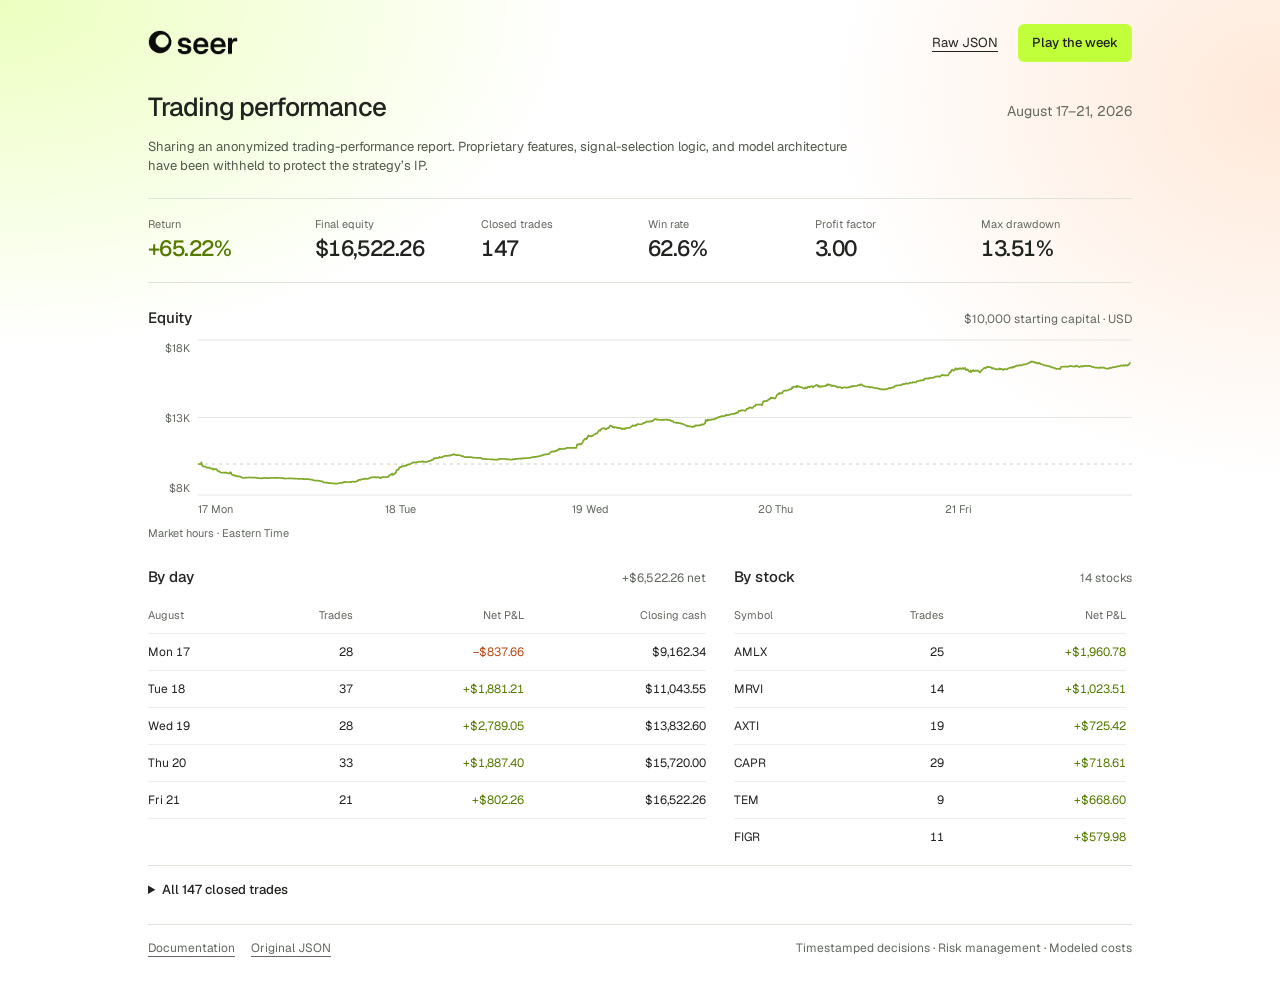
<file: index.html>
<!doctype html>
<html lang="en"><head><meta charset="utf-8"><meta name="viewport" content="width=device-width,initial-scale=1"><title>Seer — Trading performance · August 17–21, 2026</title><link rel="stylesheet" href="assets/report.css"></head>
<body><main>
<header><img src="assets/seer.png" alt="Seer"><nav aria-label="Report navigation"><a href="data/seer-anonymized.json" download>Raw JSON</a><a class="play" href="replay.html">Play the week</a></nav></header>
<div class="heading"><h1>Trading performance</h1><span class="date">August 17–21, 2026</span></div>
<p class="intro">Sharing an anonymized trading-performance report. Proprietary features, signal-selection logic, and model architecture have been withheld to protect the strategy’s IP.</p>
<div class="metrics"><div class="metric"><span>Return</span><strong>+65.22%</strong></div><div class="metric"><span>Final equity</span><strong>$16,522.26</strong></div><div class="metric"><span>Closed trades</span><strong>147</strong></div><div class="metric"><span>Win rate</span><strong>62.6%</strong></div><div class="metric"><span>Profit factor</span><strong>3.00</strong></div><div class="metric"><span>Max drawdown</span><strong>13.51%</strong></div></div>
<section class="section" aria-labelledby="equity-title"><div class="section-head"><h2 id="equity-title">Equity</h2><span>$10,000 starting capital · USD</span></div>
<div class="equity"><div class="axis" aria-hidden="true"><span>$18K</span><span>$13K</span><span>$8K</span></div><div class="plot"><svg viewBox="0 0 1000 150" preserveAspectRatio="none" role="img" aria-label="Equity during market hours, August 17–21. Starts at 10,000 dollars and ends at 16,522 dollars and 26 cents. Maximum observed drawdown 13.51 percent."><path d="M0 0H1000 M0 75H1000 M0 150H1000" stroke="#e4e7e0" stroke-width="1" fill="none" vector-effect="non-scaling-stroke"/><path d="M0 120H1000" stroke="#c7cec0" stroke-width="1" stroke-dasharray="3 4" fill="none" vector-effect="non-scaling-stroke"/><polyline points="0.00,120.00 3.08,120.07 3.59,118.49 4.10,120.07 4.62,121.65 5.13,121.52 5.64,122.43 8.21,122.48 8.72,122.99 9.23,123.45 11.79,123.51 12.31,123.40 12.82,124.11 13.33,124.09 13.85,124.55 14.36,124.46 14.87,124.32 14.87,124.38 15.90,124.47 16.41,125.41 16.92,124.66 17.44,124.98 17.95,125.31 18.46,124.96 18.97,125.09 19.49,124.92 20.00,125.09 20.51,126.06 21.03,126.79 22.05,126.84 22.56,127.36 23.08,127.23 23.59,127.60 24.10,128.07 24.62,128.40 25.64,128.46 26.15,128.41 26.67,128.41 27.18,128.41 27.69,128.39 28.21,128.52 28.72,128.41 29.23,128.33 29.74,128.41 30.26,128.52 30.77,128.41 31.28,128.62 31.28,128.69 31.79,128.74 32.31,128.99 33.85,129.12 34.36,128.08 34.87,128.08 35.38,128.23 35.90,129.86 36.41,130.44 37.95,130.53 38.46,130.84 38.97,131.26 39.49,131.46 40.00,131.26 40.51,131.57 41.03,131.57 41.03,131.66 42.05,131.71 42.56,132.06 43.08,132.05 43.59,131.98 44.10,131.90 44.62,132.05 45.13,132.22 45.13,132.31 45.64,132.39 46.15,132.45 46.67,132.71 47.18,133.47 49.23,133.53 49.74,133.34 50.26,133.39 50.77,133.19 51.28,133.18 51.79,133.18 52.31,133.06 52.82,133.13 53.33,133.07 53.85,133.04 54.36,133.10 54.87,132.97 55.38,133.03 55.90,133.02 56.41,133.14 56.92,133.12 57.44,133.14 57.95,133.13 58.46,133.10 58.97,133.18 59.49,133.19 60.00,133.13 60.51,133.03 61.03,133.19 61.54,133.21 62.05,133.26 62.56,133.43 63.08,133.45 63.59,133.60 64.10,133.61 64.62,133.70 65.13,133.70 65.64,133.78 66.15,133.74 66.67,133.81 67.18,133.80 67.69,133.86 68.21,133.89 68.72,133.71 69.23,133.70 69.74,133.78 70.26,133.73 70.77,133.48 71.28,133.49 71.79,133.50 72.31,133.50 72.82,133.63 73.33,133.70 73.85,133.67 74.36,133.71 75.38,133.69 75.90,133.57 76.41,133.49 76.92,133.49 77.44,133.55 77.95,133.48 80.51,133.54 81.03,133.43 81.54,133.48 82.05,133.43 82.56,133.34 83.08,133.40 83.59,133.35 84.10,133.40 84.62,133.34 85.13,133.34 85.64,133.44 86.15,133.42 86.67,133.42 87.18,133.54 87.69,133.55 88.72,133.60 89.23,133.61 89.74,133.64 90.26,133.71 90.77,133.73 91.28,133.74 91.79,133.91 92.31,133.97 92.82,133.98 93.33,134.11 93.85,134.11 94.36,134.03 94.87,134.04 95.38,134.05 95.90,134.05 96.41,133.95 96.92,133.89 97.44,133.89 97.95,133.91 98.46,134.00 98.97,134.00 99.49,134.01 100.00,133.96 100.51,134.01 101.03,133.96 101.54,133.94 102.56,134.07 103.08,134.23 104.10,134.17 104.62,134.11 105.13,134.14 106.15,134.29 107.18,134.35 107.69,134.40 108.21,134.39 108.72,134.37 109.23,134.35 109.74,134.29 110.26,134.29 110.77,134.33 111.28,134.27 111.79,134.31 112.31,134.44 112.82,134.58 112.82,134.64 116.41,134.69 116.92,134.60 117.44,134.70 117.95,134.68 118.46,134.80 118.97,134.69 119.49,134.89 119.49,134.95 120.00,135.00 120.51,134.98 121.03,135.18 121.54,135.13 122.05,135.04 122.56,135.22 123.08,135.69 123.08,135.78 123.59,135.83 124.10,135.83 124.62,135.91 125.13,135.96 125.64,136.07 126.15,136.07 126.67,135.97 126.67,136.03 128.21,136.13 128.72,136.13 129.23,136.25 129.74,136.38 130.26,136.38 130.77,136.44 131.28,136.50 131.28,136.66 132.82,136.74 133.33,136.93 133.85,137.36 134.36,137.85 136.41,137.94 136.92,138.03 137.44,138.15 137.95,137.89 138.46,138.08 138.97,138.38 139.49,138.32 139.49,138.43 142.56,138.51 143.08,138.69 144.62,138.79 145.13,138.79 145.64,138.85 146.15,138.91 146.67,138.85 147.18,138.91 147.69,138.85 147.69,138.88 149.23,138.97 149.74,138.89 150.26,138.70 150.77,138.61 151.28,138.56 151.79,138.42 152.31,138.18 152.82,138.13 153.33,138.28 153.85,138.39 154.36,138.23 154.87,137.75 154.87,137.75 155.90,137.83 156.41,137.40 156.92,137.30 157.44,137.30 157.95,137.58 158.46,137.30 158.97,137.39 158.97,137.42 163.08,137.47 163.59,137.37 164.10,137.34 164.62,137.23 165.13,137.14 165.64,137.11 166.15,137.12 166.15,137.15 168.21,137.23 168.72,137.07 169.23,136.89 169.74,136.64 170.26,136.65 170.77,136.36 171.28,136.26 171.79,135.24 172.31,135.29 172.31,135.28 173.85,135.36 174.36,135.13 174.87,134.93 175.38,134.74 175.90,134.74 176.41,134.69 176.92,134.74 177.44,134.45 177.95,134.40 178.46,134.35 178.97,134.11 179.49,134.34 180.00,134.21 180.51,134.45 181.03,134.54 181.54,134.45 182.05,134.21 182.56,134.21 183.08,133.77 183.59,133.72 184.10,133.48 184.62,133.29 184.62,133.38 185.13,133.43 185.64,132.90 186.15,133.01 186.67,132.84 187.18,132.86 187.69,132.82 188.21,132.81 188.21,132.88 188.72,132.96 189.23,132.57 189.74,132.67 190.26,133.06 190.77,132.91 191.28,132.91 191.79,132.77 192.31,132.79 192.82,133.06 193.33,132.86 193.85,132.96 194.36,133.15 194.87,133.68 195.38,133.11 195.90,133.54 196.41,133.39 196.92,132.96 197.44,132.43 197.95,132.48 197.95,132.56 203.08,132.62 203.59,132.54 204.10,132.00 204.62,131.18 205.13,130.99 205.64,130.65 206.15,130.27 206.15,130.35 207.18,130.40 207.69,129.30 208.21,129.86 208.72,130.61 209.23,130.29 209.74,129.74 210.26,129.74 210.77,128.97 211.28,128.56 211.79,128.71 212.31,127.04 212.82,125.89 212.82,125.88 213.33,125.93 213.85,125.35 214.36,125.53 214.87,125.19 215.38,123.64 215.90,123.07 216.41,123.47 216.92,123.24 217.44,122.80 217.95,122.62 218.46,122.06 218.97,122.29 218.97,122.33 220.51,122.38 221.03,121.48 221.54,121.90 222.05,121.65 222.56,121.68 223.08,121.53 223.59,120.61 223.59,120.77 224.62,120.82 225.13,120.45 225.64,120.33 226.15,120.28 226.67,120.42 227.18,120.20 227.69,119.76 228.21,119.44 228.72,119.20 229.23,118.98 229.74,118.70 230.26,118.54 230.26,118.56 230.77,118.61 231.28,118.41 231.79,118.30 232.31,118.51 232.82,118.56 233.33,118.40 233.85,118.60 234.36,118.47 234.87,118.12 235.38,118.05 235.90,117.95 236.41,117.75 236.41,117.75 237.44,117.81 237.95,117.86 238.46,117.97 238.97,117.97 239.49,117.52 240.00,117.43 240.51,117.50 240.51,117.42 241.03,117.48 241.54,118.01 243.08,118.06 243.59,118.04 244.10,117.81 244.62,118.08 245.13,117.96 245.64,117.86 246.15,117.47 246.67,117.12 247.18,117.22 247.69,117.18 248.21,116.90 248.72,116.68 248.72,116.71 249.23,116.79 249.74,116.57 250.26,116.10 250.77,116.14 251.28,116.03 251.79,115.70 252.31,114.76 252.82,114.47 253.33,114.80 253.85,114.38 254.36,114.45 254.87,114.40 255.38,113.99 255.90,114.33 256.41,114.29 256.92,114.18 257.44,114.08 257.95,113.86 258.46,113.08 258.97,113.52 258.97,113.61 261.03,113.67 261.54,113.39 262.05,112.96 262.56,112.78 263.08,112.75 263.59,112.36 264.10,112.21 264.10,112.17 266.67,112.23 267.18,112.08 267.69,111.92 268.21,111.95 268.72,112.04 269.23,112.11 269.74,111.52 269.74,111.69 270.77,111.74 271.28,111.29 271.79,110.99 272.31,111.08 272.82,111.11 273.33,111.05 273.85,110.38 273.85,110.44 274.36,110.50 274.87,110.91 275.38,111.22 275.90,111.19 276.41,111.36 279.49,111.46 280.00,111.52 280.51,111.52 281.03,111.82 281.54,111.76 282.05,112.35 283.08,112.41 283.59,112.51 284.10,112.61 284.62,112.96 285.13,113.20 285.64,113.38 292.82,113.43 293.33,113.48 293.85,113.87 294.36,113.87 294.87,113.85 295.38,113.89 295.90,113.94 296.41,113.92 296.92,113.85 297.44,113.76 297.95,114.19 298.46,114.01 298.46,114.07 302.56,114.12 303.08,114.09 303.59,114.41 304.10,115.00 306.15,115.06 306.67,115.08 307.18,115.10 307.69,115.09 308.21,115.34 308.72,115.27 309.23,115.30 309.23,115.35 312.82,115.41 313.33,115.48 313.85,115.77 314.36,115.40 314.87,115.60 315.38,115.48 315.90,115.61 315.90,115.73 318.97,115.83 319.49,115.83 320.00,115.71 320.51,115.60 321.03,115.71 321.54,115.54 322.05,115.19 322.05,115.30 322.56,115.35 323.08,115.03 323.59,115.07 324.10,114.93 324.62,114.95 325.13,114.92 325.64,115.03 325.64,115.11 327.18,115.17 327.69,115.13 328.21,115.05 328.72,115.10 329.23,115.13 329.74,115.34 330.26,115.52 330.26,115.49 332.31,115.55 332.82,115.53 333.33,115.61 333.85,115.66 334.36,115.65 334.87,115.78 335.38,115.81 335.38,115.83 335.90,115.89 336.41,115.79 336.92,115.37 337.44,115.43 337.95,115.48 338.46,115.34 338.97,115.33 338.97,115.43 339.49,115.49 340.00,115.00 340.51,115.05 341.03,115.07 341.54,115.07 342.05,115.07 342.56,115.00 343.08,114.86 343.59,114.68 344.10,114.84 344.62,114.82 345.13,114.82 345.13,114.88 345.64,114.99 346.15,114.99 346.67,114.41 347.18,114.48 347.69,114.48 348.21,114.56 348.72,114.39 348.72,114.46 349.23,114.51 349.74,114.33 350.26,114.42 350.77,114.42 351.28,114.27 351.79,114.28 352.31,114.35 352.82,114.17 353.33,114.19 353.85,114.17 354.36,114.16 354.87,113.90 354.87,114.01 355.38,114.06 355.90,114.10 356.41,113.88 356.92,113.56 357.44,113.49 357.95,113.39 358.46,113.55 358.46,113.52 358.97,113.62 359.49,113.26 360.00,113.08 360.51,113.14 361.03,113.02 361.54,113.26 362.05,112.90 362.05,112.95 362.56,113.00 363.08,112.93 363.59,112.86 364.10,112.79 364.62,112.65 365.13,112.53 365.64,112.37 365.64,112.29 366.15,112.39 366.67,112.27 367.18,112.03 367.69,112.03 368.21,111.55 368.72,111.26 369.23,111.32 369.23,111.36 369.74,111.42 370.26,111.13 370.77,110.91 371.28,110.91 371.79,110.77 372.31,110.53 372.82,110.63 372.82,110.63 373.85,110.69 374.36,110.44 374.87,110.41 375.38,110.46 375.90,110.47 376.41,109.53 376.92,109.19 377.44,108.52 377.95,108.52 378.46,108.15 378.97,107.85 379.49,107.92 379.49,107.96 380.00,108.02 380.51,108.02 381.03,108.02 381.54,107.92 382.05,107.51 382.56,107.24 383.08,107.57 383.59,107.28 384.10,106.84 384.62,106.98 385.13,106.23 385.64,106.27 385.64,106.26 386.15,106.32 386.67,105.14 387.18,105.37 387.69,105.55 388.21,105.26 388.72,105.28 389.23,105.45 389.23,105.52 390.26,105.57 390.77,105.35 391.28,105.09 391.79,105.21 392.31,105.31 392.82,105.33 393.33,105.14 393.85,104.80 394.36,104.70 394.87,104.65 395.38,104.36 395.90,104.29 395.90,104.35 405.13,104.45 405.64,101.45 406.15,100.97 406.67,101.40 407.18,101.21 407.69,101.09 408.21,100.61 408.21,100.71 408.72,100.77 409.23,101.10 409.74,100.52 410.26,100.99 410.77,100.03 411.28,99.75 411.79,99.13 412.31,97.72 412.82,97.21 413.33,96.63 413.85,96.07 414.36,95.52 414.36,95.55 415.38,95.66 415.90,96.00 416.41,94.45 416.92,94.69 417.44,93.24 417.95,92.40 418.46,92.82 418.46,92.94 420.51,93.01 421.03,92.81 421.54,93.24 422.05,92.96 422.56,92.41 423.08,92.32 423.59,91.78 424.10,91.35 424.62,91.25 425.13,91.07 425.64,90.70 426.15,90.28 426.15,90.37 427.18,90.49 427.69,89.96 428.21,89.17 428.72,88.06 429.23,87.86 429.74,87.20 430.26,87.66 430.77,87.65 431.28,86.41 431.79,86.55 432.31,85.69 432.82,85.49 432.82,85.55 433.85,85.63 434.36,85.46 434.87,85.68 435.38,85.45 435.90,85.92 436.41,86.54 436.92,86.56 437.44,85.91 437.95,85.76 438.46,85.37 438.97,84.89 439.49,85.37 440.00,84.77 440.51,83.89 441.03,83.19 441.54,82.72 442.05,82.77 442.56,83.20 443.08,83.60 443.59,83.64 444.10,84.39 444.62,84.50 445.13,84.06 445.64,84.41 446.15,84.88 446.67,84.32 447.18,84.56 447.69,84.63 448.21,84.52 448.72,85.36 449.23,85.37 449.74,85.18 450.26,84.99 450.77,85.14 451.28,85.08 451.79,85.20 452.31,85.30 452.82,85.49 453.33,85.89 453.85,86.25 454.36,86.05 454.87,85.58 455.38,85.62 455.90,86.11 456.41,86.13 456.92,86.27 457.44,85.27 457.95,85.48 458.46,85.51 458.97,85.12 459.49,84.93 460.00,84.94 460.51,84.92 461.03,85.23 461.54,85.11 462.05,85.08 462.56,84.61 463.08,84.26 463.59,83.87 464.10,83.77 464.62,83.27 465.13,83.18 465.64,82.51 466.15,82.89 466.67,82.96 467.18,83.17 467.69,82.90 468.21,82.46 468.72,82.77 469.23,82.69 469.74,82.16 470.26,81.96 470.77,81.14 471.28,81.43 471.28,81.52 474.36,81.59 474.87,81.45 475.38,81.24 475.90,80.99 476.41,80.62 476.92,80.13 477.44,80.32 477.44,80.23 477.95,80.29 478.46,80.10 478.97,79.81 479.49,79.32 480.00,79.43 480.51,78.81 481.03,78.73 481.03,78.96 483.59,79.03 484.10,78.76 484.62,79.04 485.13,78.34 485.64,78.51 486.15,78.49 486.67,78.59 487.18,78.10 487.69,77.46 488.21,77.32 488.72,76.79 489.23,76.46 489.23,76.51 489.74,76.63 490.26,76.66 490.77,77.02 491.28,76.87 491.79,76.88 492.31,77.16 492.82,77.02 492.82,77.14 495.38,77.26 495.90,77.35 496.41,77.35 496.92,77.17 497.44,77.44 497.95,77.07 498.46,77.26 498.97,77.21 499.49,77.21 500.00,77.12 500.51,77.17 501.03,77.07 501.54,77.26 502.05,77.07 502.56,77.07 503.08,77.49 503.59,77.44 504.10,77.17 504.62,77.50 505.13,77.67 505.64,77.63 506.15,78.00 506.67,78.49 507.69,78.55 508.21,78.48 508.72,78.63 509.23,79.61 509.74,79.77 511.28,79.83 511.79,80.24 512.31,80.15 512.82,80.02 513.33,80.24 513.85,80.24 514.36,80.21 514.36,80.31 514.87,80.37 515.38,80.53 515.90,80.45 516.41,80.68 516.92,80.75 517.44,80.82 517.95,81.12 517.95,81.11 518.97,81.17 519.49,81.49 520.00,81.69 520.51,81.75 521.03,81.80 521.54,82.27 522.05,82.73 522.05,82.79 522.56,82.86 523.08,82.74 523.59,82.92 524.10,83.44 524.62,83.53 525.13,83.15 525.64,83.40 525.64,83.47 526.15,83.53 526.67,83.53 527.18,83.65 527.69,83.55 528.21,83.91 528.72,83.97 529.23,84.12 529.23,84.16 529.74,84.27 530.26,83.67 530.77,83.67 531.28,83.67 531.79,83.80 532.31,82.82 532.82,82.59 533.33,82.46 533.85,82.86 534.36,82.72 534.87,82.59 535.38,82.72 535.90,82.86 536.41,82.86 536.92,82.46 537.44,82.46 537.95,82.46 538.46,82.32 538.97,82.32 539.49,81.51 540.00,81.65 540.51,81.85 541.03,81.90 541.54,81.72 542.05,81.04 542.56,80.31 542.56,80.42 543.08,80.54 543.59,77.34 544.10,78.05 544.10,78.17 544.62,78.29 545.13,78.20 545.64,77.09 546.15,77.09 546.67,77.86 547.18,77.45 547.69,77.09 547.69,77.21 548.21,77.29 548.72,77.29 549.23,77.06 549.74,76.84 550.26,76.97 550.77,76.71 551.28,76.71 551.28,76.73 551.79,76.80 552.31,76.84 552.82,76.69 553.33,76.50 553.85,76.30 554.36,75.79 554.87,75.58 554.87,75.64 555.38,75.76 555.90,75.65 556.41,75.19 556.92,74.68 557.44,74.63 557.95,74.54 558.46,74.25 558.97,74.40 559.49,74.25 560.00,73.82 560.51,73.68 561.03,73.69 561.54,73.68 562.05,73.53 562.56,73.68 563.08,73.68 563.59,73.61 564.10,73.32 564.62,72.82 565.13,73.17 565.64,72.53 566.15,72.46 566.15,72.58 568.21,72.65 568.72,72.40 569.23,72.23 569.74,72.03 570.26,71.89 570.77,71.83 571.28,71.63 571.79,71.58 572.31,71.52 572.82,71.58 573.33,71.63 573.85,71.44 573.85,71.48 574.36,71.60 574.87,71.05 575.38,71.05 575.90,70.91 576.41,70.29 576.92,70.49 577.44,70.08 577.95,70.08 578.46,69.88 578.97,68.57 579.49,68.67 580.00,68.57 580.00,68.69 580.51,68.78 581.03,68.60 581.54,67.93 582.05,67.96 582.56,68.08 583.08,67.99 583.59,67.99 583.59,68.08 584.62,68.20 585.13,68.33 585.64,68.57 586.15,68.40 586.67,67.93 587.18,67.39 587.69,66.44 587.69,66.43 589.23,66.50 589.74,66.04 590.26,65.40 590.77,65.13 591.28,65.54 591.79,65.44 592.31,65.49 592.82,65.89 593.33,65.93 593.85,65.66 594.36,65.34 594.87,64.49 595.38,64.10 595.90,64.07 596.41,63.75 596.92,63.52 597.44,62.57 597.44,62.51 603.08,62.58 603.59,63.24 604.10,62.66 604.62,61.03 605.13,59.28 605.64,59.58 606.15,59.11 606.15,59.17 607.69,59.24 608.21,59.15 608.72,58.86 609.23,58.98 609.74,58.89 610.26,58.06 610.77,57.62 610.77,57.52 611.79,57.59 612.31,56.73 612.82,56.51 613.33,55.67 613.85,56.59 614.36,56.13 614.87,55.68 614.87,55.86 615.90,56.00 616.41,56.45 617.44,56.52 617.95,56.58 618.46,55.77 618.97,55.00 619.49,53.75 620.00,53.07 620.51,52.38 620.51,52.51 621.54,52.65 622.05,51.86 622.56,51.07 623.08,51.86 623.59,51.94 624.10,51.54 624.62,51.39 624.62,51.37 625.64,51.44 626.15,50.17 626.67,49.34 627.18,49.36 627.69,49.07 628.21,48.99 628.72,48.83 628.72,48.89 630.26,48.97 630.77,48.87 631.28,48.74 631.79,48.61 632.31,48.31 632.82,48.01 633.33,47.61 633.33,47.69 634.36,47.76 634.87,47.62 635.38,47.40 635.90,46.06 636.41,46.59 636.92,46.10 637.44,45.25 637.44,45.31 637.95,45.38 638.46,45.26 638.97,45.26 639.49,45.03 640.00,45.45 640.51,45.61 641.03,44.36 641.03,44.25 641.54,44.32 642.05,45.23 642.56,44.78 643.08,44.59 643.59,45.23 644.10,45.37 644.62,45.47 644.62,45.56 645.64,45.64 646.15,45.58 646.67,45.94 647.18,46.07 647.69,46.24 648.21,46.90 649.23,47.00 649.74,46.82 650.26,45.76 650.77,46.45 651.28,46.64 651.79,46.55 652.31,46.19 652.82,45.34 653.33,45.05 653.85,45.34 654.36,45.50 654.87,45.67 655.38,45.53 655.90,44.81 656.41,44.87 656.92,44.67 657.44,44.74 657.95,44.98 658.46,45.91 658.97,45.44 659.49,44.96 660.00,44.87 660.51,44.37 661.03,43.97 661.54,43.77 662.05,43.55 662.56,43.52 663.08,43.85 663.59,44.79 664.10,44.18 664.62,44.33 665.13,45.35 665.64,44.72 666.15,45.32 666.67,44.91 667.18,45.05 667.69,45.10 668.21,44.56 668.72,44.63 669.23,44.96 669.74,44.94 670.26,44.92 670.77,44.60 671.28,44.57 671.79,44.35 672.31,44.61 672.82,43.69 673.33,43.03 673.85,43.72 674.36,43.02 674.87,43.24 675.38,43.03 675.90,43.21 676.41,43.36 676.92,43.46 677.44,43.66 677.95,44.39 678.46,43.91 678.97,44.41 679.49,44.56 680.00,44.00 680.51,44.29 681.03,44.38 681.54,44.65 682.05,44.79 682.56,44.66 683.08,44.54 683.59,45.16 684.10,45.58 684.62,45.88 685.13,45.53 685.64,45.70 686.15,45.89 686.67,45.56 687.18,45.71 687.69,45.62 688.21,46.00 688.72,46.30 689.23,46.51 689.74,46.61 690.26,46.22 690.77,46.00 691.28,45.92 691.79,45.79 692.31,45.87 692.82,45.99 693.33,46.04 693.85,46.04 694.36,45.89 694.87,45.79 695.38,46.17 695.90,45.97 696.41,45.65 696.92,45.80 697.44,45.63 697.95,45.35 698.46,45.35 698.97,45.14 699.49,44.82 700.00,45.13 700.51,45.08 701.03,44.48 701.54,44.53 702.05,44.60 702.56,44.56 703.08,44.58 703.59,44.47 704.10,44.53 704.62,44.51 705.13,44.54 705.64,44.54 706.15,43.86 706.67,43.79 707.18,43.79 707.69,43.28 708.21,43.84 708.72,43.72 709.23,43.42 709.74,43.00 710.26,43.25 710.77,43.01 711.28,43.69 711.28,43.79 711.79,43.87 712.31,44.33 712.82,44.63 713.33,44.66 713.85,44.63 714.36,45.09 716.41,45.22 716.92,45.15 717.44,45.22 717.95,45.37 718.46,45.65 718.97,45.65 719.49,45.65 719.49,45.79 721.03,45.86 721.54,45.58 722.05,45.80 722.56,45.89 723.08,45.95 723.59,46.41 724.10,46.38 724.10,46.45 724.62,46.53 725.13,46.66 725.64,46.69 726.15,46.66 726.67,46.58 727.18,46.74 727.69,46.81 727.69,46.88 728.21,47.02 728.72,46.94 729.23,47.26 729.74,47.34 730.26,47.67 730.77,47.59 731.28,47.59 731.28,47.73 734.87,47.80 735.38,47.79 735.90,47.83 736.41,47.75 736.92,47.58 737.44,47.39 737.95,47.26 737.95,47.32 738.46,47.40 738.97,46.98 739.49,46.48 740.00,46.60 740.51,46.37 741.03,46.77 741.54,46.63 742.05,46.48 742.56,46.36 743.08,45.99 743.59,46.09 744.10,45.79 744.10,45.84 744.62,45.97 745.13,45.55 745.64,45.46 746.15,44.59 746.67,44.15 747.18,44.08 747.69,44.01 747.69,44.14 748.21,44.22 748.72,44.06 749.23,43.90 749.74,43.82 750.26,43.78 750.77,43.81 751.28,43.73 751.28,43.75 751.79,43.86 752.31,43.81 752.82,43.68 753.33,43.08 753.85,43.19 754.36,42.69 754.87,42.52 754.87,42.64 755.38,42.71 755.90,42.63 756.41,42.70 756.92,42.45 757.44,42.16 757.95,41.95 758.46,42.09 758.46,42.23 759.49,42.30 760.00,42.24 760.51,42.18 761.03,42.04 761.54,41.92 762.05,41.35 762.56,41.20 762.56,41.28 763.08,41.42 763.59,41.39 764.10,41.39 764.62,41.56 765.13,40.89 765.64,40.72 766.15,40.72 766.15,40.87 766.67,40.98 767.18,40.98 767.69,40.87 768.21,40.87 768.72,40.98 769.23,40.42 769.74,39.92 769.74,39.82 770.77,39.91 771.28,39.70 771.79,39.62 772.31,39.41 772.82,39.44 773.33,39.41 773.85,38.93 773.85,39.14 774.36,39.26 774.87,39.15 775.38,38.92 775.90,38.81 776.41,38.76 776.92,38.98 777.44,37.59 777.44,37.82 777.95,37.96 778.46,37.20 778.97,37.29 779.49,37.29 780.00,37.29 780.51,37.20 781.03,37.29 781.03,37.35 781.54,37.43 782.05,37.36 782.56,36.98 783.08,37.06 783.59,36.92 784.10,36.57 784.62,36.54 784.62,36.61 786.67,36.71 787.18,36.42 787.69,36.49 788.21,36.12 788.72,36.12 789.23,35.53 789.74,35.31 789.74,35.41 790.26,35.55 790.77,35.48 791.28,35.25 791.79,35.33 792.31,35.16 792.82,35.03 793.33,35.40 793.85,35.40 794.36,35.48 794.87,35.25 795.38,34.51 795.90,34.36 796.41,33.98 796.92,33.69 797.44,34.02 797.95,34.06 797.95,34.20 803.08,34.30 803.59,33.53 804.10,32.76 804.62,31.34 805.13,31.30 805.64,31.12 806.15,30.96 806.67,29.01 807.18,28.93 807.69,28.62 808.21,29.12 808.72,29.80 809.23,29.47 809.74,29.20 810.26,28.98 810.77,27.63 811.28,27.30 811.79,27.89 812.31,28.42 812.82,28.60 813.33,28.38 813.85,27.66 814.36,27.84 814.87,28.07 815.38,27.44 815.90,27.33 816.41,27.69 816.92,27.74 817.44,27.96 817.95,27.80 818.46,26.99 818.97,27.33 819.49,28.07 820.00,28.01 820.51,27.83 821.03,26.89 821.54,27.39 822.05,28.58 822.56,29.23 823.08,29.04 823.59,28.35 824.10,28.54 824.62,29.30 825.13,30.08 825.64,30.41 826.15,30.47 826.67,30.73 827.18,29.69 827.69,31.06 828.21,30.44 828.72,30.05 829.23,29.73 829.74,29.06 830.26,29.45 830.77,30.30 831.28,30.15 831.79,30.04 832.31,29.42 832.82,29.59 833.33,29.56 833.85,29.79 834.36,29.34 834.87,29.69 835.38,29.96 835.90,30.41 836.41,30.35 836.92,31.40 837.44,31.19 837.95,30.56 838.46,29.91 838.97,29.40 839.49,28.71 840.00,28.42 840.51,28.11 841.03,27.69 841.54,27.25 842.05,26.91 842.56,27.01 843.08,27.22 843.59,27.03 844.10,26.37 844.62,25.99 845.13,26.05 845.64,26.27 846.15,26.26 846.67,26.16 847.18,26.35 847.69,26.21 848.21,26.28 848.72,26.47 849.23,26.40 849.74,27.12 850.26,27.69 850.77,27.10 851.28,27.11 851.79,27.26 852.31,27.68 852.82,28.07 853.33,28.11 853.85,28.25 854.36,28.01 854.87,28.37 855.38,28.52 855.90,28.38 856.41,28.35 856.92,28.54 857.44,28.19 857.95,27.54 858.46,27.44 858.97,28.41 859.49,28.09 860.00,27.90 860.51,28.00 861.03,28.25 861.54,28.81 862.05,28.88 862.56,28.71 863.08,28.13 863.59,27.89 864.10,28.32 864.62,28.35 865.13,28.44 865.13,28.43 866.15,28.51 866.67,28.05 867.18,27.47 867.69,27.57 868.21,27.34 868.72,27.14 869.23,26.73 869.23,26.79 870.26,26.87 870.77,26.51 871.28,26.85 871.79,26.90 872.31,25.96 872.82,26.37 873.33,25.80 873.33,25.89 873.85,25.97 874.36,26.12 874.87,25.65 875.38,25.11 875.90,25.02 876.41,24.98 876.92,24.65 876.92,24.76 877.95,24.86 878.46,24.82 878.97,24.60 879.49,24.86 880.00,24.38 880.51,24.31 881.03,24.45 881.54,24.60 882.05,24.60 882.56,24.16 883.08,24.01 883.59,23.54 883.59,23.57 885.13,23.65 885.64,23.65 886.15,23.55 886.67,23.42 887.18,23.05 887.69,22.98 888.21,22.68 888.21,22.63 889.23,22.73 889.74,22.16 890.26,22.02 890.77,21.45 891.28,21.20 891.79,21.52 892.31,20.77 892.31,20.91 893.33,20.99 893.85,21.15 894.36,20.97 894.87,20.96 895.38,21.48 895.90,21.84 896.41,21.83 896.41,21.88 896.92,22.05 897.44,21.84 897.95,22.35 898.46,22.66 898.97,22.45 899.49,22.56 900.00,22.30 900.00,22.52 900.51,22.66 901.03,22.29 901.54,22.66 902.05,23.25 902.56,23.25 903.08,23.61 904.62,23.72 905.13,24.02 905.64,24.36 906.15,24.70 906.67,24.74 907.18,24.46 907.69,24.46 908.21,24.65 908.72,25.15 910.77,25.26 911.28,25.26 911.79,25.45 912.31,25.75 912.82,25.93 913.33,26.31 913.85,26.31 913.85,26.48 914.36,26.62 914.87,26.55 915.38,26.55 915.90,26.91 916.41,27.13 916.92,27.27 917.44,27.20 917.44,27.41 917.95,27.49 918.46,27.81 918.97,27.93 919.49,28.07 920.00,27.78 920.51,27.80 921.03,27.67 921.03,27.75 921.54,27.92 922.05,27.82 922.56,27.92 923.08,28.12 923.59,27.00 924.10,25.97 924.62,25.77 924.62,25.79 926.15,25.90 926.67,25.76 927.18,25.79 927.69,25.64 928.21,25.68 928.72,25.73 929.23,25.69 929.74,25.76 930.26,25.85 930.77,25.77 931.28,25.85 931.79,25.78 932.31,25.71 932.82,25.49 933.33,25.21 933.85,25.19 934.36,25.26 934.87,25.14 935.38,25.26 935.90,25.66 936.41,25.59 936.92,25.52 937.44,25.64 937.95,25.65 938.46,25.81 938.97,25.79 939.49,25.22 940.00,24.85 940.51,25.34 941.03,25.21 941.54,25.35 942.05,25.20 942.56,25.74 943.08,25.93 943.59,26.22 944.10,25.83 944.62,25.68 945.13,25.46 945.64,25.32 946.15,25.66 946.67,25.32 947.18,25.49 947.69,25.48 948.21,25.41 948.72,25.12 949.23,25.09 949.74,24.94 950.26,25.00 950.77,25.12 951.28,24.97 951.79,25.16 952.31,25.26 952.82,25.14 953.33,24.98 953.85,25.12 954.36,25.12 954.87,25.02 955.38,25.32 955.90,25.27 956.41,25.58 956.92,26.08 957.44,26.11 957.95,26.15 958.46,26.03 958.97,26.08 959.49,26.36 960.00,26.62 960.51,26.84 961.03,26.60 961.54,26.75 962.05,26.77 962.56,26.69 963.08,26.89 963.59,26.97 964.10,27.03 964.62,27.03 965.13,26.70 965.64,26.63 966.15,26.92 966.67,26.48 967.18,26.61 967.69,26.74 968.21,26.79 968.72,26.72 969.23,26.69 969.74,26.58 970.26,26.99 970.77,27.12 971.28,27.19 971.79,27.60 973.85,27.77 974.36,27.77 974.87,27.56 975.38,27.56 975.90,26.94 976.41,26.94 976.92,26.97 976.92,27.06 977.44,27.13 977.95,26.75 978.46,26.52 978.97,26.66 979.49,26.50 980.00,26.14 980.51,26.18 980.51,26.20 981.03,26.28 981.54,26.38 982.05,26.39 982.56,26.11 983.08,25.67 983.59,25.68 984.10,25.53 984.10,25.54 984.62,25.68 985.13,25.53 985.64,25.53 986.15,25.23 986.67,25.23 987.18,25.16 987.69,24.68 987.69,24.71 990.26,24.83 990.77,24.39 991.28,24.39 991.79,24.97 992.31,24.68 992.82,24.29 993.33,24.49 993.85,24.29 994.36,24.58 994.87,24.88 995.38,24.78 995.90,23.80 996.41,23.80 996.92,23.61 997.44,22.44 997.95,22.05 997.95,22.17" fill="none" stroke="#80a82b" stroke-width="1.7" stroke-linejoin="round" vector-effect="non-scaling-stroke"/></svg><div class="dates"><span>17 Mon</span><span>18 Tue</span><span>19 Wed</span><span>20 Thu</span><span>21 Fri</span></div></div></div>
<p class="stat-note">Market hours · Eastern Time</p></section>
<div class="tables"><section class="section"><div class="section-head"><h2>By day</h2><span>+$6,522.26 net</span></div><table><thead><tr><th scope="col">August</th><th scope="col">Trades</th><th scope="col">Net P&amp;L</th><th scope="col">Closing cash</th></tr></thead><tbody><tr><td>Mon 17</td><td>28</td><td class="negative">−$837.66</td><td>$9,162.34</td></tr><tr><td>Tue 18</td><td>37</td><td class="positive">+$1,881.21</td><td>$11,043.55</td></tr><tr><td>Wed 19</td><td>28</td><td class="positive">+$2,789.05</td><td>$13,832.60</td></tr><tr><td>Thu 20</td><td>33</td><td class="positive">+$1,887.40</td><td>$15,720.00</td></tr><tr><td>Fri 21</td><td>21</td><td class="positive">+$802.26</td><td>$16,522.26</td></tr></tbody></table></section>
<section class="section"><div class="section-head"><h2>By stock</h2><span>14 stocks</span></div><div class="stock-wrap" tabindex="0" role="region" aria-label="Results by stock"><table><thead><tr><th scope="col">Symbol</th><th scope="col">Trades</th><th scope="col">Net P&amp;L</th></tr></thead><tbody><tr><td>AMLX</td><td>25</td><td class="positive">+$1,960.78</td></tr><tr><td>MRVI</td><td>14</td><td class="positive">+$1,023.51</td></tr><tr><td>AXTI</td><td>19</td><td class="positive">+$725.42</td></tr><tr><td>CAPR</td><td>29</td><td class="positive">+$718.61</td></tr><tr><td>TEM</td><td>9</td><td class="positive">+$668.60</td></tr><tr><td>FIGR</td><td>11</td><td class="positive">+$579.98</td></tr><tr><td>COIN</td><td>5</td><td class="positive">+$305.64</td></tr><tr><td>RGTI</td><td>4</td><td class="positive">+$245.40</td></tr><tr><td>ARCT</td><td>6</td><td class="positive">+$210.56</td></tr><tr><td>PSNL</td><td>6</td><td class="positive">+$162.66</td></tr><tr><td>MSTR</td><td>7</td><td class="positive">+$112.19</td></tr><tr><td>CBRS</td><td>9</td><td class="positive">+$12.54</td></tr><tr><td>ARGX</td><td>1</td><td class="negative">−$54.57</td></tr><tr><td>HOOD</td><td>2</td><td class="negative">−$149.06</td></tr></tbody></table></div></section></div>
<details><summary>All 147 closed trades</summary><p class="trade-notes">Entry and exit timestamps · Eastern Time. Net P&amp;L includes the modeled transaction costs in the report. Open the replay to explore decisions, risk levels, and sources.</p><div class="table-scroll" tabindex="0" role="region" aria-label="All closed trades"><table><thead><tr><th scope="col">Trade</th><th scope="col">Symbol</th><th scope="col">Date</th><th scope="col">Entry</th><th scope="col">Exit</th><th scope="col">Shares</th><th scope="col">Net P&amp;L</th></tr></thead><tbody><tr><td>0001</td><td>AXTI</td><td>Aug 17</td><td>09:36 · $87.10</td><td>09:41 · $85.25</td><td>86</td><td class="negative">−$161.87</td></tr><tr><td>0002</td><td>TEM</td><td>Aug 17</td><td>09:46 · $51.31</td><td>09:48 · $50.64</td><td>100</td><td class="negative">−$68.27</td></tr><tr><td>0003</td><td>AXTI</td><td>Aug 17</td><td>09:53 · $90.98</td><td>09:59 · $89.92</td><td>56</td><td class="negative">−$61.56</td></tr><tr><td>0004</td><td>CAPR</td><td>Aug 17</td><td>10:01 · $7.10</td><td>10:11 · $6.89</td><td>716</td><td class="negative">−$161.12</td></tr><tr><td>0005</td><td>AXTI</td><td>Aug 17</td><td>10:13 · $92.76</td><td>10:18 · $90.77</td><td>53</td><td class="negative">−$107.20</td></tr><tr><td>0006</td><td>PSNL</td><td>Aug 17</td><td>10:20 · $14.19</td><td>10:31 · $14.14</td><td>348</td><td class="negative">−$19.02</td></tr><tr><td>0007</td><td>FIGR</td><td>Aug 17</td><td>10:32 · $33.52</td><td>10:33 · $33.39</td><td>147</td><td class="negative">−$20.31</td></tr><tr><td>0008</td><td>CAPR</td><td>Aug 17</td><td>10:36 · $7.10</td><td>10:41 · $7.02</td><td>991</td><td class="negative">−$96.51</td></tr><tr><td>0009</td><td>CAPR</td><td>Aug 17</td><td>10:44 · $7.02</td><td>10:50 · $6.92</td><td>694</td><td class="negative">−$81.35</td></tr><tr><td>0010</td><td>CBRS</td><td>Aug 17</td><td>10:52 · $255.29</td><td>10:58 · $253.01</td><td>18</td><td class="negative">−$43.18</td></tr><tr><td>0011</td><td>CAPR</td><td>Aug 17</td><td>10:59 · $6.92</td><td>11:02 · $6.82</td><td>695</td><td class="negative">−$77.91</td></tr><tr><td>0012</td><td>ARGX</td><td>Aug 17</td><td>11:06 · $993.17</td><td>12:57 · $984.44</td><td>6</td><td class="negative">−$54.57</td></tr><tr><td>0013</td><td>RGTI</td><td>Aug 17</td><td>12:59 · $18.83</td><td>13:10 · $18.75</td><td>251</td><td class="negative">−$22.80</td></tr><tr><td>0014</td><td>CBRS</td><td>Aug 17</td><td>13:17 · $257.44</td><td>13:23 · $256.39</td><td>18</td><td class="negative">−$21.01</td></tr><tr><td>0015</td><td>CBRS</td><td>Aug 17</td><td>13:24 · $257.19</td><td>13:30 · $254.24</td><td>18</td><td class="negative">−$55.27</td></tr><tr><td>0016</td><td>MSTR</td><td>Aug 17</td><td>13:31 · $97.28</td><td>13:37 · $96.97</td><td>48</td><td class="negative">−$16.89</td></tr><tr><td>0017</td><td>MRVI</td><td>Aug 17</td><td>13:40 · $5.70</td><td>13:46 · $5.66</td><td>821</td><td class="negative">−$41.77</td></tr><tr><td>0018</td><td>CAPR</td><td>Aug 17</td><td>13:49 · $7.46</td><td>13:52 · $7.35</td><td>624</td><td class="negative">−$79.66</td></tr><tr><td>0019</td><td>CAPR</td><td>Aug 17</td><td>13:56 · $7.28</td><td>14:02 · $7.23</td><td>634</td><td class="negative">−$38.24</td></tr><tr><td>0020</td><td>CAPR</td><td>Aug 17</td><td>14:08 · $7.17</td><td>14:09 · $7.16</td><td>640</td><td class="negative">−$17.54</td></tr><tr><td>0021</td><td>MRVI</td><td>Aug 17</td><td>14:12 · $5.64</td><td>14:18 · $5.64</td><td>812</td><td class="negative">−$12.86</td></tr><tr><td>0022</td><td>CAPR</td><td>Aug 17</td><td>14:21 · $7.21</td><td>14:32 · $7.34</td><td>635</td><td class="positive">+$75.87</td></tr><tr><td>0023</td><td>CAPR</td><td>Aug 17</td><td>14:34 · $7.29</td><td>14:40 · $7.33</td><td>634</td><td class="positive">+$21.58</td></tr><tr><td>0024</td><td>CBRS</td><td>Aug 17</td><td>14:48 · $254.59</td><td>14:54 · $255.73</td><td>18</td><td class="positive">+$18.36</td></tr><tr><td>0025</td><td>CAPR</td><td>Aug 17</td><td>14:58 · $7.15</td><td>15:06 · $7.36</td><td>648</td><td class="positive">+$124.41</td></tr><tr><td>0026</td><td>CAPR</td><td>Aug 17</td><td>15:09 · $7.32</td><td>15:30 · $7.53</td><td>643</td><td class="positive">+$126.56</td></tr><tr><td>0027</td><td>AXTI</td><td>Aug 17</td><td>15:31 · $96.12</td><td>15:37 · $96.85</td><td>49</td><td class="positive">+$33.78</td></tr><tr><td>0028</td><td>CAPR</td><td>Aug 17</td><td>15:38 · $7.44</td><td>15:56 · $7.49</td><td>643</td><td class="positive">+$20.69</td></tr><tr><td>0029</td><td>RGTI</td><td>Aug 18</td><td>09:36 · $18.04</td><td>09:42 · $18.61</td><td>266</td><td class="positive">+$147.93</td></tr><tr><td>0030</td><td>AMLX</td><td>Aug 18</td><td>09:44 · $28.41</td><td>09:55 · $30.16</td><td>171</td><td class="positive">+$297.71</td></tr><tr><td>0031</td><td>AMLX</td><td>Aug 18</td><td>09:56 · $30.20</td><td>10:07 · $31.63</td><td>166</td><td class="positive">+$236.72</td></tr><tr><td>0032</td><td>AMLX</td><td>Aug 18</td><td>10:10 · $31.13</td><td>10:16 · $31.77</td><td>165</td><td class="positive">+$104.01</td></tr><tr><td>0033</td><td>MSTR</td><td>Aug 18</td><td>10:18 · $94.61</td><td>10:29 · $97.33</td><td>55</td><td class="positive">+$147.27</td></tr><tr><td>0034</td><td>AMLX</td><td>Aug 18</td><td>10:30 · $31.01</td><td>10:41 · $31.33</td><td>170</td><td class="positive">+$53.71</td></tr><tr><td>0035</td><td>TEM</td><td>Aug 18</td><td>10:43 · $49.98</td><td>10:49 · $50.21</td><td>106</td><td class="positive">+$22.19</td></tr><tr><td>0036</td><td>AMLX</td><td>Aug 18</td><td>10:50 · $30.77</td><td>10:51 · $30.55</td><td>173</td><td class="negative">−$39.19</td></tr><tr><td>0037</td><td>AMLX</td><td>Aug 18</td><td>10:54 · $31.00</td><td>11:05 · $31.51</td><td>171</td><td class="positive">+$86.52</td></tr><tr><td>0038</td><td>AMLX</td><td>Aug 18</td><td>11:06 · $31.72</td><td>11:25 · $32.58</td><td>241</td><td class="positive">+$206.49</td></tr><tr><td>0039</td><td>AXTI</td><td>Aug 18</td><td>11:29 · $84.48</td><td>11:35 · $86.02</td><td>64</td><td class="positive">+$95.98</td></tr><tr><td>0040</td><td>CBRS</td><td>Aug 18</td><td>11:40 · $220.37</td><td>11:46 · $221.76</td><td>25</td><td class="positive">+$32.58</td></tr><tr><td>0041</td><td>AMLX</td><td>Aug 18</td><td>11:48 · $31.81</td><td>11:54 · $32.30</td><td>173</td><td class="positive">+$83.09</td></tr><tr><td>0042</td><td>AMLX</td><td>Aug 18</td><td>11:55 · $32.32</td><td>11:59 · $31.97</td><td>172</td><td class="negative">−$61.04</td></tr><tr><td>0043</td><td>CAPR</td><td>Aug 18</td><td>12:05 · $6.84</td><td>12:10 · $6.77</td><td>810</td><td class="negative">−$66.45</td></tr><tr><td>0044</td><td>AXTI</td><td>Aug 18</td><td>12:12 · $83.91</td><td>12:17 · $82.89</td><td>65</td><td class="negative">−$68.38</td></tr><tr><td>0045</td><td>FIGR</td><td>Aug 18</td><td>12:31 · $35.64</td><td>12:42 · $35.35</td><td>153</td><td class="negative">−$45.86</td></tr><tr><td>0046</td><td>AXTI</td><td>Aug 18</td><td>12:50 · $82.48</td><td>12:53 · $81.57</td><td>66</td><td class="negative">−$62.37</td></tr><tr><td>0047</td><td>COIN</td><td>Aug 18</td><td>12:57 · $148.98</td><td>13:03 · $148.39</td><td>36</td><td class="negative">−$23.55</td></tr><tr><td>0048</td><td>CBRS</td><td>Aug 18</td><td>13:10 · $217.34</td><td>13:16 · $216.39</td><td>24</td><td class="negative">−$25.02</td></tr><tr><td>0049</td><td>CAPR</td><td>Aug 18</td><td>13:22 · $7.01</td><td>13:28 · $7.06</td><td>768</td><td class="positive">+$28.97</td></tr><tr><td>0050</td><td>COIN</td><td>Aug 18</td><td>13:29 · $148.14</td><td>13:35 · $148.55</td><td>36</td><td class="positive">+$12.27</td></tr><tr><td>0051</td><td>AMLX</td><td>Aug 18</td><td>13:38 · $33.37</td><td>13:44 · $33.22</td><td>162</td><td class="negative">−$25.39</td></tr><tr><td>0052</td><td>COIN</td><td>Aug 18</td><td>13:48 · $148.01</td><td>13:54 · $147.44</td><td>36</td><td class="negative">−$22.51</td></tr><tr><td>0053</td><td>AMLX</td><td>Aug 18</td><td>13:55 · $33.12</td><td>14:01 · $33.29</td><td>162</td><td class="positive">+$26.46</td></tr><tr><td>0054</td><td>FIGR</td><td>Aug 18</td><td>14:02 · $34.94</td><td>14:13 · $35.19</td><td>154</td><td class="positive">+$37.08</td></tr><tr><td>0055</td><td>MRVI</td><td>Aug 18</td><td>14:14 · $5.62</td><td>14:20 · $5.66</td><td>963</td><td class="positive">+$28.09</td></tr><tr><td>0056</td><td>CBRS</td><td>Aug 18</td><td>14:21 · $216.91</td><td>14:32 · $218.19</td><td>25</td><td class="positive">+$29.93</td></tr><tr><td>0057</td><td>AXTI</td><td>Aug 18</td><td>14:33 · $80.85</td><td>14:39 · $81.37</td><td>67</td><td class="positive">+$32.58</td></tr><tr><td>0058</td><td>CAPR</td><td>Aug 18</td><td>14:40 · $6.85</td><td>14:46 · $6.91</td><td>797</td><td class="positive">+$38.17</td></tr><tr><td>0059</td><td>FIGR</td><td>Aug 18</td><td>14:47 · $35.18</td><td>14:53 · $35.47</td><td>156</td><td class="positive">+$43.79</td></tr><tr><td>0060</td><td>CAPR</td><td>Aug 18</td><td>14:54 · $6.93</td><td>15:00 · $7.02</td><td>795</td><td class="positive">+$61.85</td></tr><tr><td>0061</td><td>AXTI</td><td>Aug 18</td><td>15:01 · $81.25</td><td>15:07 · $82.00</td><td>68</td><td class="positive">+$48.70</td></tr><tr><td>0062</td><td>AMLX</td><td>Aug 18</td><td>15:09 · $33.42</td><td>15:20 · $34.50</td><td>166</td><td class="positive">+$178.08</td></tr><tr><td>0063</td><td>AMLX</td><td>Aug 18</td><td>15:21 · $34.48</td><td>15:32 · $35.18</td><td>164</td><td class="positive">+$113.45</td></tr><tr><td>0064</td><td>AMLX</td><td>Aug 18</td><td>15:33 · $34.90</td><td>15:39 · $35.22</td><td>164</td><td class="positive">+$49.46</td></tr><tr><td>0065</td><td>FIGR</td><td>Aug 18</td><td>15:41 · $35.40</td><td>15:52 · $35.89</td><td>162</td><td class="positive">+$77.89</td></tr><tr><td>0066</td><td>MRVI</td><td>Aug 19</td><td>09:40 · $7.22</td><td>09:46 · $7.54</td><td>801</td><td class="positive">+$242.19</td></tr><tr><td>0067</td><td>AMLX</td><td>Aug 19</td><td>09:47 · $35.65</td><td>09:58 · $37.73</td><td>166</td><td class="positive">+$344.24</td></tr><tr><td>0068</td><td>CAPR</td><td>Aug 19</td><td>10:00 · $7.56</td><td>10:06 · $7.79</td><td>805</td><td class="positive">+$173.77</td></tr><tr><td>0069</td><td>AMLX</td><td>Aug 19</td><td>10:10 · $37.31</td><td>10:21 · $38.36</td><td>165</td><td class="positive">+$171.26</td></tr><tr><td>0070</td><td>MRVI</td><td>Aug 19</td><td>10:23 · $7.16</td><td>10:34 · $7.54</td><td>876</td><td class="positive">+$321.85</td></tr><tr><td>0071</td><td>TEM</td><td>Aug 19</td><td>10:36 · $57.64</td><td>11:49 · $59.34</td><td>159</td><td class="positive">+$268.24</td></tr><tr><td>0072</td><td>FIGR</td><td>Aug 19</td><td>11:55 · $36.58</td><td>12:01 · $37.07</td><td>180</td><td class="positive">+$86.55</td></tr><tr><td>0073</td><td>FIGR</td><td>Aug 19</td><td>12:02 · $36.97</td><td>12:08 · $37.45</td><td>179</td><td class="positive">+$84.20</td></tr><tr><td>0074</td><td>TEM</td><td>Aug 19</td><td>12:13 · $59.49</td><td>12:24 · $60.97</td><td>112</td><td class="positive">+$163.51</td></tr><tr><td>0075</td><td>CAPR</td><td>Aug 19</td><td>12:25 · $7.21</td><td>12:31 · $7.18</td><td>937</td><td class="negative">−$42.01</td></tr><tr><td>0076</td><td>PSNL</td><td>Aug 19</td><td>12:36 · $15.64</td><td>12:58 · $15.50</td><td>616</td><td class="negative">−$89.97</td></tr><tr><td>0077</td><td>MSTR</td><td>Aug 19</td><td>13:00 · $106.17</td><td>13:04 · $104.86</td><td>63</td><td class="negative">−$85.09</td></tr><tr><td>0078</td><td>AMLX</td><td>Aug 19</td><td>13:07 · $38.91</td><td>13:13 · $38.71</td><td>170</td><td class="negative">−$36.02</td></tr><tr><td>0079</td><td>MSTR</td><td>Aug 19</td><td>13:14 · $104.22</td><td>13:20 · $103.41</td><td>63</td><td class="negative">−$53.48</td></tr><tr><td>0080</td><td>AMLX</td><td>Aug 19</td><td>13:22 · $38.70</td><td>13:28 · $38.05</td><td>170</td><td class="negative">−$112.44</td></tr><tr><td>0081</td><td>COIN</td><td>Aug 19</td><td>13:29 · $161.35</td><td>13:35 · $160.28</td><td>40</td><td class="negative">−$45.05</td></tr><tr><td>0082</td><td>AXTI</td><td>Aug 19</td><td>13:36 · $75.51</td><td>13:42 · $75.01</td><td>86</td><td class="negative">−$45.67</td></tr><tr><td>0083</td><td>CAPR</td><td>Aug 19</td><td>13:43 · $7.24</td><td>14:08 · $7.53</td><td>897</td><td class="positive">+$248.81</td></tr><tr><td>0084</td><td>MRVI</td><td>Aug 19</td><td>14:09 · $7.04</td><td>14:11 · $7.21</td><td>940</td><td class="positive">+$150.06</td></tr><tr><td>0085</td><td>MRVI</td><td>Aug 19</td><td>14:12 · $7.24</td><td>14:18 · $7.32</td><td>925</td><td class="positive">+$64.27</td></tr><tr><td>0086</td><td>PSNL</td><td>Aug 19</td><td>14:19 · $15.58</td><td>14:25 · $15.66</td><td>432</td><td class="positive">+$31.91</td></tr><tr><td>0087</td><td>AXTI</td><td>Aug 19</td><td>14:26 · $74.41</td><td>14:32 · $75.24</td><td>90</td><td class="positive">+$72.78</td></tr><tr><td>0088</td><td>MRVI</td><td>Aug 19</td><td>14:33 · $7.08</td><td>14:54 · $7.31</td><td>958</td><td class="positive">+$203.64</td></tr><tr><td>0089</td><td>FIGR</td><td>Aug 19</td><td>14:58 · $36.56</td><td>15:09 · $36.96</td><td>188</td><td class="positive">+$73.59</td></tr><tr><td>0090</td><td>CAPR</td><td>Aug 19</td><td>15:10 · $7.54</td><td>15:21 · $7.76</td><td>919</td><td class="positive">+$185.73</td></tr><tr><td>0091</td><td>RGTI</td><td>Aug 19</td><td>15:22 · $16.69</td><td>15:28 · $16.80</td><td>421</td><td class="positive">+$41.13</td></tr><tr><td>0092</td><td>CAPR</td><td>Aug 19</td><td>15:30 · $7.82</td><td>15:36 · $7.96</td><td>901</td><td class="positive">+$109.78</td></tr><tr><td>0093</td><td>AMLX</td><td>Aug 19</td><td>15:39 · $37.40</td><td>15:55 · $38.79</td><td>190</td><td class="positive">+$261.27</td></tr><tr><td>0094</td><td>AXTI</td><td>Aug 20</td><td>09:36 · $71.21</td><td>09:42 · $73.43</td><td>101</td><td class="positive">+$222.76</td></tr><tr><td>0095</td><td>FIGR</td><td>Aug 20</td><td>09:45 · $37.55</td><td>09:51 · $38.12</td><td>196</td><td class="positive">+$109.90</td></tr><tr><td>0096</td><td>AXTI</td><td>Aug 20</td><td>09:53 · $69.74</td><td>09:59 · $70.81</td><td>106</td><td class="positive">+$110.62</td></tr><tr><td>0097</td><td>CAPR</td><td>Aug 20</td><td>10:01 · $7.19</td><td>10:02 · $7.17</td><td>1040</td><td class="negative">−$38.91</td></tr><tr><td>0098</td><td>AXTI</td><td>Aug 20</td><td>10:04 · $70.12</td><td>10:10 · $72.61</td><td>106</td><td class="positive">+$262.33</td></tr><tr><td>0099</td><td>CAPR</td><td>Aug 20</td><td>10:12 · $7.23</td><td>10:18 · $7.32</td><td>1050</td><td class="positive">+$76.11</td></tr><tr><td>0100</td><td>AXTI</td><td>Aug 20</td><td>10:20 · $71.50</td><td>10:26 · $73.07</td><td>106</td><td class="positive">+$164.98</td></tr><tr><td>0101</td><td>AMLX</td><td>Aug 20</td><td>10:29 · $38.70</td><td>10:35 · $39.12</td><td>199</td><td class="positive">+$80.55</td></tr><tr><td>0102</td><td>AXTI</td><td>Aug 20</td><td>10:37 · $72.92</td><td>10:43 · $74.44</td><td>106</td><td class="positive">+$158.48</td></tr><tr><td>0103</td><td>FIGR</td><td>Aug 20</td><td>10:44 · $36.76</td><td>10:50 · $37.10</td><td>213</td><td class="positive">+$70.68</td></tr><tr><td>0104</td><td>AXTI</td><td>Aug 20</td><td>10:51 · $73.40</td><td>10:57 · $72.60</td><td>107</td><td class="negative">−$87.64</td></tr><tr><td>0105</td><td>AMLX</td><td>Aug 20</td><td>10:59 · $38.98</td><td>11:04 · $38.55</td><td>201</td><td class="negative">−$89.45</td></tr><tr><td>0106</td><td>MSTR</td><td>Aug 20</td><td>11:06 · $110.70</td><td>13:07 · $112.79</td><td>100</td><td class="positive">+$207.48</td></tr><tr><td>0107</td><td>AMLX</td><td>Aug 20</td><td>13:08 · $39.61</td><td>13:13 · $39.19</td><td>199</td><td class="negative">−$86.71</td></tr><tr><td>0108</td><td>MRVI</td><td>Aug 20</td><td>13:17 · $8.21</td><td>13:23 · $8.17</td><td>957</td><td class="negative">−$46.38</td></tr><tr><td>0109</td><td>AMLX</td><td>Aug 20</td><td>13:26 · $38.92</td><td>13:32 · $38.71</td><td>201</td><td class="negative">−$44.23</td></tr><tr><td>0110</td><td>HOOD</td><td>Aug 20</td><td>13:33 · $94.84</td><td>13:39 · $94.52</td><td>82</td><td class="negative">−$28.22</td></tr><tr><td>0111</td><td>CAPR</td><td>Aug 20</td><td>13:40 · $7.17</td><td>13:46 · $7.13</td><td>1087</td><td class="negative">−$56.93</td></tr><tr><td>0112</td><td>CBRS</td><td>Aug 20</td><td>13:53 · $208.42</td><td>13:59 · $209.21</td><td>37</td><td class="positive">+$27.02</td></tr><tr><td>0113</td><td>AMLX</td><td>Aug 20</td><td>14:00 · $39.19</td><td>14:11 · $39.70</td><td>198</td><td class="positive">+$98.83</td></tr><tr><td>0114</td><td>MRVI</td><td>Aug 20</td><td>14:12 · $8.06</td><td>14:18 · $8.19</td><td>971</td><td class="positive">+$113.22</td></tr><tr><td>0115</td><td>TEM</td><td>Aug 20</td><td>14:19 · $66.47</td><td>14:25 · $66.72</td><td>118</td><td class="positive">+$26.47</td></tr><tr><td>0116</td><td>ARCT</td><td>Aug 20</td><td>14:26 · $10.60</td><td>14:32 · $10.70</td><td>746</td><td class="positive">+$73.86</td></tr><tr><td>0117</td><td>TEM</td><td>Aug 20</td><td>14:33 · $66.51</td><td>14:39 · $66.76</td><td>119</td><td class="positive">+$27.29</td></tr><tr><td>0118</td><td>AMLX</td><td>Aug 20</td><td>14:41 · $39.89</td><td>14:47 · $40.22</td><td>199</td><td class="positive">+$63.40</td></tr><tr><td>0119</td><td>CAPR</td><td>Aug 20</td><td>14:48 · $7.10</td><td>14:54 · $7.13</td><td>1126</td><td class="positive">+$27.42</td></tr><tr><td>0120</td><td>ARCT</td><td>Aug 20</td><td>14:55 · $10.74</td><td>15:01 · $10.84</td><td>745</td><td class="positive">+$69.93</td></tr><tr><td>0121</td><td>PSNL</td><td>Aug 20</td><td>15:03 · $16.56</td><td>15:09 · $16.66</td><td>485</td><td class="positive">+$45.03</td></tr><tr><td>0122</td><td>ARCT</td><td>Aug 20</td><td>15:10 · $10.84</td><td>15:16 · $10.96</td><td>744</td><td class="positive">+$88.34</td></tr><tr><td>0123</td><td>CAPR</td><td>Aug 20</td><td>15:17 · $7.17</td><td>15:23 · $7.21</td><td>1130</td><td class="positive">+$31.16</td></tr><tr><td>0124</td><td>CBRS</td><td>Aug 20</td><td>15:24 · $206.59</td><td>15:30 · $207.91</td><td>39</td><td class="positive">+$49.13</td></tr><tr><td>0125</td><td>PSNL</td><td>Aug 20</td><td>15:34 · $16.60</td><td>15:40 · $16.77</td><td>491</td><td class="positive">+$79.92</td></tr><tr><td>0126</td><td>MRVI</td><td>Aug 20</td><td>15:41 · $8.24</td><td>15:56 · $8.33</td><td>994</td><td class="positive">+$80.96</td></tr><tr><td>0127</td><td>COIN</td><td>Aug 21</td><td>09:36 · $182.39</td><td>11:37 · $188.43</td><td>64</td><td class="positive">+$384.48</td></tr><tr><td>0128</td><td>TEM</td><td>Aug 21</td><td>11:39 · $69.74</td><td>11:45 · $70.66</td><td>121</td><td class="positive">+$109.61</td></tr><tr><td>0129</td><td>AXTI</td><td>Aug 21</td><td>11:47 · $69.83</td><td>11:53 · $70.35</td><td>121</td><td class="positive">+$60.03</td></tr><tr><td>0130</td><td>TEM</td><td>Aug 21</td><td>11:54 · $70.78</td><td>12:00 · $71.43</td><td>120</td><td class="positive">+$75.49</td></tr><tr><td>0131</td><td>RGTI</td><td>Aug 21</td><td>12:02 · $17.51</td><td>12:13 · $17.68</td><td>489</td><td class="positive">+$79.14</td></tr><tr><td>0132</td><td>FIGR</td><td>Aug 21</td><td>12:16 · $38.49</td><td>12:22 · $38.78</td><td>223</td><td class="positive">+$62.47</td></tr><tr><td>0133</td><td>PSNL</td><td>Aug 21</td><td>12:24 · $18.14</td><td>12:30 · $18.39</td><td>476</td><td class="positive">+$114.79</td></tr><tr><td>0134</td><td>MSTR</td><td>Aug 21</td><td>12:32 · $120.33</td><td>12:38 · $119.47</td><td>72</td><td class="negative">−$64.56</td></tr><tr><td>0135</td><td>CAPR</td><td>Aug 21</td><td>12:39 · $6.37</td><td>12:45 · $6.35</td><td>1360</td><td class="negative">−$42.93</td></tr><tr><td>0136</td><td>MRVI</td><td>Aug 21</td><td>12:46 · $8.82</td><td>12:51 · $8.76</td><td>980</td><td class="negative">−$72.59</td></tr><tr><td>0137</td><td>ARCT</td><td>Aug 21</td><td>12:54 · $13.44</td><td>13:02 · $13.29</td><td>640</td><td class="negative">−$102.40</td></tr><tr><td>0138</td><td>ARCT</td><td>Aug 21</td><td>13:06 · $13.38</td><td>13:12 · $13.25</td><td>639</td><td class="negative">−$88.98</td></tr><tr><td>0139</td><td>MRVI</td><td>Aug 21</td><td>13:13 · $8.75</td><td>13:19 · $8.70</td><td>972</td><td class="negative">−$62.21</td></tr><tr><td>0140</td><td>MSTR</td><td>Aug 21</td><td>13:20 · $119.76</td><td>13:26 · $119.48</td><td>70</td><td class="negative">−$22.54</td></tr><tr><td>0141</td><td>CAPR</td><td>Aug 21</td><td>13:27 · $6.19</td><td>13:33 · $6.29</td><td>1367</td><td class="positive">+$130.90</td></tr><tr><td>0142</td><td>HOOD</td><td>Aug 21</td><td>13:36 · $108.20</td><td>15:05 · $107.15</td><td>112</td><td class="negative">−$120.84</td></tr><tr><td>0143</td><td>CAPR</td><td>Aug 21</td><td>15:09 · $6.13</td><td>15:15 · $6.16</td><td>1381</td><td class="positive">+$36.39</td></tr><tr><td>0144</td><td>AXTI</td><td>Aug 21</td><td>15:16 · $69.11</td><td>15:22 · $69.60</td><td>122</td><td class="positive">+$57.09</td></tr><tr><td>0145</td><td>TEM</td><td>Aug 21</td><td>15:23 · $72.04</td><td>15:29 · $72.43</td><td>118</td><td class="positive">+$44.07</td></tr><tr><td>0146</td><td>MRVI</td><td>Aug 21</td><td>15:30 · $8.69</td><td>15:36 · $8.76</td><td>983</td><td class="positive">+$55.04</td></tr><tr><td>0147</td><td>ARCT</td><td>Aug 21</td><td>15:41 · $13.18</td><td>15:56 · $13.45</td><td>650</td><td class="positive">+$169.81</td></tr></tbody></table></div></details>
<footer><a href="docs/README.md">Documentation</a><a href="data/seer-anonymized.json" download>Original JSON</a><span>Timestamped decisions · Risk management · Modeled costs</span></footer>
</main></body></html>
</file>
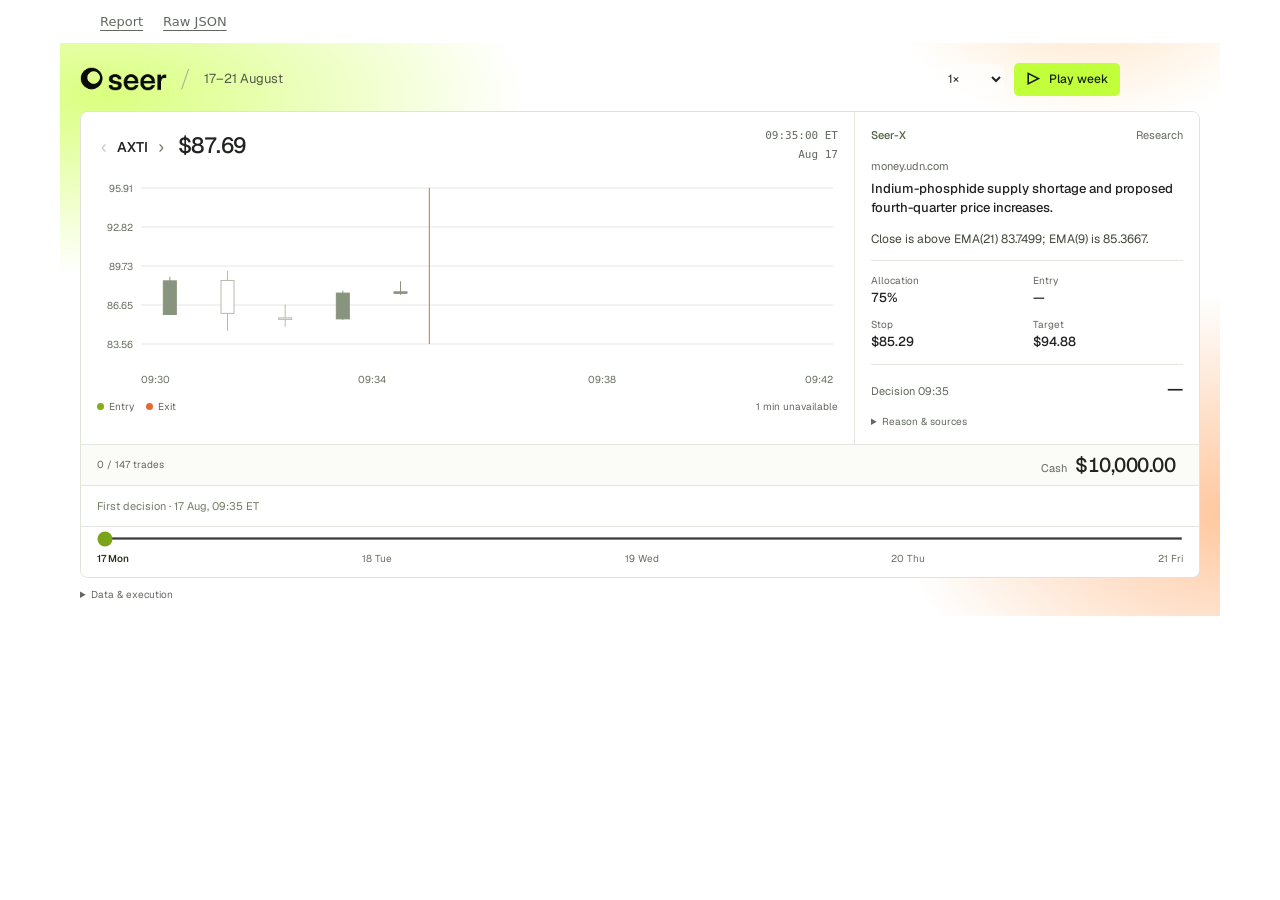
<file: replay.html>
<!doctype html><html lang="en"><head><meta charset="utf-8"><meta name="viewport" content="width=device-width,initial-scale=1"><title>Seer — Weekly replay</title><style>body{margin:0;background:#fff}#seer-replay{max-width:1120px;margin:auto} .report-nav{max-width:1080px;margin:0 auto;padding:14px 20px;display:flex;gap:20px;font:13px system-ui;color:#62685f}.report-nav a{color:inherit;text-underline-offset:4px}#seer-replay .mast{padding-right:0}#seer-replay [data-lucide]{font-style:normal;font-size:18px;line-height:1}</style></head><body><style>
@font-face{font-family:SeerGeist;src:url(assets/geist.ttf) format('truetype');font-weight:100 900;font-display:swap}
#seer-replay{color-scheme:light;--s-bg:#fff;--s-ink:#20231f;--s-muted:#62685f;--s-line:#e4e7e0;--s-soft:#f7f9f5;--s-orange:#e36b30;--s-green:#82ad16;--s-red:#b74a12;font:13px/1.5 SeerGeist,sans-serif;color:var(--s-ink);background:radial-gradient(ellipse 48% 42% at 4% 9%,#b5ff0080,transparent 75%),radial-gradient(ellipse 38% 50% at 101% 82%,#ff6b0061,transparent 76%),radial-gradient(ellipse 23% 30% at 89% -8%,#ff8a0038,transparent 75%),#fff;padding:24px;--mono:'SFMono-Regular',Consolas,monospace}
#seer-replay *{box-sizing:border-box}#seer-replay ::selection{background:#def3ad}#seer-replay button,#seer-replay select,#seer-replay input{font:inherit;touch-action:manipulation;color:inherit}#seer-replay button,#seer-replay summary{cursor:pointer}#seer-replay button:focus-visible,#seer-replay select:focus-visible,#seer-replay input:focus-visible,#seer-replay a:focus-visible{outline:2px solid #a6440b;outline-offset:3px}#seer-replay button:disabled{opacity:.4;cursor:default}#seer-replay a{color:inherit;text-underline-offset:4px}#seer-replay .mast{display:flex;align-items:center;gap:16px;padding-right:78px;margin-bottom:22px;flex-wrap:wrap}#seer-replay .logo{width:98px;height:auto;display:block}#seer-replay .slash{font-size:24px;font-weight:200;color:#a6b199}#seer-replay .title{font-size:14px;font-weight:500;margin:0}#seer-replay .controls{display:flex;gap:7px;margin-left:auto;align-items:center;flex-wrap:wrap}#seer-replay .controls select{background:#ffffffa8;border:1px solid #d4d9cf;border-radius:6px;padding:8px 23px 8px 9px;font-size:12px;min-width:0;max-width:190px}#seer-replay .play{display:flex;align-items:center;justify-content:center;gap:7px;min-height:36px;padding:0 12px;border:0;border-radius:6px;background:#c2ff3b;color:#18210b;font-size:12px;font-weight:500}#seer-replay .play:active{transform:translateY(1px)}#seer-replay .window{border:1px solid #dfe4da;border-radius:10px;overflow:hidden;background:#fff}#seer-replay .bar{padding:13px 18px;border-bottom:1px solid var(--s-line);display:flex;align-items:center;justify-content:space-between;gap:12px;background:linear-gradient(100deg,#f5fbe8,#fff 58%,#fff6ed);font-size:11px}#seer-replay .command{font:12px var(--mono);display:flex;align-items:center;gap:10px}#seer-replay .bar .state{display:flex;gap:7px;align-items:center;color:#50594a}#seer-replay .state::before{content:'';width:5px;height:5px;border-radius:50%;background:#547a00}#seer-replay .body{display:grid;grid-template-columns:minmax(0,1.85fr) minmax(230px,1fr)}#seer-replay .market{min-width:0;border-right:1px solid var(--s-line)}#seer-replay .markethead{padding:18px 20px 0;display:flex;justify-content:space-between;gap:10px;align-items:start}#seer-replay .identity{display:flex;align-items:baseline;gap:10px;flex-wrap:wrap}#seer-replay .symbol{font-weight:550;font-size:15px}#seer-replay .price{font-size:24px;letter-spacing:-.025em;font-weight:500;font-variant-numeric:tabular-nums}#seer-replay .meta{font-size:11px;color:var(--s-muted)}#seer-replay .clock{text-align:right;font:11px/1.7 var(--mono);color:var(--s-muted)}#seer-replay .plot{width:calc(100% - 24px);height:290px;margin:0 12px;display:block}#seer-replay .plot text{font-family:SeerGeist,sans-serif;font-size:10px;fill:#67705f}#seer-replay .plot .price{font-size:10px;fill:#20231f}#seer-replay .chartfoot{display:flex;justify-content:space-between;gap:8px;padding:0 20px 14px;font-size:10px;color:#62685f;flex-wrap:wrap}#seer-replay .legend{display:flex;gap:12px}#seer-replay .legend span{display:flex;align-items:center;gap:5px}#seer-replay .legend i{width:7px;height:7px;background:#82ad16;display:inline-block;border-radius:50%}#seer-replay .legend .exit{background:#e36b30}#seer-replay .eventhead{display:flex;justify-content:space-between;padding:9px 20px;border-top:1px solid var(--s-line);border-bottom:1px solid var(--s-line);font-size:10px;color:#62685f}#seer-replay .event{display:grid;grid-template-columns:56px 62px 1fr;align-items:center;gap:9px;width:100%;text-align:left;padding:11px 20px;border:0;border-bottom:1px solid #f0f2ec;background:#fff;font:11px/1.45 var(--mono);min-height:40px}#seer-replay .event time{color:#6d7567}#seer-replay .event b{font-weight:500;color:#547a00}#seer-replay .event[data-phase="3"] b{color:#b74a12}#seer-replay .event[aria-pressed="true"]{background:#f0f5e9}#seer-replay .event .value{overflow:hidden;text-overflow:ellipsis;white-space:nowrap}#seer-replay .event.future .value{color:#92998d}#seer-replay .side{min-width:0;background:#fff;display:flex;flex-direction:column}#seer-replay .inspectorhead{padding:13px 20px;border-bottom:1px solid var(--s-line);display:flex;justify-content:space-between;gap:12px;color:#62685f;font-size:11px}#seer-replay .detail{padding:24px 22px 18px;flex:1;min-height:400px}#seer-replay .detail h3{font-weight:500;font-size:19px;line-height:1.35;letter-spacing:-.02em;margin:15px 0 20px;text-wrap:balance}#seer-replay .detail p{font-size:12px;line-height:1.6;margin:8px 0;color:#515a48}#seer-replay .detail .big{font-size:30px;letter-spacing:-.03em;font-weight:450;line-height:1.2;margin:14px 0 6px;font-variant-numeric:tabular-nums}#seer-replay .detail .tag{font-size:11px;color:#8f410f}#seer-replay .fact{display:flex;justify-content:space-between;gap:12px;margin-top:14px;font-size:12px}#seer-replay .fact span{color:#62685f}#seer-replay .fact strong{font-weight:500;font-variant-numeric:tabular-nums}#seer-replay .detail hr{border:0;border-top:1px solid var(--s-line);margin:22px 0}#seer-replay .detail details{font-size:11px;color:#62685f;margin-top:24px}#seer-replay .detail details ul{padding-left:16px;font-size:12px;line-height:1.6}#seer-replay .source-ref{display:block;font-size:11px;margin-top:18px;text-decoration:none}#seer-replay .source-ref:hover{text-decoration:underline}#seer-replay .transport{border-top:1px solid var(--s-line);padding:12px 20px;display:flex;align-items:center;gap:14px}#seer-replay .transport input{flex:1;min-width:0;accent-color:#729a16;height:3px;cursor:pointer}#seer-replay .transport button{border:0;background:transparent;display:flex;align-items:center;padding:5px;color:#67705f}#seer-replay .foot{display:flex;justify-content:space-between;gap:10px;flex-wrap:wrap;margin-top:14px;font:10px/1.6 var(--mono);color:#62685f}#seer-replay .sr-only{position:absolute;width:1px;height:1px;padding:0;margin:-1px;overflow:hidden;clip:rect(0,0,0,0);white-space:nowrap;border:0}#seer-replay .detail[data-enter=true]{animation:seer-arrive 220ms cubic-bezier(.23,1,.32,1)}@keyframes seer-arrive{from{opacity:.3;transform:translateY(5px)}to{opacity:1;transform:translateY(0)}}
@media(hover:hover){#seer-replay .event:hover{background:#f6f9f1}#seer-replay .play:hover{background:#b1ed25}}
@media(max-width:720px){#seer-replay{padding:16px}#seer-replay .mast{padding-right:0;gap:12px;margin-bottom:16px}#seer-replay .controls{width:100%;margin-left:0}#seer-replay .controls select{flex:1;max-width:none;font-size:13px;min-height:40px}#seer-replay .play{min-height:40px}#seer-replay .body{grid-template-columns:1fr}#seer-replay .market{border-right:0}#seer-replay .side{border-top:1px solid var(--s-line)}#seer-replay .detail{min-height:0;padding:20px}#seer-replay .plot{height:270px}#seer-replay .event{grid-template-columns:49px 55px 1fr;gap:6px;padding:12px 15px}#seer-replay .markethead{padding:16px 15px 0}#seer-replay .price{font-size:22px}#seer-replay .foot{font-size:9px}#seer-replay .logo{width:88px}}
@media(prefers-reduced-motion:reduce){#seer-replay .detail[data-enter=true]{animation:none}}
</style><style>
#seer-replay{padding:18px 20px 14px}#seer-replay .mast{margin-bottom:14px;gap:13px;padding-right:80px}#seer-replay .logo{width:87px}#seer-replay .title{font-size:13px;color:#515a48;font-weight:400}#seer-replay .controls{gap:10px}#seer-replay .controls select{background:#fff9;border:0;padding:6px 22px 6px 6px;font-size:12px;max-width:90px}#seer-replay .play{min-height:33px;border-radius:5px}#seer-replay .window{border-radius:8px}#seer-replay .body{grid-template-columns:minmax(0,2.25fr) minmax(225px,1fr)}#seer-replay .markethead{padding:15px 16px 0;align-items:center}#seer-replay .symbol{font-size:14px}#seer-replay .price{font-size:22px}#seer-replay .plot{height:235px;margin:0 8px;width:calc(100% - 16px)}#seer-replay .chartfoot{padding:0 16px 10px;font-size:10px}#seer-replay .side{padding:15px 16px;gap:12px}#seer-replay .context-top{display:flex;justify-content:space-between;align-items:center;font-size:11px;color:#62685f}#seer-replay .context-top b{font-weight:500;color:#515d43}#seer-replay .source-title{display:block;font-size:13px;line-height:1.45;font-weight:500;text-decoration:none;margin:5px 0 0}#seer-replay .source-title:hover{text-decoration:underline}#seer-replay .rationale{font-size:12px;line-height:1.5;margin:0;color:#404938}#seer-replay .compact-facts{display:grid;grid-template-columns:1fr 1fr;gap:10px 12px;border-top:1px solid var(--s-line);padding-top:12px}#seer-replay .compact-facts span{display:block;font-size:10px;color:#62685f}#seer-replay .compact-facts strong{display:block;font-size:13px;font-weight:500;font-variant-numeric:tabular-nums}#seer-replay .outcome{display:flex;justify-content:space-between;align-items:baseline;border-top:1px solid var(--s-line);padding-top:10px;font-size:11px;color:#62685f}#seer-replay .outcome strong{font-size:18px;letter-spacing:-.02em;font-weight:500;color:#20231f;font-variant-numeric:tabular-nums}#seer-replay .inline-details{font-size:10px;color:#62685f}#seer-replay .inline-details summary{cursor:pointer}#seer-replay .inline-details p{font-size:12px;line-height:1.55;margin:8px 0;color:#46513e}#seer-replay .inline-details ul{padding-left:16px;font-size:12px;line-height:1.5}#seer-replay .eventhead{padding:7px 16px;font-size:10px}#seer-replay .event{grid-template-columns:56px 44px 58px minmax(0,1fr) auto;padding:7px 16px;min-height:30px;border-bottom:1px solid #f1f3ed;font-size:11px;gap:8px}#seer-replay .event[aria-pressed=true]{background:#f0f5e9}#seer-replay .event .event-symbol{font-weight:500}#seer-replay .event .event-result{font-variant-numeric:tabular-nums}#seer-replay .stream{border-top:1px solid var(--s-line)}#seer-replay .stream .eventhead{border-top:0;background:#fbfcf8}#seer-replay .balance{font-size:12px;font-variant-numeric:tabular-nums;white-space:nowrap;display:flex;align-items:baseline;gap:7px}#seer-replay .balance span{color:#62685f;font-size:10px}#seer-replay .balance b{font-weight:500}#seer-replay .timeline{padding:10px 16px 8px;border-top:1px solid var(--s-line);background:#fff}#seer-replay .timeline input{width:100%;height:3px;accent-color:#7aa519;margin:0;display:block;cursor:pointer}#seer-replay .days{display:flex;justify-content:space-between;gap:6px;margin-top:8px}#seer-replay .days button{font:10px SeerGeist,sans-serif;background:transparent;border:0;padding:4px 0;color:#67705f;border-radius:0}#seer-replay .days button[aria-current=true]{color:#233117;font-weight:550}#seer-replay .footerline{display:flex;justify-content:space-between;align-items:start;margin-top:9px;font-size:10px;color:#62685f;gap:12px}#seer-replay .footerline details{max-width:600px}#seer-replay .footerline p{font-size:11px;line-height:1.5;margin:7px 0}#seer-replay .asset-controls{display:flex;gap:6px;align-items:center}#seer-replay .asset-controls button{border:0;background:transparent;color:#78836e;padding:4px;display:flex;align-items:center}#seer-replay .statusline{min-height:18px;font-size:11px;color:#59664c}#seer-replay .emptylog{padding:12px 16px;color:#727b69;font-size:11px;margin:0}
@media(max-width:720px){#seer-replay{padding:14px 12px}#seer-replay .mast{padding-right:0;gap:9px}#seer-replay .logo{width:76px}#seer-replay .controls{width:auto;margin-left:auto}#seer-replay .title{font-size:11px}#seer-replay .slash{font-size:19px}#seer-replay .controls select{min-height:36px;font-size:12px;max-width:62px;padding-left:0}#seer-replay .play{min-height:36px;padding:0 10px}#seer-replay .body{grid-template-columns:1fr}#seer-replay .side{padding:14px 16px;display:grid;grid-template-columns:1fr 1fr;gap:10px 16px}#seer-replay .side .context-top,#seer-replay .side .source-block,#seer-replay .side .rationale,#seer-replay .side .inline-details{grid-column:1/-1}#seer-replay .compact-facts{border:0;padding:0}#seer-replay .outcome{padding:0;border:0;display:block;text-align:right}#seer-replay .outcome strong{display:block;margin-top:4px}#seer-replay .plot{height:210px}#seer-replay .event{grid-template-columns:47px 37px 44px minmax(0,1fr);gap:6px;padding:8px 12px;font-size:10px}#seer-replay .event .event-result{display:none}#seer-replay .days button{min-height:34px}#seer-replay .balance{font-size:11px}#seer-replay .balance span{display:none}#seer-replay .clock{font-size:10px}}
@media(max-width:390px){#seer-replay .mast .title{display:none}#seer-replay .mast .slash{display:none}}
</style>
<style>
#seer-replay .eventhead{align-items:center;gap:12px;flex-wrap:wrap}
#seer-replay .balance{margin-left:auto;gap:8px;align-items:baseline}
#seer-replay .balance span{display:inline;font-size:11px}
#seer-replay .balance b{font-size:20px;line-height:1.3;letter-spacing:-.025em;color:#20231f}
#seer-replay #sr-cash-change{font-size:11px;font-weight:500;min-width:0;color:#547a00}
#seer-replay #sr-cash-change[data-direction="down"]{color:#b74a12}
@media(max-width:390px){#seer-replay .balance{gap:6px}#seer-replay .balance b{font-size:18px}#seer-replay .eventhead{gap:6px}}
</style>
<nav class="report-nav"><a href="index.html">Report</a><a href="data/seer-anonymized.json" download>Raw JSON</a></nav><div id="seer-replay">
<header class="mast"><img class="logo" src="assets/seer.png" alt="Seer"><span class="slash">/</span><h2 class="title">17–21 August</h2><div class="controls"><label class="sr-only" for="sr-speed">Playback speed</label><select id="sr-speed"><option value="0.25">¼×</option><option value="1" selected>1×</option><option value="4">4×</option><option value="16">16×</option></select><button class="play" id="sr-play"><i data-lucide="play" aria-hidden="true"></i><span>Play week</span></button></div></header>
<div class="window"><div class="body"><section class="market"><div class="markethead"><div class="identity"><div class="asset-controls"><button id="sr-prev" aria-label="Previous trade"><i data-lucide="chevron-left" aria-hidden="true"></i></button><span class="symbol" id="sr-symbol"></span><button id="sr-next" aria-label="Next trade"><i data-lucide="chevron-right" aria-hidden="true"></i></button></div><span class="price" id="sr-price"></span></div><div class="clock"><span id="sr-clock"></span> ET<br><span id="sr-date"></span></div></div><svg class="plot" id="sr-chart" role="img" aria-label="Price candles and trade markers"></svg><div class="chartfoot"><div class="legend"><span><i></i>Entry</span><span><i class="exit"></i>Exit</span></div><span id="sr-coverage"></span></div></section><aside class="side" id="sr-detail" aria-live="off"></aside></div>
<section class="stream"><div class="eventhead"><span id="sr-progress">0 / 147 trades</span><div class="balance"><span>Cash</span><b id="sr-balance">$10,000.00</b><small id="sr-cash-change"></small></div></div><div id="sr-events"></div></section>
<div class="timeline"><label class="sr-only" for="sr-scrub">Week timeline</label><input id="sr-scrub" type="range" min="0" max="147000" value="0"><nav class="days" id="sr-days" aria-label="Trading day"></nav></div></div>
<div class="footerline"><details><summary>Data & execution</summary><p>Source: the supplied anonymized export. Execution assumptions: 15-second processing, first eligible minute open, 5 bps adverse pricing, and stated fees.</p><p>Charts use the available candles; gaps stay empty. News references provide context. Playback compresses time across all 147 trades in order.</p></details><span id="sr-status" role="status"></span></div>
</div>
<script type="application/json" id="sr-data">{"trades":[{"id":"TRADE-0001","symbol":"AXTI","decision":1786973700000,"eligible":1786973715000,"entry":1786973760000,"exit":1786974060000,"decisionClose":87.69,"entryPrice":87.10353,"exitPrice":85.247355,"entryReference":87.06,"exitReference":85.29,"quantity":86,"fraction":0.75,"stop":85.29,"target":94.88,"pnl":-161.87,"cost":9.65,"reason":"Allocate 75% of cash to a long position in AXTI. Use anchor 87.6900 and risk distance 2.395125; stop 85.29, target 94.88. Maximum holding time 120 minutes, with the earlier session deadline taking priority.","observations":["Last completed close 87.6900; RSI(14) 70.99; five-bar return +7.33%.","Close is above EMA(21) 83.7499; EMA(9) is 85.3667.","Session HLC3 VWAP 87.2498; close is +50.5 bps relative to VWAP.","Latest reported minute volume is 1.95 times its preceding 20 observed bars."],"counter":["RSI14 is above 70."],"trigger":"stop_loss","exitReason":"Protective stop 85.29 touched in the observed minute. Apply st-or-wrs-open  85.2900 and the adverse execution.","triggerStart":1786974000000,"news":[{"source_id":"udn","published_at":"2026-08-16T11:04:03-04:00","published_date":null,"eligibility_cutoff":"2026-08-16T11:04:03-04:00","role":"context_only","relationship":"sector_read_through"}],"bars":[[1786973400000,85.895,88.88,85.87,88.56],[1786973460000,88.59,89.3499,84.59,85.9847],[1786973520000,85.63,86.68,84.9207,85.51],[1786973580000,85.55,87.7794,85.47,87.59],[1786973640000,87.5955,88.53,87.45,87.69],[1786973760000,87.06,88.5,87.06,88.285],[1786973820000,88.18,88.5,86.93,87.06],[1786973880000,87.0149,87.25,85.66,85.84],[1786973940000,85.83,86.32,85.61,85.94],[1786974000000,85.75,86.63,85.23,86.41]]},{"id":"TRADE-0002","symbol":"TEM","decision":1786974300000,"eligible":1786974315000,"entry":1786974360000,"exit":1786974480000,"decisionClose":51.19,"entryPrice":51.30564,"exitPrice":50.644665,"entryReference":51.28,"exitReference":50.67,"quantity":100,"fraction":0.5245,"stop":50.67,"target":52.73,"pnl":-68.27,"cost":7.27,"reason":"Allocate 52.45% of cash to a long position in TEM. Use anchor 51.1900 and risk distance 0.511900; stop 50.67, target 52.73. Maximum holding time 5 minutes, with the earlier session deadline taking priority.","observations":["Last completed close 51.1900; RSI(14) 41.24; five-bar return -0.15%.","Close is at or below EMA(21) 51.5255; EMA(9) is 51.3524.","Session HLC3 VWAP 51.1903; close is -0.1 bps relative to VWAP.","Latest reported minute volume is 0.37 times its preceding 20 observed bars."],"counter":["Close is at or below EMA21.","Five-bar return is negative.","Close is below session VWAP."],"trigger":"stop_loss","exitReason":"Protective stop 50.67 touched in the observed minute. Apply st-or-wrs-open  50.6700 and the adverse execution.","triggerStart":1786974420000,"news":[],"bars":[[1786974000000,51.265,51.35,51.085,51.085],[1786974060000,51.1,51.2,51.02,51.2],[1786974120000,51.18,51.305,51.18,51.305],[1786974180000,51.3969,51.48,51.39,51.47],[1786974240000,51.35,51.36,51.19,51.19],[1786974300000,51.1,51.228,51.07,51.21],[1786974360000,51.28,51.28,50.85,50.94],[1786974420000,50.9,50.9,50.66,50.735]]},{"id":"TRADE-0003","symbol":"AXTI","decision":1786974720000,"eligible":1786974735000,"entry":1786974780000,"exit":1786975140000,"decisionClose":91.135,"entryPrice":90.975465,"exitPrice":89.91502,"entryReference":90.93,"exitReference":89.96,"quantity":56,"fraction":0.5245,"stop":88.87,"target":97.91,"pnl":-61.56,"cost":7.24,"reason":"Allocate 52.45% of cash to a long position in AXTI. Use anchor 91.1350 and risk distance 2.255767; stop 88.87, target 97.91. Maximum holding time 5 minutes, with the earlier session deadline taking priority.","observations":["Last completed close 91.1350; RSI(14) 73.27; five-bar return +2.85%.","Close is above EMA(21) 87.7909; EMA(9) is 89.3460.","Session HLC3 VWAP 88.0567; close is +349.6 bps relative to VWAP.","Latest reported minute volume is 1.37 times its preceding 20 observed bars."],"counter":["RSI14 is above 70."],"trigger":"time_exit","exitReason":"Submit liquidation of 56 shares on the first time_exit condition.","triggerStart":null,"news":[{"source_id":"udn","published_at":"2026-08-16T11:04:03-04:00","published_date":null,"eligibility_cutoff":"2026-08-16T11:04:03-04:00","role":"context_only","relationship":"sector_read_through"}],"bars":[[1786974420000,88.6,89.03,88.3,88.965],[1786974480000,88.97,89.57,88.81,89.31],[1786974540000,89.17,90.01,89.14,89.6125],[1786974600000,89.55,90.8,89.55,90.2],[1786974660000,90.22,91.29,89.95,91.135],[1786974780000,90.93,91.3287,90.8,91.06],[1786974840000,91.06,91.14,89.5,90.215],[1786974900000,90.31,90.7999,89.6,90.23],[1786974960000,90.29,90.29,89.38,89.686],[1786975020000,89.7199,90.025,89.47,89.79]]},{"id":"TRADE-0004","symbol":"CAPR","decision":1786975200000,"eligible":1786975215000,"entry":1786975260000,"exit":1786975860000,"decisionClose":7.1428,"entryPrice":7.1013489,"exitPrice":6.886555,"entryReference":7.0978,"exitReference":6.89,"quantity":716,"fraction":0.5245,"stop":6.89,"target":7.89,"pnl":-161.12,"cost":12.3352,"reason":"Allocate 52.45% of cash to a long position in CAPR. Use anchor 7.1428 and risk distance 0.247197; stop 6.89, target 7.89. Maximum holding time 10 minutes, with the earlier session deadline taking priority.","observations":["Last completed close 7.1428; RSI(14) 54.49; five-bar return +0.46%.","Close is above EMA(21) 7.0996; EMA(9) is 7.1310.","Session HLC3 VWAP 7.1201; close is +31.8 bps relative to VWAP.","Latest reported minute volume is 0.34 times its preceding 20 observed bars."],"counter":[],"trigger":"stop_loss","exitReason":"Protective stop 6.89 touched in the observed minute. Apply st-or-wrs-open  6.8900 and the adverse execution.","triggerStart":1786975800000,"news":[],"bars":[[1786974900000,7.11,7.23,7.11,7.16],[1786974960000,7.1501,7.17,7.1,7.1136],[1786975020000,7.16,7.1896,7.1,7.13],[1786975080000,7.125,7.1899,7.12,7.1832],[1786975140000,7.175,7.19,7.14,7.1428],[1786975560000,7.045,7.1,7,7.04],[1786975620000,7.05,7.07,7.03,7.0553],[1786975680000,7.05,7.07,7.02,7.04],[1786975740000,7.05,7.06,6.92,6.9499],[1786975800000,6.941,6.95,6.83,6.87]]},{"id":"TRADE-0005","symbol":"AXTI","decision":1786975920000,"eligible":1786975935000,"entry":1786975980000,"exit":1786976280000,"decisionClose":92.76,"entryPrice":92.756355,"exitPrice":90.77459,"entryReference":92.71,"exitReference":90.82,"quantity":53,"fraction":0.5245,"stop":90.82,"target":98.58,"pnl":-107.2,"cost":7.03,"reason":"Allocate 52.45% of cash to a long position in AXTI. Use anchor 92.7600 and risk distance 1.937088; stop 90.82, target 98.58. Maximum holding time 5 minutes, with the earlier session deadline taking priority.","observations":["Last completed close 92.7600; RSI(14) 70.31; five-bar return +2.35%.","Close is above EMA(21) 90.6648; EMA(9) is 91.6266.","Session HLC3 VWAP 89.1651; close is +403.2 bps relative to VWAP.","Latest reported minute volume is 0.93 times its preceding 20 observed bars."],"counter":["RSI14 is above 70."],"trigger":"stop_loss","exitReason":"Protective stop 90.82 touched in the observed minute. Apply st-or-wrs-open  90.8200 and the adverse execution.","triggerStart":1786976220000,"news":[{"source_id":"udn","published_at":"2026-08-16T11:04:03-04:00","published_date":null,"eligibility_cutoff":"2026-08-16T11:04:03-04:00","role":"context_only","relationship":"sector_read_through"}],"bars":[[1786975620000,90.575,91.1999,90.5,91.1],[1786975680000,90.88,91.3,90.38,91.236],[1786975740000,91.32,91.44,90.75,91.44],[1786975800000,91.37,93.2628,91.01,93.08],[1786975860000,93.1699,93.27,92.588892,92.76],[1786975980000,92.71,92.7752,92.052,92.06],[1786976040000,92.1,92.25,91.61,92.23],[1786976100000,92.23,92.42,91.53,91.7644],[1786976160000,91.795,91.795,91.07,91.17],[1786976220000,91.12,91.25,90.75,90.96]]},{"id":"TRADE-0006","symbol":"PSNL","decision":1786976340000,"eligible":1786976355000,"entry":1786976400000,"exit":1786977060000,"decisionClose":14.195,"entryPrice":14.18709,"exitPrice":14.142925,"entryReference":14.18,"exitReference":14.15,"quantity":348,"fraction":0.5245,"stop":14.05,"target":14.63,"pnl":-19.02,"cost":8.58,"reason":"Allocate 52.45% of cash to a long position in PSNL. Use anchor 14.1950 and risk distance 0.141950; stop 14.05, target 14.63. Maximum holding time 10 minutes, with the earlier session deadline taking priority.","observations":["Last completed close 14.1950; RSI(14) 58.05; five-bar return -0.11%.","Close is above EMA(21) 14.1637; EMA(9) is 14.1891.","Session HLC3 VWAP 14.1035; close is +64.9 bps relative to VWAP.","Latest reported minute volume is 0.48 times its preceding 20 observed bars."],"counter":["Five-bar return is negative."],"trigger":"time_exit","exitReason":"Submit liquidation of 348 shares on the first time_exit condition.","triggerStart":null,"news":[],"bars":[[1786976040000,14.2,14.22,14.2,14.2],[1786976100000,14.21,14.215,14.208,14.21],[1786976160000,14.215,14.23,14.2094,14.215],[1786976220000,14.215,14.215,14.1783,14.1783],[1786976280000,14.19,14.2,14.19,14.195],[1786976700000,14.18,14.19,14.18,14.19],[1786976760000,14.2,14.205,14.2,14.205],[1786976820000,14.205,14.205,14.19,14.19],[1786976880000,14.17,14.17,14.17,14.17],[1786976940000,14.17,14.21,14.17,14.19]]},{"id":"TRADE-0007","symbol":"FIGR","decision":1786977060000,"eligible":1786977075000,"entry":1786977120000,"exit":1786977180000,"decisionClose":33.75,"entryPrice":33.51675,"exitPrice":33.393295,"entryReference":33.5,"exitReference":33.41,"quantity":147,"fraction":0.5245,"stop":33.41,"target":34.77,"pnl":-20.31,"cost":7.08,"reason":"Allocate 52.45% of cash to a long position in FIGR. Use anchor 33.7500 and risk distance 0.337500; stop 33.41, target 34.77. Maximum holding time 5 minutes, with the earlier session deadline taking priority.","observations":["Last completed close 33.7500; RSI(14) 66.59; five-bar return +0.39%.","Close is above EMA(21) 33.4625; EMA(9) is 33.6115.","Session HLC3 VWAP 32.8359; close is +278.4 bps relative to VWAP.","Latest reported minute volume is 0.89 times its preceding 20 observed bars."],"counter":[],"trigger":"stop_loss","exitReason":"Protective stop 33.41 touched in the observed minute. Apply st-or-wrs-open  33.4100 and the adverse execution.","triggerStart":1786977120000,"news":[{"source_id":"figr_q2","published_at":null,"published_date":"2026-08-13","eligibility_cutoff":"2026-08-14T00:00:00-04:00","role":"context_only","relationship":"direct_company_coverage"}],"bars":[[1786976760000,33.6,33.62,33.6,33.62],[1786976820000,33.62,33.69,33.62,33.67],[1786976880000,33.64,33.69,33.6,33.6],[1786976940000,33.73,33.75,33.68,33.71],[1786977000000,33.69,33.78,33.65,33.75],[1786977060000,33.75,33.75,33.61,33.61],[1786977120000,33.5,33.5,33.31,33.49]]},{"id":"TRADE-0008","symbol":"CAPR","decision":1786977300000,"eligible":1786977315000,"entry":1786977360000,"exit":1786977660000,"decisionClose":7.18,"entryPrice":7.10365005,"exitPrice":7.01649,"entryReference":7.1001,"exitReference":7.02,"quantity":991,"fraction":0.75,"stop":7.02,"target":7.66,"pnl":-96.51,"cost":17.1309,"reason":"Allocate 75% of cash to a long position in CAPR. Use anchor 7.1800 and risk distance 0.156828; stop 7.02, target 7.66. Maximum holding time 120 minutes, with the earlier session deadline taking priority.","observations":["Last completed close 7.1800; RSI(14) 58.25; five-bar return -1.64%.","Close is above EMA(21) 7.1125; EMA(9) is 7.1751.","Session HLC3 VWAP 7.0983; close is +115.1 bps relative to VWAP.","Latest reported minute volume is 1.08 times its preceding 20 observed bars."],"counter":["Five-bar return is negative."],"trigger":"stop_loss","exitReason":"Protective stop 7.02 touched in the observed minute. Apply st-or-wrs-open  7.0200 and the adverse execution.","triggerStart":1786977600000,"news":[],"bars":[[1786977000000,7.29,7.3,7.23,7.24],[1786977060000,7.255,7.265,7.2,7.21],[1786977120000,7.2059,7.21,7.16,7.1799],[1786977180000,7.16,7.19,7.16,7.185],[1786977240000,7.1764,7.19,7.1301,7.18],[1786977360000,7.1001,7.19,7.1001,7.17],[1786977420000,7.18,7.1892,7.165,7.17],[1786977480000,7.17,7.18,7.15,7.16],[1786977540000,7.15,7.155,7.029,7.05],[1786977600000,7.05,7.07,7.01,7.04]]},{"id":"TRADE-0009","symbol":"CAPR","decision":1786977780000,"eligible":1786977795000,"entry":1786977840000,"exit":1786978200000,"decisionClose":7.048,"entryPrice":7.02351,"exitPrice":6.91654,"entryReference":7.02,"exitReference":6.92,"quantity":694,"fraction":0.5245,"stop":6.89,"target":7.51,"pnl":-81.35,"cost":11.95,"reason":"Allocate 52.45% of cash to a long position in CAPR. Use anchor 7.0480 and risk distance 0.152307; stop 6.89, target 7.51. Maximum holding time 5 minutes, with the earlier session deadline taking priority.","observations":["Last completed close 7.0480; RSI(14) 45.43; five-bar return -1.70%.","Close is at or below EMA(21) 7.1028; EMA(9) is 7.0989.","Session HLC3 VWAP 7.0976; close is -69.9 bps relative to VWAP.","Latest reported minute volume is 1.14 times its preceding 20 observed bars."],"counter":["Close is at or below EMA21.","Five-bar return is negative.","Close is below session VWAP."],"trigger":"time_exit","exitReason":"Submit liquidation of 694 shares on the first time_exit condition.","triggerStart":null,"news":[],"bars":[[1786977360000,7.1001,7.19,7.1001,7.17],[1786977420000,7.18,7.1892,7.165,7.17],[1786977480000,7.17,7.18,7.15,7.16],[1786977540000,7.15,7.155,7.029,7.05],[1786977600000,7.05,7.07,7.01,7.04],[1786977660000,7.03,7.09,7.03,7.075],[1786977720000,7.0677,7.0768,6.98,7.048],[1786977840000,7.02,7.03,6.984,6.99],[1786977900000,6.9807,6.99,6.93,6.95],[1786977960000,6.9599,6.9799,6.91,6.93],[1786978020000,6.9299,6.95,6.9102,6.95],[1786978080000,6.95,6.9599,6.91,6.9201]]},{"id":"TRADE-0010","symbol":"CBRS","decision":1786978260000,"eligible":1786978275000,"entry":1786978320000,"exit":1786978680000,"decisionClose":255.4845,"entryPrice":255.2925825,"exitPrice":253.01343,"entryReference":255.165,"exitReference":253.14,"quantity":18,"fraction":0.5245,"stop":252.87,"target":263.32,"pnl":-43.18,"cost":6.73,"reason":"Allocate 52.45% of cash to a long position in CBRS. Use anchor 255.4845 and risk distance 2.611713; stop 252.87, target 263.32. Maximum holding time 5 minutes, with the earlier session deadline taking priority.","observations":["Last completed close 255.4845; RSI(14) 60.25; five-bar return +0.47%.","Close is above EMA(21) 254.0523; EMA(9) is 254.7482.","Session HLC3 VWAP 247.8062; close is +309.9 bps relative to VWAP.","Latest reported minute volume is 1.10 times its preceding 20 observed bars."],"counter":[],"trigger":"time_exit","exitReason":"Submit liquidation of 18 shares on the first time_exit condition.","triggerStart":null,"news":[{"source_id":"cbrs_ultrafast","published_at":null,"published_date":"2026-08-13","eligibility_cutoff":"2026-08-14T00:00:00-04:00","role":"context_only","relationship":"direct_company_coverage"}],"bars":[[1786977960000,254.36,254.75,253.68,254.74],[1786978020000,254.5,255.25,254.33,255.1404],[1786978080000,255.14,255.48,254.76,255.0405],[1786978140000,254.935,254.935,253.76,254.535],[1786978200000,254.54,255.5,254.105,255.4845],[1786978320000,255.165,255.3,253.85,253.85],[1786978380000,254.17,254.3194,253.62,253.88],[1786978440000,253.99,254.64,253.57,254.17],[1786978500000,254.25,254.65,254.25,254.47],[1786978560000,254.31,254.43,253.24,253.9]]},{"id":"TRADE-0011","symbol":"CAPR","decision":1786978680000,"eligible":1786978695000,"entry":1786978740000,"exit":1786978920000,"decisionClose":6.925,"entryPrice":6.9184575,"exitPrice":6.81659,"entryReference":6.915,"exitReference":6.82,"quantity":695,"fraction":0.5245,"stop":6.82,"target":7.24,"pnl":-77.91,"cost":11.885,"reason":"Allocate 52.45% of cash to a long position in CAPR. Use anchor 6.9250 and risk distance 0.104316; stop 6.82, target 7.24. Maximum holding time 5 minutes, with the earlier session deadline taking priority.","observations":["Last completed close 6.9250; RSI(14) 40.46; five-bar return +0.51%.","Close is at or below EMA(21) 6.9659; EMA(9) is 6.9245.","Session HLC3 VWAP 7.0870; close is -228.6 bps relative to VWAP.","Latest reported minute volume is 0.83 times its preceding 20 observed bars."],"counter":["Close is at or below EMA21.","Close is below session VWAP."],"trigger":"stop_loss","exitReason":"Protective stop 6.82 touched in the observed minute. Apply st-or-wrs-open  6.8200 and the adverse execution.","triggerStart":1786978860000,"news":[],"bars":[[1786978380000,6.8874,6.91,6.87,6.91],[1786978440000,6.91,6.963,6.905,6.92],[1786978500000,6.92,6.9399,6.91,6.92],[1786978560000,6.925,6.935,6.91,6.9138],[1786978620000,6.91,6.945,6.91,6.925],[1786978680000,6.93,6.93,6.91,6.9183],[1786978740000,6.915,6.96,6.91,6.91],[1786978800000,6.91,6.92,6.88,6.885],[1786978860000,6.8801,6.8805,6.79,6.825]]},{"id":"TRADE-0012","symbol":"ARGX","decision":1786979100000,"eligible":1786979115000,"entry":1786979160000,"exit":1786985820000,"decisionClose":994.88,"entryPrice":993.166335,"exitPrice":984.437535,"entryReference":992.67,"exitReference":984.93,"quantity":6,"fraction":0.75,"stop":984.93,"target":1024.73,"pnl":-54.57,"cost":8.13,"reason":"Allocate 75% of cash to a long position in ARGX. Use anchor 994.8800 and risk distance 9.948800; stop 984.93, target 1024.73. Maximum holding time 120 minutes, with the earlier session deadline taking priority.","observations":["Last completed close 994.8800; RSI(14) 64.58; five-bar return +0.59%.","Close is above EMA(21) 990.6479; EMA(9) is 991.2988.","Session HLC3 VWAP 976.6610; close is +186.5 bps relative to VWAP.","Latest reported minute volume is 1.47 times its preceding 20 observed bars."],"counter":[],"trigger":"stop_loss","exitReason":"Protective stop 984.93 touched in the observed minute. Apply st-or-wrs-open  984.9300 and the adverse execution.","triggerStart":1786985760000,"news":[],"bars":[[1786978800000,989.08,991.17,989.08,990.37],[1786978860000,990.32,990.63,990.04,990.63],[1786978920000,989.95,990.605,989.62,990.21],[1786978980000,990.47,990.81,990.47,990.81],[1786979040000,990.82,994.88,990.76,994.88],[1786985400000,984.95,984.95,984.95,984.95],[1786985520000,985.63,985.63,985.63,985.63],[1786985580000,986.285,986.285,986.285,986.285],[1786985640000,986.06,986.26,985.95,985.95],[1786985760000,985.32,985.63,984.67,985.28]]},{"id":"TRADE-0013","symbol":"RGTI","decision":1786985880000,"eligible":1786985895000,"entry":1786985940000,"exit":1786986600000,"decisionClose":18.795,"entryPrice":18.82941,"exitPrice":18.7492207,"entryReference":18.82,"exitReference":18.7586,"quantity":251,"fraction":0.5245,"stop":18.6,"target":19.36,"pnl":-22.8,"cost":7.3886,"reason":"Allocate 52.45% of cash to a long position in RGTI. Use anchor 18.7950 and risk distance 0.187950; stop 18.60, target 19.36. Maximum holding time 10 minutes, with the earlier session deadline taking priority.","observations":["Last completed close 18.7950; RSI(14) 44.94; five-bar return +0.08%.","Close is at or below EMA(21) 18.8047; EMA(9) is 18.7905.","Session HLC3 VWAP 18.7162; close is +42.1 bps relative to VWAP.","Latest reported minute volume is 0.29 times its preceding 20 observed bars."],"counter":["Close is at or below EMA21."],"trigger":"time_exit","exitReason":"Submit liquidation of 251 shares on the first time_exit condition.","triggerStart":null,"news":[],"bars":[[1786985580000,18.775,18.785,18.77,18.775],[1786985640000,18.776607,18.78,18.7519,18.7777],[1786985700000,18.775,18.8,18.775,18.785],[1786985760000,18.785,18.7998,18.785,18.795],[1786985820000,18.795,18.8,18.795,18.795],[1786986240000,18.835,18.84,18.8208,18.835],[1786986300000,18.84,18.84,18.8,18.825],[1786986360000,18.83,18.84,18.805,18.84],[1786986420000,18.83,18.85,18.83,18.83],[1786986480000,18.825,18.83,18.795,18.795]]},{"id":"TRADE-0014","symbol":"CBRS","decision":1786986960000,"eligible":1786986975000,"entry":1786987020000,"exit":1786987380000,"decisionClose":257.41,"entryPrice":257.438655,"exitPrice":256.39174,"entryReference":257.31,"exitReference":256.52,"quantity":18,"fraction":0.5245,"stop":254.83,"target":265.14,"pnl":-21.01,"cost":6.79,"reason":"Allocate 52.45% of cash to a long position in CBRS. Use anchor 257.4100 and risk distance 2.574100; stop 254.83, target 265.14. Maximum holding time 5 minutes, with the earlier session deadline taking priority.","observations":["Last completed close 257.4100; RSI(14) 63.37; five-bar return -0.00%.","Close is above EMA(21) 256.4360; EMA(9) is 257.2097.","Session HLC3 VWAP 249.1895; close is +329.9 bps relative to VWAP.","Latest reported minute volume is 0.56 times its preceding 20 observed bars."],"counter":["Five-bar return is negative."],"trigger":"time_exit","exitReason":"Submit liquidation of 18 shares on the first time_exit condition.","triggerStart":null,"news":[{"source_id":"cbrs_ultrafast","published_at":null,"published_date":"2026-08-13","eligibility_cutoff":"2026-08-14T00:00:00-04:00","role":"context_only","relationship":"direct_company_coverage"}],"bars":[[1786986660000,257.42,257.47,256.98,257.25],[1786986720000,257.3,257.32,256.8599,257],[1786986780000,257,257.47,256.66,257.43],[1786986840000,257.28,257.4499,257.02,257.155],[1786986900000,257.155,257.5,256.96,257.41],[1786987020000,257.31,257.645,256.67,257.615],[1786987080000,257.64,257.75,256.96,257.24],[1786987140000,257.1549,257.4802,257.0301,257.345],[1786987200000,257.23,257.26,256.71,256.87],[1786987260000,256.955,257.5,256.7,257.29],[1786987320000,257.44,257.44,256.52,256.55]]},{"id":"TRADE-0015","symbol":"CBRS","decision":1786987380000,"eligible":1786987395000,"entry":1786987440000,"exit":1786987800000,"decisionClose":256.55,"entryPrice":257.1935325,"exitPrice":254.242815,"entryReference":257.065,"exitReference":254.37,"quantity":18,"fraction":0.5245,"stop":253.98,"target":264.25,"pnl":-55.27,"cost":6.76,"reason":"Allocate 52.45% of cash to a long position in CBRS. Use anchor 256.5500 and risk distance 2.565500; stop 253.98, target 264.25. Maximum holding time 5 minutes, with the earlier session deadline taking priority.","observations":["Last completed close 256.5500; RSI(14) 50.51; five-bar return -0.41%.","Close is at or below EMA(21) 256.7730; EMA(9) is 257.0953.","Session HLC3 VWAP 249.3419; close is +289.1 bps relative to VWAP.","Latest reported minute volume is 1.77 times its preceding 20 observed bars."],"counter":["Close is at or below EMA21.","Five-bar return is negative."],"trigger":"time_exit","exitReason":"Submit liquidation of 18 shares on the first time_exit condition.","triggerStart":null,"news":[{"source_id":"cbrs_ultrafast","published_at":null,"published_date":"2026-08-13","eligibility_cutoff":"2026-08-14T00:00:00-04:00","role":"context_only","relationship":"direct_company_coverage"}],"bars":[[1786986900000,257.155,257.5,256.96,257.41],[1786987020000,257.31,257.645,256.67,257.615],[1786987080000,257.64,257.75,256.96,257.24],[1786987140000,257.1549,257.4802,257.0301,257.345],[1786987200000,257.23,257.26,256.71,256.87],[1786987260000,256.955,257.5,256.7,257.29],[1786987320000,257.44,257.44,256.52,256.55],[1786987440000,257.065,257.39,256.29,257.15],[1786987500000,257.455,257.66,256.3,256.4],[1786987560000,256.615,256.7441,256.3901,256.6],[1786987620000,256.59,257.105,256.5,256.9],[1786987680000,256.71,257,256.25,256.25]]},{"id":"TRADE-0016","symbol":"MSTR","decision":1786987800000,"eligible":1786987815000,"entry":1786987860000,"exit":1786988220000,"decisionClose":97.15,"entryPrice":97.278615,"exitPrice":96.97158995,"entryReference":97.23,"exitReference":97.0201,"quantity":48,"fraction":0.5245,"stop":96.17,"target":100.07,"pnl":-16.89,"cost":6.8148,"reason":"Allocate 52.45% of cash to a long position in MSTR. Use anchor 97.1500 and risk distance 0.971500; stop 96.17, target 100.07. Maximum holding time 5 minutes, with the earlier session deadline taking priority.","observations":["Last completed close 97.1500; RSI(14) 39.88; five-bar return -0.31%.","Close is at or below EMA(21) 97.4574; EMA(9) is 97.4272.","Session HLC3 VWAP 96.6069; close is +56.2 bps relative to VWAP.","Latest reported minute volume is 0.72 times its preceding 20 observed bars."],"counter":["Close is at or below EMA21.","Five-bar return is negative."],"trigger":"time_exit","exitReason":"Submit liquidation of 48 shares on the first time_exit condition.","triggerStart":null,"news":[],"bars":[[1786987500000,97.465,97.465,97.3,97.3],[1786987560000,97.3671,97.555,97.25,97.51],[1786987620000,97.5,97.55,97.45,97.52],[1786987680000,97.5,97.535,97.36,97.39],[1786987740000,97.35,97.4,97.13,97.15],[1786987860000,97.23,97.24,97.12,97.235],[1786987920000,97.2,97.2544,97.1,97.12],[1786987980000,97.11,97.13,96.92,97.045],[1786988040000,97.045,97.045,96.85,96.9],[1786988100000,96.9,96.95,96.85,96.9]]},{"id":"TRADE-0017","symbol":"MRVI","decision":1786988340000,"eligible":1786988355000,"entry":1786988400000,"exit":1786988760000,"decisionClose":5.69,"entryPrice":5.6978475,"exitPrice":5.65717,"entryReference":5.695,"exitReference":5.66,"quantity":821,"fraction":0.5245,"stop":5.63,"target":5.87,"pnl":-41.77,"cost":13.035,"reason":"Allocate 52.45% of cash to a long position in MRVI. Use anchor 5.6900 and risk distance 0.056900; stop 5.63, target 5.87. Maximum holding time 5 minutes, with the earlier session deadline taking priority.","observations":["Last completed close 5.6900; RSI(14) 44.45; five-bar return -0.09%.","Close is at or below EMA(21) 5.6959; EMA(9) is 5.6950.","Session HLC3 VWAP 5.6705; close is +34.4 bps relative to VWAP.","Latest reported minute volume is 0.14 times its preceding 20 observed bars."],"counter":["Close is at or below EMA21.","Five-bar return is negative."],"trigger":"time_exit","exitReason":"Submit liquidation of 821 shares on the first time_exit condition.","triggerStart":null,"news":[],"bars":[[1786987860000,5.7,5.7,5.695,5.695],[1786987920000,5.695,5.7,5.695,5.695],[1786988040000,5.69,5.695,5.69,5.695],[1786988160000,5.7,5.7,5.7,5.7],[1786988280000,5.69,5.69,5.69,5.69],[1786988400000,5.695,5.695,5.695,5.695],[1786988460000,5.69,5.69,5.68,5.685],[1786988520000,5.68,5.68,5.665,5.675],[1786988580000,5.675,5.675,5.675,5.675],[1786988640000,5.67,5.67,5.67,5.67]]},{"id":"TRADE-0018","symbol":"CAPR","decision":1786988880000,"eligible":1786988895000,"entry":1786988940000,"exit":1786989120000,"decisionClose":7.425,"entryPrice":7.46373,"exitPrice":7.346325,"entryReference":7.46,"exitReference":7.35,"quantity":624,"fraction":0.5245,"stop":7.35,"target":7.65,"pnl":-79.66,"cost":11.02,"reason":"Allocate 52.45% of cash to a long position in CAPR. Use anchor 7.4250 and risk distance 0.074250; stop 7.35, target 7.65. Maximum holding time 5 minutes, with the earlier session deadline taking priority.","observations":["Last completed close 7.4250; RSI(14) 41.63; five-bar return -0.40%.","Close is at or below EMA(21) 7.4586; EMA(9) is 7.4439.","Session HLC3 VWAP 7.1139; close is +437.2 bps relative to VWAP.","Latest reported minute volume is 0.49 times its preceding 20 observed bars."],"counter":["Close is at or below EMA21.","Five-bar return is negative."],"trigger":"stop_loss","exitReason":"Protective stop 7.35 touched in the observed minute. Apply st-or-wrs-open  7.3500 and the adverse execution.","triggerStart":1786989060000,"news":[],"bars":[[1786988580000,7.45,7.4555,7.44,7.45],[1786988640000,7.45,7.4585,7.43,7.43],[1786988700000,7.435,7.46,7.435,7.435],[1786988760000,7.43,7.44,7.425,7.43],[1786988820000,7.4365,7.44,7.42,7.425],[1786988880000,7.43,7.4599,7.43,7.455],[1786988940000,7.46,7.46,7.39,7.44],[1786989000000,7.43,7.4391,7.38,7.3935],[1786989060000,7.39,7.39,7.3,7.305]]},{"id":"TRADE-0019","symbol":"CAPR","decision":1786989300000,"eligible":1786989315000,"entry":1786989360000,"exit":1786989720000,"decisionClose":7.242,"entryPrice":7.2786375,"exitPrice":7.2285839,"entryReference":7.275,"exitReference":7.2322,"quantity":634,"fraction":0.5245,"stop":7.16,"target":7.49,"pnl":-38.24,"cost":11.1048,"reason":"Allocate 52.45% of cash to a long position in CAPR. Use anchor 7.2420 and risk distance 0.081658; stop 7.16, target 7.49. Maximum holding time 5 minutes, with the earlier session deadline taking priority.","observations":["Last completed close 7.2420; RSI(14) 23.55; five-bar return -2.66%.","Close is at or below EMA(21) 7.3902; EMA(9) is 7.3295.","Session HLC3 VWAP 7.1199; close is +171.4 bps relative to VWAP.","Latest reported minute volume is 0.49 times its preceding 20 observed bars."],"counter":["Close is at or below EMA21.","Five-bar return is negative."],"trigger":"time_exit","exitReason":"Submit liquidation of 634 shares on the first time_exit condition.","triggerStart":null,"news":[],"bars":[[1786988820000,7.4365,7.44,7.42,7.425],[1786988880000,7.43,7.4599,7.43,7.455],[1786988940000,7.46,7.46,7.39,7.44],[1786989000000,7.43,7.4391,7.38,7.3935],[1786989060000,7.39,7.39,7.3,7.305],[1786989120000,7.3023,7.32,7.25,7.26],[1786989180000,7.26,7.26,7.22,7.241],[1786989240000,7.245,7.25,7.24,7.242],[1786989360000,7.275,7.2773,7.26,7.265],[1786989420000,7.2601,7.275,7.25,7.2529],[1786989480000,7.26,7.285,7.26,7.28],[1786989540000,7.28,7.28,7.26,7.26],[1786989600000,7.26,7.26,7.2287,7.2287]]},{"id":"TRADE-0020","symbol":"CAPR","decision":1786990020000,"eligible":1786990035000,"entry":1786990080000,"exit":1786990140000,"decisionClose":7.2403,"entryPrice":7.173585,"exitPrice":7.15642,"entryReference":7.17,"exitReference":7.16,"quantity":640,"fraction":0.5245,"stop":7.16,"target":7.46,"pnl":-17.54,"cost":11.14,"reason":"Allocate 52.45% of cash to a long position in CAPR. Use anchor 7.2403 and risk distance 0.072403; stop 7.16, target 7.46. Maximum holding time 5 minutes, with the earlier session deadline taking priority.","observations":["Last completed close 7.2403; RSI(14) 35.85; five-bar return +0.07%.","Close is at or below EMA(21) 7.2947; EMA(9) is 7.2541.","Session HLC3 VWAP 7.1220; close is +166.1 bps relative to VWAP.","Latest reported minute volume is 0.40 times its preceding 20 observed bars."],"counter":["Close is at or below EMA21."],"trigger":"stop_loss","exitReason":"Protective stop 7.16 touched in the observed minute. Apply st-or-wrs-open  7.1600 and the adverse execution.","triggerStart":1786990080000,"news":[],"bars":[[1786989540000,7.28,7.28,7.26,7.26],[1786989600000,7.26,7.26,7.2287,7.2287],[1786989720000,7.2322,7.2399,7.22,7.23],[1786989780000,7.23,7.24,7.22,7.23],[1786989840000,7.235,7.2699,7.23,7.2699],[1786989900000,7.27,7.27,7.25,7.26],[1786989960000,7.27,7.27,7.24,7.2403],[1786990020000,7.24,7.25,7.1603,7.17],[1786990080000,7.17,7.18,7.15,7.18]]},{"id":"TRADE-0021","symbol":"MRVI","decision":1786990260000,"eligible":1786990275000,"entry":1786990320000,"exit":1786990680000,"decisionClose":5.635,"entryPrice":5.64282,"exitPrice":5.63718,"entryReference":5.64,"exitReference":5.64,"quantity":812,"fraction":0.5245,"stop":5.57,"target":5.81,"pnl":-12.86,"cost":12.86,"reason":"Allocate 52.45% of cash to a long position in MRVI. Use anchor 5.6350 and risk distance 0.056350; stop 5.57, target 5.81. Maximum holding time 5 minutes, with the earlier session deadline taking priority.","observations":["Last completed close 5.6350; RSI(14) 30.48; five-bar return -0.18%.","Close is at or below EMA(21) 5.6501; EMA(9) is 5.6422.","Session HLC3 VWAP 5.6698; close is -61.4 bps relative to VWAP.","Latest reported minute volume is 11.28 times its preceding 20 observed bars."],"counter":["Close is at or below EMA21.","Five-bar return is negative.","Close is below session VWAP."],"trigger":"time_exit","exitReason":"Submit liquidation of 812 shares on the first time_exit condition.","triggerStart":null,"news":[],"bars":[[1786989900000,5.645,5.645,5.645,5.645],[1786989960000,5.645,5.645,5.645,5.645],[1786990080000,5.64,5.64,5.64,5.64],[1786990140000,5.64,5.645,5.64,5.645],[1786990200000,5.64,5.64,5.625,5.635],[1786990320000,5.64,5.64,5.64,5.64],[1786990380000,5.635,5.635,5.635,5.635],[1786990440000,5.635,5.635,5.63,5.63],[1786990500000,5.635,5.635,5.635,5.635],[1786990560000,5.63,5.63,5.63,5.63]]},{"id":"TRADE-0022","symbol":"CAPR","decision":1786990800000,"eligible":1786990815000,"entry":1786990860000,"exit":1786991520000,"decisionClose":7.23,"entryPrice":7.20610125,"exitPrice":7.33583025,"entryReference":7.2025,"exitReference":7.3395,"quantity":635,"fraction":0.5245,"stop":7.15,"target":7.45,"pnl":75.87,"cost":11.125,"reason":"Allocate 52.45% of cash to a long position in CAPR. Use anchor 7.2300 and risk distance 0.072300; stop 7.15, target 7.45. Maximum holding time 10 minutes, with the earlier session deadline taking priority.","observations":["Last completed close 7.2300; RSI(14) 46.81; five-bar return +0.56%.","Close is at or below EMA(21) 7.2371; EMA(9) is 7.2263.","Session HLC3 VWAP 7.1234; close is +149.6 bps relative to VWAP.","Latest reported minute volume is 0.69 times its preceding 20 observed bars."],"counter":["Close is at or below EMA21."],"trigger":"time_exit","exitReason":"Submit liquidation of 635 shares on the first time_exit condition.","triggerStart":null,"news":[],"bars":[[1786990500000,7.19,7.2,7.18,7.19],[1786990560000,7.18,7.23,7.17,7.23],[1786990620000,7.2499,7.29,7.235,7.29],[1786990680000,7.28,7.28,7.24,7.25],[1786990740000,7.25,7.25,7.23,7.23],[1786991160000,7.25,7.29,7.25,7.285],[1786991220000,7.285,7.33,7.2783,7.2899],[1786991280000,7.29,7.29,7.2677,7.275],[1786991340000,7.27,7.27,7.25,7.2625],[1786991400000,7.2699,7.28,7.26,7.28],[1786991460000,7.28,7.33,7.28,7.33]]},{"id":"TRADE-0023","symbol":"CAPR","decision":1786991580000,"eligible":1786991595000,"entry":1786991640000,"exit":1786992000000,"decisionClose":7.29,"entryPrice":7.28794215,"exitPrice":7.33223205,"entryReference":7.2843,"exitReference":7.3359,"quantity":634,"fraction":0.5245,"stop":7.21,"target":7.51,"pnl":21.58,"cost":11.1344,"reason":"Allocate 52.45% of cash to a long position in CAPR. Use anchor 7.2900 and risk distance 0.072900; stop 7.21, target 7.51. Maximum holding time 5 minutes, with the earlier session deadline taking priority.","observations":["Last completed close 7.2900; RSI(14) 54.73; five-bar return +0.00%.","Close is above EMA(21) 7.2618; EMA(9) is 7.2793.","Session HLC3 VWAP 7.1268; close is +229.1 bps relative to VWAP.","Latest reported minute volume is 10.22 times its preceding 20 observed bars."],"counter":[],"trigger":"time_exit","exitReason":"Submit liquidation of 634 shares on the first time_exit condition.","triggerStart":null,"news":[],"bars":[[1786991160000,7.25,7.29,7.25,7.285],[1786991220000,7.285,7.33,7.2783,7.2899],[1786991280000,7.29,7.29,7.2677,7.275],[1786991340000,7.27,7.27,7.25,7.2625],[1786991400000,7.2699,7.28,7.26,7.28],[1786991460000,7.28,7.33,7.28,7.33],[1786991520000,7.3395,7.34,7.265,7.29],[1786991640000,7.2843,7.33,7.2843,7.3298],[1786991700000,7.33,7.34,7.31,7.34],[1786991760000,7.33,7.3598,7.3271,7.34],[1786991820000,7.33,7.33,7.3,7.31],[1786991880000,7.32,7.355,7.32,7.34]]},{"id":"TRADE-0024","symbol":"CBRS","decision":1786992420000,"eligible":1786992435000,"entry":1786992480000,"exit":1786992840000,"decisionClose":254.875,"entryPrice":254.5922325,"exitPrice":255.73207,"entryReference":254.465,"exitReference":255.86,"quantity":18,"fraction":0.5245,"stop":252.32,"target":262.53,"pnl":18.36,"cost":6.75,"reason":"Allocate 52.45% of cash to a long position in CBRS. Use anchor 254.8750 and risk distance 2.548750; stop 252.32, target 262.53. Maximum holding time 5 minutes, with the earlier session deadline taking priority.","observations":["Last completed close 254.8750; RSI(14) 49.65; five-bar return -0.20%.","Close is at or below EMA(21) 254.9311; EMA(9) is 255.0309.","Session HLC3 VWAP 249.9177; close is +198.4 bps relative to VWAP.","Latest reported minute volume is 1.03 times its preceding 20 observed bars."],"counter":["Close is at or below EMA21.","Five-bar return is negative."],"trigger":"time_exit","exitReason":"Submit liquidation of 18 shares on the first time_exit condition.","triggerStart":null,"news":[{"source_id":"cbrs_ultrafast","published_at":null,"published_date":"2026-08-13","eligibility_cutoff":"2026-08-14T00:00:00-04:00","role":"context_only","relationship":"direct_company_coverage"}],"bars":[[1786992120000,255.475,255.57,255.09,255.265],[1786992180000,255.265,255.51,255.21,255.22],[1786992240000,255.19,255.5,254.89,255.19],[1786992300000,255.18,255.34,255.01,255.09],[1786992360000,255.07,255.07,254.59,254.875],[1786992480000,254.465,254.83,254.09,254.83],[1786992540000,254.82,255.25,254.64,254.96],[1786992600000,254.965,255.37,254.91,255.37],[1786992660000,255.44,255.74,255.37,255.695],[1786992720000,255.6401,255.91,255.49,255.8]]},{"id":"TRADE-0025","symbol":"CAPR","decision":1786993020000,"eligible":1786993035000,"entry":1786993080000,"exit":1786993560000,"decisionClose":7.1577,"entryPrice":7.153575,"exitPrice":7.35582025,"entryReference":7.15,"exitReference":7.3595,"quantity":648,"fraction":0.5245,"stop":7.08,"target":7.38,"pnl":124.41,"cost":11.346,"reason":"Allocate 52.45% of cash to a long position in CAPR. Use anchor 7.1577 and risk distance 0.071577; stop 7.08, target 7.38. Maximum holding time 10 minutes, with the earlier session deadline taking priority.","observations":["Last completed close 7.1577; RSI(14) 34.27; five-bar return -0.59%.","Close is at or below EMA(21) 7.2185; EMA(9) is 7.1869.","Session HLC3 VWAP 7.1294; close is +39.8 bps relative to VWAP.","Latest reported minute volume is 0.81 times its preceding 20 observed bars."],"counter":["Close is at or below EMA21.","Five-bar return is negative."],"trigger":"take_profit","exitReason":"Submit liquidation of 648 shares on the first take_profit condition.","triggerStart":null,"news":[],"bars":[[1786992720000,7.2,7.205,7.18,7.18],[1786992780000,7.18,7.18,7.1703,7.18],[1786992840000,7.175,7.18,7.16,7.17],[1786992900000,7.165,7.18,7.1513,7.17],[1786992960000,7.17,7.17,7.155,7.1577],[1786993200000,7.185,7.2299,7.1801,7.2103],[1786993260000,7.22,7.23,7.21,7.21],[1786993320000,7.21,7.25,7.21,7.24],[1786993380000,7.25,7.25,7.2301,7.25],[1786993440000,7.26,7.38,7.25,7.355],[1786993500000,7.355,7.38,7.34,7.35]]},{"id":"TRADE-0026","symbol":"CAPR","decision":1786993680000,"eligible":1786993695000,"entry":1786993740000,"exit":1786995000000,"decisionClose":7.3494,"entryPrice":7.3186575,"exitPrice":7.52573525,"entryReference":7.315,"exitReference":7.5295,"quantity":643,"fraction":0.5245,"stop":7.27,"target":7.57,"pnl":126.56,"cost":11.3635,"reason":"Allocate 52.45% of cash to a long position in CAPR. Use anchor 7.3494 and risk distance 0.073494; stop 7.27, target 7.57. Maximum holding time 20 minutes, with the earlier session deadline taking priority.","observations":["Last completed close 7.3494; RSI(14) 70.30; five-bar return +1.51%.","Close is above EMA(21) 7.2572; EMA(9) is 7.2931.","Session HLC3 VWAP 7.1324; close is +304.2 bps relative to VWAP.","Latest reported minute volume is 0.53 times its preceding 20 observed bars."],"counter":["RSI14 is above 70."],"trigger":"time_exit","exitReason":"Submit liquidation of 643 shares on the first time_exit condition.","triggerStart":null,"news":[],"bars":[[1786993200000,7.185,7.2299,7.1801,7.2103],[1786993260000,7.22,7.23,7.21,7.21],[1786993320000,7.21,7.25,7.21,7.24],[1786993380000,7.25,7.25,7.2301,7.25],[1786993440000,7.26,7.38,7.25,7.355],[1786993500000,7.355,7.38,7.34,7.35],[1786993560000,7.3595,7.368,7.34,7.35],[1786993620000,7.3599,7.3661,7.3494,7.3494],[1786994640000,7.42,7.44,7.415,7.435],[1786994700000,7.435,7.445,7.43,7.435],[1786994760000,7.435,7.51,7.43,7.48],[1786994820000,7.465,7.49,7.45,7.485],[1786994880000,7.485,7.53,7.48,7.5101]]},{"id":"TRADE-0027","symbol":"AXTI","decision":1786995000000,"eligible":1786995015000,"entry":1786995060000,"exit":1786995420000,"decisionClose":96.65,"entryPrice":96.118035,"exitPrice":96.85155,"entryReference":96.07,"exitReference":96.9,"quantity":49,"fraction":0.5245,"stop":95.68,"target":99.55,"pnl":33.78,"cost":6.89,"reason":"Allocate 52.45% of cash to a long position in AXTI. Use anchor 96.6500 and risk distance 0.966500; stop 95.68, target 99.55. Maximum holding time 5 minutes, with the earlier session deadline taking priority.","observations":["Last completed close 96.6500; RSI(14) 59.19; five-bar return +0.34%.","Close is above EMA(21) 96.0978; EMA(9) is 96.2502.","Session HLC3 VWAP 92.7811; close is +417.0 bps relative to VWAP.","Latest reported minute volume is 0.65 times its preceding 20 observed bars."],"counter":[],"trigger":"time_exit","exitReason":"Submit liquidation of 49 shares on the first time_exit condition.","triggerStart":null,"news":[{"source_id":"udn","published_at":"2026-08-16T11:04:03-04:00","published_date":null,"eligibility_cutoff":"2026-08-16T11:04:03-04:00","role":"context_only","relationship":"sector_read_through"}],"bars":[[1786994700000,96.295,96.59,96.23,96.3531],[1786994760000,96.35,96.4,96.12,96.2097],[1786994820000,96.13,96.33,96.03,96.33],[1786994880000,96.25,96.6,96.15,96.5137],[1786994940000,96.57,96.82,96.49,96.65],[1786995060000,96.07,96.8,95.84,96.8],[1786995120000,96.625,96.78,96.56,96.64],[1786995180000,96.72,96.96,96.56,96.87],[1786995240000,96.795,96.96,96.76,96.85],[1786995300000,96.8,96.96,96.77,96.9]]},{"id":"TRADE-0028","symbol":"CAPR","decision":1786995420000,"eligible":1786995435000,"entry":1786995480000,"exit":1786996560000,"decisionClose":7.405,"entryPrice":7.44382005,"exitPrice":7.486255,"entryReference":7.4401,"exitReference":7.49,"quantity":643,"fraction":0.5245,"stop":7.32,"target":7.66,"pnl":20.69,"cost":11.3957,"reason":"Allocate 52.45% of cash to a long position in CAPR. Use anchor 7.4050 and risk distance 0.082642; stop 7.32, target 7.66. Maximum holding time 20 minutes, with the earlier session deadline taking priority.","observations":["Last completed close 7.4050; RSI(14) 46.12; five-bar return -0.87%.","Close is at or below EMA(21) 7.4423; EMA(9) is 7.4610.","Session HLC3 VWAP 7.1449; close is +364.0 bps relative to VWAP.","Latest reported minute volume is 2.82 times its preceding 20 observed bars."],"counter":["Close is at or below EMA21.","Five-bar return is negative."],"trigger":"time_exit","exitReason":"Submit liquidation of 643 shares on the first time_exit condition.","triggerStart":null,"news":[],"bars":[[1786995120000,7.4799,7.51,7.46,7.49],[1786995180000,7.49,7.49,7.47,7.48],[1786995240000,7.475,7.48,7.43,7.46],[1786995300000,7.46,7.49,7.46,7.4768],[1786995360000,7.47,7.48,7.38,7.405],[1786996200000,7.36,7.425,7.35,7.425],[1786996260000,7.425,7.43,7.38,7.38],[1786996320000,7.37,7.41,7.37,7.395],[1786996380000,7.4,7.44,7.4,7.44],[1786996440000,7.44,7.4953,7.43,7.4948]]},{"id":"TRADE-0029","symbol":"RGTI","decision":1787060100000,"eligible":1787060115000,"entry":1787060160000,"exit":1787060520000,"decisionClose":18.1,"entryPrice":18.039015,"exitPrice":18.60579245,"entryReference":18.03,"exitReference":18.6151,"quantity":266,"fraction":0.5245,"stop":17.77,"target":19.07,"pnl":147.93,"cost":7.7066,"reason":"Allocate 52.45% of cash to a long position in RGTI. Use anchor 18.1000 and risk distance 0.321063; stop 17.77, target 19.07. Maximum holding time 5 minutes, with the earlier session deadline taking priority.","observations":["Last completed close 18.1000; RSI(14) 35.74; five-bar return -3.05%.","Close is at or below EMA(21) 18.4669; EMA(9) is 18.2762.","Session HLC3 VWAP 17.9576; close is +79.3 bps relative to VWAP.","Latest reported minute volume is 0.92 times its preceding 20 observed bars."],"counter":["Close is at or below EMA21.","Five-bar return is negative."],"trigger":"time_exit","exitReason":"Submit liquidation of 266 shares on the first time_exit condition.","triggerStart":null,"news":[],"bars":[[1787059800000,17.61,17.92,17.52,17.9078],[1787059860000,17.91,18.36,17.89,18.28],[1787059920000,18.27,18.32,17.93,17.93],[1787059980000,17.92,18.1335,17.91,18.0801],[1787060040000,18.08,18.12,18.02,18.1],[1787060160000,18.03,18.1025,18.01,18.05],[1787060220000,18.03,18.19,18.03,18.185],[1787060280000,18.18,18.395,18.18,18.3901],[1787060340000,18.39,18.45,18.39,18.44],[1787060400000,18.435,18.525,18.4201,18.525]]},{"id":"TRADE-0030","symbol":"AMLX","decision":1787060580000,"eligible":1787060595000,"entry":1787060640000,"exit":1787061300000,"decisionClose":28.3753,"entryPrice":28.406196,"exitPrice":30.1599125,"entryReference":28.392,"exitReference":30.175,"quantity":171,"fraction":0.5245,"stop":26.92,"target":32.74,"pnl":297.71,"cost":7.183,"reason":"Allocate 52.45% of cash to a long position in AMLX. Use anchor 28.3753 and risk distance 1.451948; stop 26.92, target 32.74. Maximum holding time 10 minutes, with the earlier session deadline taking priority.","observations":["Last completed close 28.3753; RSI(14) 65.80; five-bar return -2.99%.","Close is above EMA(21) 27.0114; EMA(9) is 28.6687.","Session HLC3 VWAP 29.5078; close is -383.8 bps relative to VWAP.","Latest reported minute volume is 1.25 times its preceding 20 observed bars."],"counter":["Five-bar return is negative.","Close is below session VWAP."],"trigger":"time_exit","exitReason":"Submit liquidation of 171 shares on the first time_exit condition.","triggerStart":null,"news":[{"source_id":"amlx","published_at":"2026-08-18T07:00:00-04:00","published_date":null,"eligibility_cutoff":"2026-08-18T07:00:00-04:00","role":"context_only","relationship":"direct_company_coverage"}],"bars":[[1787060280000,29.35,29.5,29.07,29.35],[1787060340000,29.4,29.4,28.85,28.85],[1787060400000,28.8401,28.9,28.4276,28.55],[1787060460000,28.52,29.3,28.49,29.3],[1787060520000,29.21,29.34,28.25,28.3753],[1787060940000,28.685,28.84,28.625,28.65],[1787061000000,28.62,28.97,28.5597,28.95],[1787061060000,28.9484,29.14,28.8919,29.11],[1787061120000,29.1,29.14,28.9601,29.05],[1787061180000,29.07,29.71,29.04,29.7],[1787061240000,29.71,30.28,29.5,30.15]]},{"id":"TRADE-0031","symbol":"AMLX","decision":1787061300000,"eligible":1787061315000,"entry":1787061360000,"exit":1787062020000,"decisionClose":30.15,"entryPrice":30.19509,"exitPrice":31.634175,"entryReference":30.18,"exitReference":31.65,"quantity":166,"fraction":0.5245,"stop":29.01,"target":33.55,"pnl":236.72,"cost":7.3,"reason":"Allocate 52.45% of cash to a long position in AMLX. Use anchor 30.1500 and risk distance 1.133131; stop 29.01, target 33.55. Maximum holding time 10 minutes, with the earlier session deadline taking priority.","observations":["Last completed close 30.1500; RSI(14) 73.90; five-bar return +5.24%.","Close is above EMA(21) 28.4014; EMA(9) is 29.2190.","Session HLC3 VWAP 29.2942; close is +292.1 bps relative to VWAP.","Latest reported minute volume is 1.39 times its preceding 20 observed bars."],"counter":["RSI14 is above 70."],"trigger":"time_exit","exitReason":"Submit liquidation of 166 shares on the first time_exit condition.","triggerStart":null,"news":[{"source_id":"amlx","published_at":"2026-08-18T07:00:00-04:00","published_date":null,"eligibility_cutoff":"2026-08-18T07:00:00-04:00","role":"context_only","relationship":"direct_company_coverage"}],"bars":[[1787060940000,28.685,28.84,28.625,28.65],[1787061000000,28.62,28.97,28.5597,28.95],[1787061060000,28.9484,29.14,28.8919,29.11],[1787061120000,29.1,29.14,28.9601,29.05],[1787061180000,29.07,29.71,29.04,29.7],[1787061240000,29.71,30.28,29.5,30.15],[1787061660000,31.26,31.32,30.935,31.17],[1787061720000,31.145,31.4599,31.11,31.26],[1787061780000,31.23,31.66,31.23,31.4392],[1787061840000,31.43,31.6674,31.34,31.51],[1787061900000,31.5466,31.8,31.51,31.735],[1787061960000,31.735,31.78,31.57,31.645]]},{"id":"TRADE-0032","symbol":"AMLX","decision":1787062140000,"eligible":1787062155000,"entry":1787062200000,"exit":1787062560000,"decisionClose":31.2,"entryPrice":31.1305575,"exitPrice":31.774105,"entryReference":31.115,"exitReference":31.79,"quantity":165,"fraction":0.5245,"stop":30.28,"target":33.95,"pnl":104.01,"cost":7.365,"reason":"Allocate 52.45% of cash to a long position in AMLX. Use anchor 31.2000 and risk distance 0.915686; stop 30.28, target 33.95. Maximum holding time 5 minutes, with the earlier session deadline taking priority.","observations":["Last completed close 31.2000; RSI(14) 68.21; five-bar return -0.76%.","Close is above EMA(21) 30.4809; EMA(9) is 31.2442.","Session HLC3 VWAP 29.8767; close is +442.9 bps relative to VWAP.","Latest reported minute volume is 0.78 times its preceding 20 observed bars."],"counter":["Five-bar return is negative."],"trigger":"time_exit","exitReason":"Submit liquidation of 165 shares on the first time_exit condition.","triggerStart":null,"news":[{"source_id":"amlx","published_at":"2026-08-18T07:00:00-04:00","published_date":null,"eligibility_cutoff":"2026-08-18T07:00:00-04:00","role":"context_only","relationship":"direct_company_coverage"}],"bars":[[1787061660000,31.26,31.32,30.935,31.17],[1787061720000,31.145,31.4599,31.11,31.26],[1787061780000,31.23,31.66,31.23,31.4392],[1787061840000,31.43,31.6674,31.34,31.51],[1787061900000,31.5466,31.8,31.51,31.735],[1787061960000,31.735,31.78,31.57,31.645],[1787062020000,31.65,31.69,31.08,31.37],[1787062080000,31.38,31.4999,31.16,31.2],[1787062200000,31.115,31.515,31.0401,31.48],[1787062260000,31.47,31.69,31.28,31.31],[1787062320000,31.33,31.52,31.3,31.41],[1787062380000,31.45,31.54,31.3,31.3975],[1787062440000,31.391,31.58,31.391,31.46]]},{"id":"TRADE-0033","symbol":"MSTR","decision":1787062620000,"eligible":1787062635000,"entry":1787062680000,"exit":1787063340000,"decisionClose":94.855,"entryPrice":94.61398335,"exitPrice":97.33131,"entryReference":94.5667,"exitReference":97.38,"quantity":55,"fraction":0.5245,"stop":93.9,"target":97.71,"pnl":147.27,"cost":7.4615,"reason":"Allocate 52.45% of cash to a long position in MSTR. Use anchor 94.8550 and risk distance 0.948550; stop 93.90, target 97.71. Maximum holding time 10 minutes, with the earlier session deadline taking priority.","observations":["Last completed close 94.8550; RSI(14) 36.92; five-bar return +0.10%.","Close is at or below EMA(21) 95.2575; EMA(9) is 94.9039.","Session HLC3 VWAP 95.6535; close is -83.5 bps relative to VWAP.","Latest reported minute volume is 1.05 times its preceding 20 observed bars."],"counter":["Close is at or below EMA21.","Close is below session VWAP."],"trigger":"time_exit","exitReason":"Submit liquidation of 55 shares on the first time_exit condition.","triggerStart":null,"news":[],"bars":[[1787062320000,94.76,94.85,94.675,94.7199],[1787062380000,94.7,94.74,94.4005,94.48],[1787062440000,94.46,94.7,94.39,94.7],[1787062500000,94.7,94.78,94.59,94.755],[1787062560000,94.76,94.9,94.73,94.855],[1787062980000,95.34,95.86,95.3306,95.86],[1787063040000,95.82,96.3,95.82,96.2399],[1787063100000,96.25,96.71,96.21,96.53],[1787063160000,96.56,96.82,96.51,96.8],[1787063220000,96.81,97.18,96.6,97.135]]},{"id":"TRADE-0034","symbol":"AMLX","decision":1787063340000,"eligible":1787063355000,"entry":1787063400000,"exit":1787064060000,"decisionClose":31.08,"entryPrice":31.005495,"exitPrice":31.33422505,"entryReference":30.99,"exitReference":31.3499,"quantity":170,"fraction":0.5245,"stop":30.47,"target":32.9,"pnl":53.71,"cost":7.473,"reason":"Allocate 52.45% of cash to a long position in AMLX. Use anchor 31.0800 and risk distance 0.606016; stop 30.47, target 32.90. Maximum holding time 10 minutes, with the earlier session deadline taking priority.","observations":["Last completed close 31.0800; RSI(14) 54.69; five-bar return -0.51%.","Close is above EMA(21) 31.0360; EMA(9) is 31.0775.","Session HLC3 VWAP 30.1174; close is +319.6 bps relative to VWAP.","Latest reported minute volume is 0.37 times its preceding 20 observed bars."],"counter":["Five-bar return is negative."],"trigger":"time_exit","exitReason":"Submit liquidation of 170 shares on the first time_exit condition.","triggerStart":null,"news":[{"source_id":"amlx","published_at":"2026-08-18T07:00:00-04:00","published_date":null,"eligibility_cutoff":"2026-08-18T07:00:00-04:00","role":"context_only","relationship":"direct_company_coverage"}],"bars":[[1787063040000,31.235,31.28,31.04,31.14],[1787063100000,31.11,31.11,31.04,31.095],[1787063160000,31.05,31.12,30.97,31.0002],[1787063220000,31,31.1,30.91,30.99],[1787063280000,31.015,31.1,30.9685,31.08],[1787063700000,31.0601,31.09,30.99,30.9962],[1787063760000,31.015,31.08,30.99,31.045],[1787063820000,31.0366,31.25,31.0366,31.185],[1787063880000,31.2099,31.26,31.16,31.21],[1787063940000,31.1973,31.31,31.19,31.2497]]},{"id":"TRADE-0035","symbol":"TEM","decision":1787064120000,"eligible":1787064135000,"entry":1787064180000,"exit":1787064540000,"decisionClose":50.01,"entryPrice":49.98498,"exitPrice":50.21488,"entryReference":49.96,"exitReference":50.24,"quantity":106,"fraction":0.5245,"stop":49.5,"target":51.52,"pnl":22.19,"cost":7.49,"reason":"Allocate 52.45% of cash to a long position in TEM. Use anchor 50.0100 and risk distance 0.500100; stop 49.50, target 51.52. Maximum holding time 5 minutes, with the earlier session deadline taking priority.","observations":["Last completed close 50.0100; RSI(14) 39.71; five-bar return -0.30%.","Close is at or below EMA(21) 50.2004; EMA(9) is 50.1253.","Session HLC3 VWAP 50.3515; close is -67.8 bps relative to VWAP.","Latest reported minute volume is 2.56 times its preceding 20 observed bars."],"counter":["Close is at or below EMA21.","Five-bar return is negative.","Close is below session VWAP."],"trigger":"time_exit","exitReason":"Submit liquidation of 106 shares on the first time_exit condition.","triggerStart":null,"news":[],"bars":[[1787063820000,50.19,50.2,50.11,50.11],[1787063880000,50.02,50.08,50.02,50.065],[1787063940000,50.07,50.1603,50.07,50.1603],[1787064000000,50.1083,50.1083,50.0301,50.1072],[1787064060000,50.07,50.11,49.99,50.01],[1787064180000,49.96,49.98,49.86,49.93],[1787064240000,49.91,49.9103,49.85,49.86],[1787064300000,49.9,49.9888,49.86,49.86],[1787064360000,49.87,50.16,49.87,50.14],[1787064420000,50.13,50.221,50.115,50.2]]},{"id":"TRADE-0036","symbol":"AMLX","decision":1787064540000,"eligible":1787064555000,"entry":1787064600000,"exit":1787064660000,"decisionClose":30.94,"entryPrice":30.76867665,"exitPrice":30.554715,"entryReference":30.7533,"exitReference":30.57,"quantity":173,"fraction":0.5245,"stop":30.57,"target":32.04,"pnl":-39.19,"cost":7.4791,"reason":"Allocate 52.45% of cash to a long position in AMLX. Use anchor 30.9400 and risk distance 0.364707; stop 30.57, target 32.04. Maximum holding time 5 minutes, with the earlier session deadline taking priority.","observations":["Last completed close 30.9400; RSI(14) 44.19; five-bar return -0.99%.","Close is at or below EMA(21) 31.1141; EMA(9) is 31.1079.","Session HLC3 VWAP 30.2022; close is +244.3 bps relative to VWAP.","Latest reported minute volume is 1.26 times its preceding 20 observed bars."],"counter":["Close is at or below EMA21.","Five-bar return is negative."],"trigger":"stop_loss","exitReason":"Protective stop 30.57 touched in the observed minute. Apply st-or-wrs-open  30.5700 and the adverse execution.","triggerStart":1787064600000,"news":[{"source_id":"amlx","published_at":"2026-08-18T07:00:00-04:00","published_date":null,"eligibility_cutoff":"2026-08-18T07:00:00-04:00","role":"context_only","relationship":"direct_company_coverage"}],"bars":[[1787064240000,31.2,31.23,31.1,31.12],[1787064300000,31.12,31.13,31.06,31.09],[1787064360000,31.105,31.16,31.08,31.16],[1787064420000,31.16,31.16,31.03,31.0738],[1787064480000,31.04,31.04,30.83,30.94],[1787064540000,30.94,30.94,30.71,30.74],[1787064600000,30.7533,30.84,30.5,30.815]]},{"id":"TRADE-0037","symbol":"AMLX","decision":1787064780000,"eligible":1787064795000,"entry":1787064840000,"exit":1787065500000,"decisionClose":31.05,"entryPrice":30.99549,"exitPrice":31.514235,"entryReference":30.98,"exitReference":31.53,"quantity":171,"fraction":0.5245,"stop":30.65,"target":32.23,"pnl":86.52,"cost":7.53,"reason":"Allocate 52.45% of cash to a long position in AMLX. Use anchor 31.0500 and risk distance 0.391055; stop 30.65, target 32.23. Maximum holding time 10 minutes, with the earlier session deadline taking priority.","observations":["Last completed close 31.0500; RSI(14) 50.84; five-bar return -0.08%.","Close is above EMA(21) 31.0450; EMA(9) is 30.9927.","Session HLC3 VWAP 30.2163; close is +275.9 bps relative to VWAP.","Latest reported minute volume is 1.06 times its preceding 20 observed bars."],"counter":["Five-bar return is negative."],"trigger":"time_exit","exitReason":"Submit liquidation of 171 shares on the first time_exit condition.","triggerStart":null,"news":[{"source_id":"amlx","published_at":"2026-08-18T07:00:00-04:00","published_date":null,"eligibility_cutoff":"2026-08-18T07:00:00-04:00","role":"context_only","relationship":"direct_company_coverage"}],"bars":[[1787064300000,31.12,31.13,31.06,31.09],[1787064360000,31.105,31.16,31.08,31.16],[1787064420000,31.16,31.16,31.03,31.0738],[1787064480000,31.04,31.04,30.83,30.94],[1787064540000,30.94,30.94,30.71,30.74],[1787064600000,30.7533,30.84,30.5,30.815],[1787064660000,30.81,30.99,30.81,30.93],[1787064720000,30.9699,31.0799,30.885,31.05],[1787065140000,31.035,31.24,31.02,31.212169],[1787065200000,31.195,31.35,31.14,31.35],[1787065260000,31.36,31.37,31.2,31.31],[1787065320000,31.305,31.33,31.18,31.325],[1787065380000,31.325,31.45,31.315,31.4323],[1787065440000,31.3982,31.5526,31.3982,31.52]]},{"id":"TRADE-0038","symbol":"AMLX","decision":1787065500000,"eligible":1787065515000,"entry":1787065560000,"exit":1787066700000,"decisionClose":31.52,"entryPrice":31.71585,"exitPrice":32.5837,"entryReference":31.7,"exitReference":32.6,"quantity":241,"fraction":0.75,"stop":31.17,"target":32.57,"pnl":206.49,"cost":10.41,"reason":"Allocate 75% of cash to a long position in AMLX. Use anchor 31.5200 and risk distance 0.347382; stop 31.17, target 32.57. Maximum holding time 120 minutes, with the earlier session deadline taking priority.","observations":["Last completed close 31.5200; RSI(14) 66.54; five-bar return +0.99%.","Close is above EMA(21) 31.1814; EMA(9) is 31.2932.","Session HLC3 VWAP 30.2545; close is +418.3 bps relative to VWAP.","Latest reported minute volume is 1.48 times its preceding 20 observed bars."],"counter":[],"trigger":"take_profit","exitReason":"Submit liquidation of 241 shares on the first take_profit condition.","triggerStart":null,"news":[{"source_id":"amlx","published_at":"2026-08-18T07:00:00-04:00","published_date":null,"eligibility_cutoff":"2026-08-18T07:00:00-04:00","role":"context_only","relationship":"direct_company_coverage"}],"bars":[[1787065140000,31.035,31.24,31.02,31.212169],[1787065200000,31.195,31.35,31.14,31.35],[1787065260000,31.36,31.37,31.2,31.31],[1787065320000,31.305,31.33,31.18,31.325],[1787065380000,31.325,31.45,31.315,31.4323],[1787065440000,31.3982,31.5526,31.3982,31.52],[1787066340000,32.36,32.5,32.3001,32.39],[1787066400000,32.41,32.43,32.311,32.42],[1787066460000,32.41,32.5599,32.41,32.45],[1787066520000,32.45,32.53,32.35,32.51],[1787066580000,32.5185,32.81,32.5,32.725]]},{"id":"TRADE-0039","symbol":"AXTI","decision":1787066880000,"eligible":1787066895000,"entry":1787066940000,"exit":1787067300000,"decisionClose":84.49,"entryPrice":84.48222,"exitPrice":86.0159705,"entryReference":84.44,"exitReference":86.059,"quantity":64,"fraction":0.5245,"stop":83.55,"target":87.29,"pnl":95.98,"cost":7.636,"reason":"Allocate 52.45% of cash to a long position in AXTI. Use anchor 84.4900 and risk distance 0.930117; stop 83.55, target 87.29. Maximum holding time 5 minutes, with the earlier session deadline taking priority.","observations":["Last completed close 84.4900; RSI(14) 50.11; five-bar return -0.54%.","Close is above EMA(21) 84.4206; EMA(9) is 84.5205.","Session HLC3 VWAP 88.2501; close is -426.1 bps relative to VWAP.","Latest reported minute volume is 0.83 times its preceding 20 observed bars."],"counter":["Five-bar return is negative.","Close is below session VWAP."],"trigger":"time_exit","exitReason":"Submit liquidation of 64 shares on the first time_exit condition.","triggerStart":null,"news":[{"source_id":"udn","published_at":"2026-08-16T11:04:03-04:00","published_date":null,"eligibility_cutoff":"2026-08-16T11:04:03-04:00","role":"context_only","relationship":"sector_read_through"}],"bars":[[1787066580000,84.895,85.04,84.57,84.69],[1787066640000,84.76,84.7692,84.33,84.54],[1787066700000,84.48,84.9983,84.3,84.6495],[1787066760000,84.69,84.8516,84.59,84.8],[1787066820000,84.73,84.8,84.42,84.49],[1787066940000,84.44,84.9,84.415,84.73],[1787067000000,84.67,85.21,84.53,85.1748],[1787067060000,85.14,85.64,85.13,85.37],[1787067120000,85.5293,85.79,85.33,85.4],[1787067180000,85.46886,85.89,85.4,85.8022]]},{"id":"TRADE-0040","symbol":"CBRS","decision":1787067540000,"eligible":1787067555000,"entry":1787067600000,"exit":1787067960000,"decisionClose":220.5509,"entryPrice":220.3651275,"exitPrice":221.7558666,"entryReference":220.255,"exitReference":221.8668,"quantity":25,"fraction":0.5245,"stop":218.34,"target":227.17,"pnl":32.58,"cost":7.715,"reason":"Allocate 52.45% of cash to a long position in CBRS. Use anchor 220.5509 and risk distance 2.205509; stop 218.34, target 227.17. Maximum holding time 5 minutes, with the earlier session deadline taking priority.","observations":["Last completed close 220.5509; RSI(14) 53.28; five-bar return -0.35%.","Close is above EMA(21) 220.3988; EMA(9) is 220.8158.","Session HLC3 VWAP 224.4643; close is -174.3 bps relative to VWAP.","Latest reported minute volume is 0.49 times its preceding 20 observed bars."],"counter":["Five-bar return is negative.","Close is below session VWAP."],"trigger":"time_exit","exitReason":"Submit liquidation of 25 shares on the first time_exit condition.","triggerStart":null,"news":[{"source_id":"cbrs_ultrafast","published_at":null,"published_date":"2026-08-13","eligibility_cutoff":"2026-08-14T00:00:00-04:00","role":"context_only","relationship":"direct_company_coverage"}],"bars":[[1787067240000,221.3874,221.77,221.325,221.555],[1787067300000,221.37,221.55,221.01,221.17],[1787067360000,221.32,221.32,221,221.0997],[1787067420000,221.0001,221.15,220.3756,220.65],[1787067480000,220.69,220.8873,220.54,220.5509],[1787067600000,220.255,220.68,220.08,220.6629],[1787067660000,220.71,221.08,220.66,221.08],[1787067720000,221.15,221.45,220.87,221.0127],[1787067780000,220.965,220.9843,220.5,220.77],[1787067840000,220.68,220.8175,220.59,220.59]]},{"id":"TRADE-0041","symbol":"AMLX","decision":1787068020000,"eligible":1787068035000,"entry":1787068080000,"exit":1787068440000,"decisionClose":31.715,"entryPrice":31.8108975,"exitPrice":32.30384,"entryReference":31.795,"exitReference":32.32,"quantity":173,"fraction":0.5245,"stop":31.38,"target":32.71,"pnl":83.09,"cost":7.735,"reason":"Allocate 52.45% of cash to a long position in AMLX. Use anchor 31.7150 and risk distance 0.330197; stop 31.38, target 32.71. Maximum holding time 5 minutes, with the earlier session deadline taking priority.","observations":["Last completed close 31.7150; RSI(14) 35.03; five-bar return -0.27%.","Close is at or below EMA(21) 32.0336; EMA(9) is 31.8801.","Session HLC3 VWAP 30.6686; close is +341.2 bps relative to VWAP.","Latest reported minute volume is 0.60 times its preceding 20 observed bars."],"counter":["Close is at or below EMA21.","Five-bar return is negative."],"trigger":"time_exit","exitReason":"Submit liquidation of 173 shares on the first time_exit condition.","triggerStart":null,"news":[{"source_id":"amlx","published_at":"2026-08-18T07:00:00-04:00","published_date":null,"eligibility_cutoff":"2026-08-18T07:00:00-04:00","role":"context_only","relationship":"direct_company_coverage"}],"bars":[[1787067720000,31.7701,31.875,31.7701,31.8245],[1787067780000,31.82,31.9599,31.81,31.91],[1787067840000,31.92,32,31.8801,31.93],[1787067900000,31.92,31.953,31.81,31.8101],[1787067960000,31.8383,31.8386,31.7,31.715],[1787068080000,31.795,31.968,31.795,31.968],[1787068140000,31.9,32.1199,31.9,32.085],[1787068200000,32.0894,32.1199,32.051,32.051],[1787068260000,32.07,32.1,32.04,32.04],[1787068320000,32.05,32.08,31.94,32.06],[1787068380000,32.075,32.32,32.075,32.32]]},{"id":"TRADE-0042","symbol":"AMLX","decision":1787068440000,"eligible":1787068455000,"entry":1787068500000,"exit":1787068740000,"decisionClose":32.32,"entryPrice":32.31615,"exitPrice":31.974005,"entryReference":32.3,"exitReference":31.99,"quantity":172,"fraction":0.5245,"stop":31.99,"target":33.29,"pnl":-61.04,"cost":7.72,"reason":"Allocate 52.45% of cash to a long position in AMLX. Use anchor 32.3200 and risk distance 0.323200; stop 31.99, target 33.29. Maximum holding time 5 minutes, with the earlier session deadline taking priority.","observations":["Last completed close 32.3200; RSI(14) 61.02; five-bar return +1.10%.","Close is above EMA(21) 32.0493; EMA(9) is 32.0514.","Session HLC3 VWAP 30.6917; close is +530.6 bps relative to VWAP.","Latest reported minute volume is 2.05 times its preceding 20 observed bars."],"counter":[],"trigger":"stop_loss","exitReason":"Protective stop 31.99 touched in the observed minute. Apply st-or-wrs-open  31.9900 and the adverse execution.","triggerStart":1787068680000,"news":[{"source_id":"amlx","published_at":"2026-08-18T07:00:00-04:00","published_date":null,"eligibility_cutoff":"2026-08-18T07:00:00-04:00","role":"context_only","relationship":"direct_company_coverage"}],"bars":[[1787067960000,31.8383,31.8386,31.7,31.715],[1787068080000,31.795,31.968,31.795,31.968],[1787068140000,31.9,32.1199,31.9,32.085],[1787068200000,32.0894,32.1199,32.051,32.051],[1787068260000,32.07,32.1,32.04,32.04],[1787068320000,32.05,32.08,31.94,32.06],[1787068380000,32.075,32.32,32.075,32.32],[1787068440000,32.32,32.3349,32.27,32.29],[1787068500000,32.3,32.3,32.11,32.14],[1787068560000,32.11,32.1299,32.01,32.02],[1787068620000,32.04,32.06,32,32.03],[1787068680000,32.0599,32.0599,31.9062,31.9062]]},{"id":"TRADE-0043","symbol":"CAPR","decision":1787069040000,"eligible":1787069055000,"entry":1787069100000,"exit":1787069400000,"decisionClose":6.84,"entryPrice":6.8384175,"exitPrice":6.766615,"entryReference":6.835,"exitReference":6.77,"quantity":810,"fraction":0.5245,"stop":6.77,"target":7.05,"pnl":-66.45,"cost":13.8,"reason":"Allocate 52.45% of cash to a long position in CAPR. Use anchor 6.8400 and risk distance 0.068400; stop 6.77, target 7.05. Maximum holding time 5 minutes, with the earlier session deadline taking priority.","observations":["Last completed close 6.8400; RSI(14) 53.99; five-bar return -0.15%.","Close is above EMA(21) 6.8344; EMA(9) is 6.8464.","Session HLC3 VWAP 7.2567; close is -574.3 bps relative to VWAP.","Latest reported minute volume is 2.58 times its preceding 20 observed bars."],"counter":["Five-bar return is negative.","Close is below session VWAP."],"trigger":"stop_loss","exitReason":"Protective stop 6.77 touched in the observed minute. Apply st-or-wrs-open  6.7700 and the adverse execution.","triggerStart":1787069340000,"news":[],"bars":[[1787068740000,6.84,6.85,6.84,6.85],[1787068800000,6.855,6.88,6.84,6.855],[1787068860000,6.8545,6.86,6.8545,6.86],[1787068920000,6.86,6.87,6.86,6.865],[1787068980000,6.86,6.8699,6.84,6.84],[1787069100000,6.835,6.84,6.83,6.83],[1787069160000,6.833,6.8399,6.83,6.83],[1787069220000,6.821,6.821,6.8,6.805],[1787069280000,6.805,6.81,6.8,6.81],[1787069340000,6.8023,6.8023,6.77,6.77]]},{"id":"TRADE-0044","symbol":"AXTI","decision":1787069460000,"eligible":1787069475000,"entry":1787069520000,"exit":1787069820000,"decisionClose":83.7849,"entryPrice":83.9069325,"exitPrice":82.888535,"entryReference":83.865,"exitReference":82.93,"quantity":65,"fraction":0.5245,"stop":82.93,"target":86.34,"pnl":-68.38,"cost":7.605,"reason":"Allocate 52.45% of cash to a long position in AXTI. Use anchor 83.7849 and risk distance 0.850635; stop 82.93, target 86.34. Maximum holding time 5 minutes, with the earlier session deadline taking priority.","observations":["Last completed close 83.7849; RSI(14) 38.82; five-bar return -0.32%.","Close is at or below EMA(21) 84.3041; EMA(9) is 84.0445.","Session HLC3 VWAP 87.6518; close is -441.2 bps relative to VWAP.","Latest reported minute volume is 0.48 times its preceding 20 observed bars."],"counter":["Close is at or below EMA21.","Five-bar return is negative.","Close is below session VWAP."],"trigger":"stop_loss","exitReason":"Protective stop 82.93 touched in the observed minute. Apply st-or-wrs-open  82.9300 and the adverse execution.","triggerStart":1787069760000,"news":[{"source_id":"udn","published_at":"2026-08-16T11:04:03-04:00","published_date":null,"eligibility_cutoff":"2026-08-16T11:04:03-04:00","role":"context_only","relationship":"sector_read_through"}],"bars":[[1787069160000,84.15,84.395,83.88,84.0759],[1787069220000,84.025,84.22,83.5501,84.18],[1787069280000,84.16,84.16,83.68,83.705],[1787069340000,83.705,83.74,83.545,83.6881],[1787069400000,83.675,83.86,83.6,83.7849],[1787069520000,83.865,83.94,83.68,83.765],[1787069580000,83.76,83.8,83.66,83.66],[1787069640000,83.6674,83.6674,83.29,83.295],[1787069700000,83.3,83.45,83,83.05],[1787069760000,83.045,83.21,82.51,82.73]]},{"id":"TRADE-0045","symbol":"FIGR","decision":1787070600000,"eligible":1787070615000,"entry":1787070660000,"exit":1787071320000,"decisionClose":35.6,"entryPrice":35.63781,"exitPrice":35.352315,"entryReference":35.62,"exitReference":35.37,"quantity":153,"fraction":0.5245,"stop":35.24,"target":36.67,"pnl":-45.86,"cost":7.61,"reason":"Allocate 52.45% of cash to a long position in FIGR. Use anchor 35.6000 and risk distance 0.356000; stop 35.24, target 36.67. Maximum holding time 10 minutes, with the earlier session deadline taking priority.","observations":["Last completed close 35.6000; RSI(14) 41.67; five-bar return -0.25%.","Close is at or below EMA(21) 35.6646; EMA(9) is 35.6373.","Session HLC3 VWAP 35.5294; close is +19.9 bps relative to VWAP.","Latest reported minute volume is 1.65 times its preceding 20 observed bars."],"counter":["Close is at or below EMA21.","Five-bar return is negative."],"trigger":"time_exit","exitReason":"Submit liquidation of 153 shares on the first time_exit condition.","triggerStart":null,"news":[{"source_id":"figr_q2","published_at":null,"published_date":"2026-08-13","eligibility_cutoff":"2026-08-14T00:00:00-04:00","role":"context_only","relationship":"direct_company_coverage"}],"bars":[[1787070300000,35.68,35.68,35.65,35.65],[1787070360000,35.64,35.64,35.64,35.64],[1787070420000,35.64,35.65,35.64,35.65],[1787070480000,35.63,35.64,35.6,35.6],[1787070540000,35.62,35.63,35.56,35.6],[1787070960000,35.42,35.42,35.4,35.4],[1787071020000,35.42,35.43,35.41,35.41],[1787071080000,35.42,35.44,35.39,35.44],[1787071140000,35.44,35.48,35.44,35.48],[1787071200000,35.45,35.45,35.28,35.29]]},{"id":"TRADE-0046","symbol":"AXTI","decision":1787071740000,"eligible":1787071755000,"entry":1787071800000,"exit":1787071980000,"decisionClose":82.4375,"entryPrice":82.48122,"exitPrice":81.569195,"entryReference":82.44,"exitReference":81.61,"quantity":66,"fraction":0.5245,"stop":81.61,"target":84.92,"pnl":-62.37,"cost":7.59,"reason":"Allocate 52.45% of cash to a long position in AXTI. Use anchor 82.4375 and risk distance 0.824375; stop 81.61, target 84.92. Maximum holding time 5 minutes, with the earlier session deadline taking priority.","observations":["Last completed close 82.4375; RSI(14) 57.60; five-bar return +0.62%.","Close is above EMA(21) 82.0217; EMA(9) is 82.0815.","Session HLC3 VWAP 86.8378; close is -506.7 bps relative to VWAP.","Latest reported minute volume is 0.84 times its preceding 20 observed bars."],"counter":["Close is below session VWAP."],"trigger":"stop_loss","exitReason":"Protective stop 81.61 touched in the observed minute. Apply st-or-wrs-open  81.6100 and the adverse execution.","triggerStart":1787071920000,"news":[{"source_id":"udn","published_at":"2026-08-16T11:04:03-04:00","published_date":null,"eligibility_cutoff":"2026-08-16T11:04:03-04:00","role":"context_only","relationship":"sector_read_through"}],"bars":[[1787071440000,81.93,81.959,81.78,81.78],[1787071500000,81.81,81.8502,81.52,81.63],[1787071560000,81.6,82.3095,81.585,82.29],[1787071620000,82.255,82.38,82.12,82.285],[1787071680000,82.32,82.49,82.32,82.4375],[1787071740000,82.435,82.4482,82.31,82.44],[1787071800000,82.44,82.5466,82.03,82.47],[1787071860000,82.3501,82.485,82.15,82.15],[1787071920000,82.13,82.21,81.61,81.61]]},{"id":"TRADE-0047","symbol":"COIN","decision":1787072160000,"eligible":1787072175000,"entry":1787072220000,"exit":1787072580000,"decisionClose":149.0,"entryPrice":148.984455,"exitPrice":148.3907675,"entryReference":148.91,"exitReference":148.465,"quantity":36,"fraction":0.5245,"stop":147.51,"target":153.47,"pnl":-23.55,"cost":7.53,"reason":"Allocate 52.45% of cash to a long position in COIN. Use anchor 149.0000 and risk distance 1.490000; stop 147.51, target 153.47. Maximum holding time 5 minutes, with the earlier session deadline taking priority.","observations":["Last completed close 149.0000; RSI(14) 59.03; five-bar return +0.03%.","Close is above EMA(21) 148.8083; EMA(9) is 148.9954.","Session HLC3 VWAP 148.3415; close is +44.4 bps relative to VWAP.","Latest reported minute volume is 0.58 times its preceding 20 observed bars."],"counter":[],"trigger":"time_exit","exitReason":"Submit liquidation of 36 shares on the first time_exit condition.","triggerStart":null,"news":[],"bars":[[1787071860000,148.96,148.96,148.8105,148.835],[1787071920000,148.89,149.0268,148.86,149],[1787071980000,149.1,149.26,149.1,149.205],[1787072040000,149.21,149.215,149.0531,149.1592],[1787072100000,149.0501,149.15,149,149],[1787072220000,148.91,148.91,148.85,148.87],[1787072280000,148.88,148.88,148.795,148.83],[1787072340000,148.74,148.94,148.74,148.85],[1787072400000,148.845,148.845,148.39,148.39],[1787072460000,148.41,148.75,148.171,148.51]]},{"id":"TRADE-0048","symbol":"CBRS","decision":1787072940000,"eligible":1787072955000,"entry":1787073000000,"exit":1787073360000,"decisionClose":217.65,"entryPrice":217.3436175,"exitPrice":216.39175,"entryReference":217.235,"exitReference":216.5,"quantity":24,"fraction":0.5245,"stop":215.47,"target":224.18,"pnl":-25.02,"cost":7.38,"reason":"Allocate 52.45% of cash to a long position in CBRS. Use anchor 217.6500 and risk distance 2.176500; stop 215.47, target 224.18. Maximum holding time 5 minutes, with the earlier session deadline taking priority.","observations":["Last completed close 217.6500; RSI(14) 33.04; five-bar return -0.77%.","Close is at or below EMA(21) 218.8229; EMA(9) is 218.2239.","Session HLC3 VWAP 223.5593; close is -264.3 bps relative to VWAP.","Latest reported minute volume is 3.87 times its preceding 20 observed bars."],"counter":["Close is at or below EMA21.","Five-bar return is negative.","Close is below session VWAP."],"trigger":"time_exit","exitReason":"Submit liquidation of 24 shares on the first time_exit condition.","triggerStart":null,"news":[{"source_id":"cbrs_ultrafast","published_at":null,"published_date":"2026-08-13","eligibility_cutoff":"2026-08-14T00:00:00-04:00","role":"context_only","relationship":"direct_company_coverage"}],"bars":[[1787072640000,219.345,219.44,218.8,218.965],[1787072700000,218.8,218.88,218,218],[1787072760000,218.155,218.3399,217.77,217.805],[1787072820000,217.805,217.8641,217.52,217.52],[1787072880000,217.5201,217.79,217.28,217.65],[1787073000000,217.235,217.44,217,217.04],[1787073060000,217.08,217.08,216.13,216.225],[1787073120000,216.23,217.27,216.176,217.25],[1787073180000,217.3,217.3448,216.69,216.69],[1787073240000,216.68,217.195,216.675,217.045]]},{"id":"TRADE-0049","symbol":"CAPR","decision":1787073660000,"eligible":1787073675000,"entry":1787073720000,"exit":1787074080000,"decisionClose":7.055,"entryPrice":7.013505,"exitPrice":7.0614675,"entryReference":7.01,"exitReference":7.065,"quantity":768,"fraction":0.5245,"stop":6.98,"target":7.27,"pnl":28.97,"cost":13.27,"reason":"Allocate 52.45% of cash to a long position in CAPR. Use anchor 7.0550 and risk distance 0.070550; stop 6.98, target 7.27. Maximum holding time 5 minutes, with the earlier session deadline taking priority.","observations":["Last completed close 7.0550; RSI(14) 70.00; five-bar return +0.79%.","Close is above EMA(21) 6.9861; EMA(9) is 7.0120.","Session HLC3 VWAP 7.1988; close is -199.8 bps relative to VWAP.","Latest reported minute volume is 2.45 times its preceding 20 observed bars."],"counter":["Close is below session VWAP.","RSI14 is above 70."],"trigger":"time_exit","exitReason":"Submit liquidation of 768 shares on the first time_exit condition.","triggerStart":null,"news":[],"bars":[[1787073360000,6.99,6.9992,6.98,6.98],[1787073420000,6.9899,7.025,6.98,7.02],[1787073480000,7.03,7.05,7.03,7.04],[1787073540000,7.035,7.05,7.0301,7.05],[1787073600000,7.05,7.0689,7.02,7.055],[1787073720000,7.01,7.02,7,7.01],[1787073780000,7.0123,7.02,7,7.02],[1787073840000,7.02,7.03,7.02,7.03],[1787073900000,7.03,7.03,7,7.02],[1787073960000,7.03,7.05,7.03,7.035]]},{"id":"TRADE-0050","symbol":"COIN","decision":1787074080000,"eligible":1787074095000,"entry":1787074140000,"exit":1787074500000,"decisionClose":148.015,"entryPrice":148.144035,"exitPrice":148.54569,"entryReference":148.07,"exitReference":148.62,"quantity":36,"fraction":0.5245,"stop":146.53,"target":152.46,"pnl":12.27,"cost":7.53,"reason":"Allocate 52.45% of cash to a long position in COIN. Use anchor 148.0150 and risk distance 1.480150; stop 146.53, target 152.46. Maximum holding time 5 minutes, with the earlier session deadline taking priority.","observations":["Last completed close 148.0150; RSI(14) 40.19; five-bar return -0.22%.","Close is at or below EMA(21) 148.2117; EMA(9) is 148.1169.","Session HLC3 VWAP 148.3387; close is -21.8 bps relative to VWAP.","Latest reported minute volume is 0.82 times its preceding 20 observed bars."],"counter":["Close is at or below EMA21.","Five-bar return is negative.","Close is below session VWAP."],"trigger":"time_exit","exitReason":"Submit liquidation of 36 shares on the first time_exit condition.","triggerStart":null,"news":[],"bars":[[1787073780000,148.25,148.32,148.2,148.2473],[1787073840000,148.265,148.265,148.13,148.13],[1787073900000,148.09,148.15,148.008,148.0231],[1787073960000,148.09,148.1,148,148.05],[1787074020000,148.09,148.09,148,148.015],[1787074140000,148.07,148.81,148.07,148.66],[1787074200000,148.71,148.72,148.5415,148.5874],[1787074260000,148.61,148.85,148.61,148.85],[1787074320000,148.87,149.06,148.81,148.81],[1787074380000,148.94,148.9414,148.7421,148.86]]},{"id":"TRADE-0051","symbol":"AMLX","decision":1787074620000,"eligible":1787074635000,"entry":1787074680000,"exit":1787075040000,"decisionClose":33.31,"entryPrice":33.366675,"exitPrice":33.22338,"entryReference":33.35,"exitReference":33.24,"quantity":162,"fraction":0.5245,"stop":32.97,"target":34.31,"pnl":-25.39,"cost":7.57,"reason":"Allocate 52.45% of cash to a long position in AMLX. Use anchor 33.3100 and risk distance 0.333100; stop 32.97, target 34.31. Maximum holding time 5 minutes, with the earlier session deadline taking priority.","observations":["Last completed close 33.3100; RSI(14) 54.71; five-bar return -0.15%.","Close is above EMA(21) 33.2726; EMA(9) is 33.3643.","Session HLC3 VWAP 31.1266; close is +701.4 bps relative to VWAP.","Latest reported minute volume is 0.38 times its preceding 20 observed bars."],"counter":["Five-bar return is negative."],"trigger":"time_exit","exitReason":"Submit liquidation of 162 shares on the first time_exit condition.","triggerStart":null,"news":[{"source_id":"amlx","published_at":"2026-08-18T07:00:00-04:00","published_date":null,"eligibility_cutoff":"2026-08-18T07:00:00-04:00","role":"context_only","relationship":"direct_company_coverage"}],"bars":[[1787074320000,33.36,33.44,33.3,33.43],[1787074380000,33.4399,33.53,33.38,33.4721],[1787074440000,33.5199,33.5199,33.315,33.385],[1787074500000,33.385,33.46,33.3649,33.44],[1787074560000,33.41,33.4499,33.29,33.31],[1787074680000,33.35,33.4199,33.275,33.365],[1787074740000,33.365,33.41,33.31,33.4],[1787074800000,33.415,33.45,33.34,33.3793],[1787074860000,33.36,33.3946,33.32,33.365],[1787074920000,33.365,33.3839,33.26,33.28]]},{"id":"TRADE-0052","symbol":"COIN","decision":1787075220000,"eligible":1787075235000,"entry":1787075280000,"exit":1787075640000,"decisionClose":148.04,"entryPrice":148.0089675,"exitPrice":147.444241,"entryReference":147.935,"exitReference":147.518,"quantity":36,"fraction":0.5245,"stop":146.55,"target":152.49,"pnl":-22.51,"cost":7.498,"reason":"Allocate 52.45% of cash to a long position in COIN. Use anchor 148.0400 and risk distance 1.480400; stop 146.55, target 152.49. Maximum holding time 5 minutes, with the earlier session deadline taking priority.","observations":["Last completed close 148.0400; RSI(14) 39.10; five-bar return -0.11%.","Close is at or below EMA(21) 148.3125; EMA(9) is 148.2270.","Session HLC3 VWAP 148.3455; close is -20.6 bps relative to VWAP.","Latest reported minute volume is 0.37 times its preceding 20 observed bars."],"counter":["Close is at or below EMA21.","Five-bar return is negative.","Close is below session VWAP."],"trigger":"time_exit","exitReason":"Submit liquidation of 36 shares on the first time_exit condition.","triggerStart":null,"news":[],"bars":[[1787074920000,148.2419,148.2419,148.16,148.17],[1787074980000,148.21,148.275,148.21,148.25],[1787075040000,148.1401,148.2999,148.14,148.16],[1787075100000,148.17,148.175,148.16,148.17],[1787075160000,148.185,148.185,148.04,148.04],[1787075280000,147.935,148.0399,147.915,147.965],[1787075340000,147.945,147.99,147.8,147.82],[1787075400000,147.8,147.84,147.59,147.725],[1787075460000,147.74,147.8,147.72,147.75],[1787075520000,147.65,147.65,147.41,147.495]]},{"id":"TRADE-0053","symbol":"AMLX","decision":1787075640000,"eligible":1787075655000,"entry":1787075700000,"exit":1787076060000,"decisionClose":33.19,"entryPrice":33.11655,"exitPrice":33.293345,"entryReference":33.1,"exitReference":33.31,"quantity":162,"fraction":0.5245,"stop":32.85,"target":34.19,"pnl":26.46,"cost":7.56,"reason":"Allocate 52.45% of cash to a long position in AMLX. Use anchor 33.1900 and risk distance 0.331900; stop 32.85, target 34.19. Maximum holding time 5 minutes, with the earlier session deadline taking priority.","observations":["Last completed close 33.1900; RSI(14) 47.06; five-bar return +0.05%.","Close is at or below EMA(21) 33.2287; EMA(9) is 33.2000.","Session HLC3 VWAP 31.1713; close is +647.6 bps relative to VWAP.","Latest reported minute volume is 0.46 times its preceding 20 observed bars."],"counter":["Close is at or below EMA21."],"trigger":"time_exit","exitReason":"Submit liquidation of 162 shares on the first time_exit condition.","triggerStart":null,"news":[{"source_id":"amlx","published_at":"2026-08-18T07:00:00-04:00","published_date":null,"eligibility_cutoff":"2026-08-18T07:00:00-04:00","role":"context_only","relationship":"direct_company_coverage"}],"bars":[[1787075340000,33.1738,33.2147,33.11,33.21],[1787075400000,33.19,33.2397,33.16,33.16],[1787075460000,33.22,33.22,33.16,33.17],[1787075520000,33.16,33.2305,33.16,33.205],[1787075580000,33.18,33.24,33.17,33.19],[1787075700000,33.1,33.165,33.07,33.14],[1787075760000,33.16,33.3102,33.15,33.31],[1787075820000,33.2701,33.35,33.2,33.2884],[1787075880000,33.265,33.31,33.205,33.265],[1787075940000,33.2733,33.3499,33.2733,33.325]]},{"id":"TRADE-0054","symbol":"FIGR","decision":1787076060000,"eligible":1787076075000,"entry":1787076120000,"exit":1787076780000,"decisionClose":34.9,"entryPrice":34.93746,"exitPrice":35.192395,"entryReference":34.92,"exitReference":35.21,"quantity":154,"fraction":0.5245,"stop":34.55,"target":35.95,"pnl":37.08,"cost":7.58,"reason":"Allocate 52.45% of cash to a long position in FIGR. Use anchor 34.9000 and risk distance 0.349000; stop 34.55, target 35.95. Maximum holding time 10 minutes, with the earlier session deadline taking priority.","observations":["Last completed close 34.9000; RSI(14) 27.77; five-bar return -0.71%.","Close is at or below EMA(21) 35.0717; EMA(9) is 35.0387.","Session HLC3 VWAP 35.4533; close is -156.1 bps relative to VWAP.","Latest reported minute volume is 0.37 times its preceding 20 observed bars."],"counter":["Close is at or below EMA21.","Five-bar return is negative.","Close is below session VWAP."],"trigger":"time_exit","exitReason":"Submit liquidation of 154 shares on the first time_exit condition.","triggerStart":null,"news":[{"source_id":"figr_q2","published_at":null,"published_date":"2026-08-13","eligibility_cutoff":"2026-08-14T00:00:00-04:00","role":"context_only","relationship":"direct_company_coverage"}],"bars":[[1787075760000,35.19,35.19,35.11,35.13],[1787075820000,35.1,35.1,35.09,35.09],[1787075880000,35.06,35.06,35.06,35.06],[1787075940000,35.04,35.04,34.97,34.97],[1787076000000,34.93,34.93,34.9,34.9],[1787076420000,35.08,35.13,35.08,35.13],[1787076480000,35.13,35.27,35.13,35.19],[1787076540000,35.19,35.27,35.19,35.27],[1787076600000,35.2,35.2,35.2,35.2],[1787076660000,35.2,35.26,35.2,35.21]]},{"id":"TRADE-0055","symbol":"MRVI","decision":1787076780000,"eligible":1787076795000,"entry":1787076840000,"exit":1787077200000,"decisionClose":5.625,"entryPrice":5.62281,"exitPrice":5.6621675,"entryReference":5.62,"exitReference":5.665,"quantity":963,"fraction":0.5245,"stop":5.56,"target":5.8,"pnl":28.09,"cost":15.245,"reason":"Allocate 52.45% of cash to a long position in MRVI. Use anchor 5.6250 and risk distance 0.056250; stop 5.56, target 5.80. Maximum holding time 5 minutes, with the earlier session deadline taking priority.","observations":["Last completed close 5.6250; RSI(14) 42.54; five-bar return +0.09%.","Close is at or below EMA(21) 5.6266; EMA(9) is 5.6223.","Session HLC3 VWAP 5.6094; close is +27.9 bps relative to VWAP.","Latest reported minute volume is 0.61 times its preceding 20 observed bars."],"counter":["Close is at or below EMA21."],"trigger":"time_exit","exitReason":"Submit liquidation of 963 shares on the first time_exit condition.","triggerStart":null,"news":[],"bars":[[1787076480000,5.625,5.625,5.62,5.62],[1787076540000,5.62,5.625,5.62,5.62],[1787076600000,5.62,5.62,5.62,5.62],[1787076660000,5.62,5.625,5.62,5.62],[1787076720000,5.625,5.625,5.62,5.625],[1787076840000,5.62,5.625,5.62,5.62],[1787076900000,5.62,5.66,5.62,5.66],[1787076960000,5.655,5.655,5.655,5.655],[1787077020000,5.655,5.66,5.655,5.655],[1787077080000,5.65,5.65,5.65,5.65]]},{"id":"TRADE-0056","symbol":"CBRS","decision":1787077200000,"eligible":1787077215000,"entry":1787077260000,"exit":1787077920000,"decisionClose":216.965,"entryPrice":216.906399,"exitPrice":218.19085,"entryReference":216.798,"exitReference":218.3,"quantity":25,"fraction":0.5245,"stop":214.79,"target":223.48,"pnl":29.93,"cost":7.62,"reason":"Allocate 52.45% of cash to a long position in CBRS. Use anchor 216.9650 and risk distance 2.169650; stop 214.79, target 223.48. Maximum holding time 10 minutes, with the earlier session deadline taking priority.","observations":["Last completed close 216.9650; RSI(14) 64.71; five-bar return +0.54%.","Close is above EMA(21) 216.0404; EMA(9) is 216.2289.","Session HLC3 VWAP 222.4724; close is -247.6 bps relative to VWAP.","Latest reported minute volume is 1.00 times its preceding 20 observed bars."],"counter":["Close is below session VWAP."],"trigger":"time_exit","exitReason":"Submit liquidation of 25 shares on the first time_exit condition.","triggerStart":null,"news":[{"source_id":"cbrs_ultrafast","published_at":null,"published_date":"2026-08-13","eligibility_cutoff":"2026-08-14T00:00:00-04:00","role":"context_only","relationship":"direct_company_coverage"}],"bars":[[1787076900000,215.8,216.125,215.775,216.0065],[1787076960000,216.045,216.2464,215.93,216.21],[1787077020000,216.26,216.38,216.09,216.22],[1787077080000,216.2385,216.64,216.07,216.55],[1787077140000,216.69,217.14,216.6235,216.965],[1787077560000,217.3451,217.43,217.22,217.24],[1787077620000,217.24,217.8,217.1992,217.7],[1787077680000,217.6336,217.91,217.4401,217.65],[1787077740000,217.5132,217.85,217.4601,217.72],[1787077800000,217.839,217.84,217.5901,217.73]]},{"id":"TRADE-0057","symbol":"AXTI","decision":1787077920000,"eligible":1787077935000,"entry":1787077980000,"exit":1787078340000,"decisionClose":80.8605,"entryPrice":80.850405,"exitPrice":81.369295,"entryReference":80.81,"exitReference":81.41,"quantity":67,"fraction":0.5245,"stop":80.05,"target":83.29,"pnl":32.58,"cost":7.62,"reason":"Allocate 52.45% of cash to a long position in AXTI. Use anchor 80.8605 and risk distance 0.808605; stop 80.05, target 83.29. Maximum holding time 5 minutes, with the earlier session deadline taking priority.","observations":["Last completed close 80.8605; RSI(14) 50.17; five-bar return +0.04%.","Close is above EMA(21) 80.8335; EMA(9) is 80.7987.","Session HLC3 VWAP 86.0178; close is -599.6 bps relative to VWAP.","Latest reported minute volume is 0.57 times its preceding 20 observed bars."],"counter":["Close is below session VWAP."],"trigger":"time_exit","exitReason":"Submit liquidation of 67 shares on the first time_exit condition.","triggerStart":null,"news":[{"source_id":"udn","published_at":"2026-08-16T11:04:03-04:00","published_date":null,"eligibility_cutoff":"2026-08-16T11:04:03-04:00","role":"context_only","relationship":"sector_read_through"}],"bars":[[1787077620000,80.83,80.9058,80.72,80.72],[1787077680000,80.725,80.75,80.61,80.65],[1787077740000,80.64,80.7299,80.64,80.72],[1787077800000,80.7205,80.76005,80.67,80.73],[1787077860000,80.78,80.8899,80.73,80.8605],[1787077980000,80.81,80.8618,80.76,80.7702],[1787078040000,80.75,80.9931,80.74,80.9931],[1787078100000,81.01,81.38,81.01,81.305],[1787078160000,81.31,81.5299,81.29,81.38],[1787078220000,81.4224,81.6,81.35,81.48]]},{"id":"TRADE-0058","symbol":"CAPR","decision":1787078340000,"eligible":1787078355000,"entry":1787078400000,"exit":1787078760000,"decisionClose":6.86,"entryPrice":6.853425,"exitPrice":6.9115425,"entryReference":6.85,"exitReference":6.915,"quantity":797,"fraction":0.5245,"stop":6.79,"target":7.07,"pnl":38.17,"cost":13.635,"reason":"Allocate 52.45% of cash to a long position in CAPR. Use anchor 6.8600 and risk distance 0.068600; stop 6.79, target 7.07. Maximum holding time 5 minutes, with the earlier session deadline taking priority.","observations":["Last completed close 6.8600; RSI(14) 41.40; five-bar return -0.15%.","Close is at or below EMA(21) 6.8723; EMA(9) is 6.8692.","Session HLC3 VWAP 7.1692; close is -431.3 bps relative to VWAP.","Latest reported minute volume is 2.57 times its preceding 20 observed bars."],"counter":["Close is at or below EMA21.","Five-bar return is negative.","Close is below session VWAP."],"trigger":"time_exit","exitReason":"Submit liquidation of 797 shares on the first time_exit condition.","triggerStart":null,"news":[],"bars":[[1787078040000,6.87,6.885,6.87,6.882],[1787078100000,6.89,6.9,6.88,6.88],[1787078160000,6.8784,6.88,6.8627,6.88],[1787078220000,6.8747,6.8747,6.86,6.86],[1787078280000,6.86,6.86,6.86,6.86],[1787078400000,6.85,6.8899,6.845,6.88],[1787078460000,6.89,6.9,6.89,6.895],[1787078520000,6.9,6.9,6.89,6.89],[1787078580000,6.88,6.8999,6.88,6.8999],[1787078640000,6.89,6.89,6.87,6.88]]},{"id":"TRADE-0059","symbol":"FIGR","decision":1787078760000,"eligible":1787078775000,"entry":1787078820000,"exit":1787079180000,"decisionClose":35.22,"entryPrice":35.17758,"exitPrice":35.472255,"entryReference":35.16,"exitReference":35.49,"quantity":156,"fraction":0.5245,"stop":34.86,"target":36.28,"pnl":43.79,"cost":7.69,"reason":"Allocate 52.45% of cash to a long position in FIGR. Use anchor 35.2200 and risk distance 0.352200; stop 34.86, target 36.28. Maximum holding time 5 minutes, with the earlier session deadline taking priority.","observations":["Last completed close 35.2200; RSI(14) 55.86; five-bar return +0.34%.","Close is above EMA(21) 35.1775; EMA(9) is 35.1738.","Session HLC3 VWAP 35.3848; close is -46.6 bps relative to VWAP.","Latest reported minute volume is 0.42 times its preceding 20 observed bars."],"counter":["Close is below session VWAP."],"trigger":"time_exit","exitReason":"Submit liquidation of 156 shares on the first time_exit condition.","triggerStart":null,"news":[{"source_id":"figr_q2","published_at":null,"published_date":"2026-08-13","eligibility_cutoff":"2026-08-14T00:00:00-04:00","role":"context_only","relationship":"direct_company_coverage"}],"bars":[[1787078460000,35.1,35.12,35.08,35.1],[1787078520000,35.1,35.1,35.1,35.1],[1787078580000,35.1,35.19,35.1,35.17],[1787078640000,35.17,35.24,35.16,35.24],[1787078700000,35.24,35.24,35.21,35.22],[1787078820000,35.16,35.19,35.16,35.19],[1787078880000,35.22,35.22,35.22,35.22],[1787078940000,35.25,35.26,35.25,35.25],[1787079000000,35.25,35.31,35.25,35.31],[1787079060000,35.31,35.38,35.31,35.36]]},{"id":"TRADE-0060","symbol":"CAPR","decision":1787079180000,"eligible":1787079195000,"entry":1787079240000,"exit":1787079600000,"decisionClose":6.9,"entryPrice":6.9284625,"exitPrice":7.01649,"entryReference":6.925,"exitReference":7.02,"quantity":795,"fraction":0.5245,"stop":6.83,"target":7.11,"pnl":61.85,"cost":13.675,"reason":"Allocate 52.45% of cash to a long position in CAPR. Use anchor 6.9000 and risk distance 0.069000; stop 6.83, target 7.11. Maximum holding time 5 minutes, with the earlier session deadline taking priority.","observations":["Last completed close 6.9000; RSI(14) 51.89; five-bar return -0.29%.","Close is above EMA(21) 6.8962; EMA(9) is 6.9064.","Session HLC3 VWAP 7.1628; close is -366.9 bps relative to VWAP.","Latest reported minute volume is 1.03 times its preceding 20 observed bars."],"counter":["Five-bar return is negative.","Close is below session VWAP."],"trigger":"time_exit","exitReason":"Submit liquidation of 795 shares on the first time_exit condition.","triggerStart":null,"news":[],"bars":[[1787078880000,6.92,6.92,6.9,6.9],[1787078940000,6.9,6.93,6.9,6.93],[1787079000000,6.93,6.94,6.92,6.92],[1787079060000,6.925,6.925,6.91,6.91],[1787079120000,6.92,6.92,6.9,6.9],[1787079240000,6.925,6.935,6.92,6.935],[1787079300000,6.935,6.96,6.935,6.955],[1787079360000,6.955,6.955,6.955,6.955],[1787079420000,6.95,6.995,6.92,6.995],[1787079480000,7,7.02,6.99,7.02]]},{"id":"TRADE-0061","symbol":"AXTI","decision":1787079600000,"eligible":1787079615000,"entry":1787079660000,"exit":1787080020000,"decisionClose":81.315,"entryPrice":81.250605,"exitPrice":81.99898,"entryReference":81.21,"exitReference":82.04,"quantity":68,"fraction":0.5245,"stop":80.5,"target":83.76,"pnl":48.7,"cost":7.74,"reason":"Allocate 52.45% of cash to a long position in AXTI. Use anchor 81.3150 and risk distance 0.813150; stop 80.50, target 83.76. Maximum holding time 5 minutes, with the earlier session deadline taking priority.","observations":["Last completed close 81.3150; RSI(14) 52.62; five-bar return +0.22%.","Close is above EMA(21) 81.2480; EMA(9) is 81.2524.","Session HLC3 VWAP 85.8546; close is -528.8 bps relative to VWAP.","Latest reported minute volume is 0.70 times its preceding 20 observed bars."],"counter":["Close is below session VWAP."],"trigger":"time_exit","exitReason":"Submit liquidation of 68 shares on the first time_exit condition.","triggerStart":null,"news":[{"source_id":"udn","published_at":"2026-08-16T11:04:03-04:00","published_date":null,"eligibility_cutoff":"2026-08-16T11:04:03-04:00","role":"context_only","relationship":"sector_read_through"}],"bars":[[1787079300000,81.1469,81.1469,80.94,81.0675],[1787079360000,81.1,81.33,81.1,81.23],[1787079420000,81.23,81.23,80.89,81.13],[1787079480000,81.13,81.31,81.13,81.19],[1787079540000,81.19,81.3999,81.19,81.315],[1787079660000,81.21,81.5,81.21,81.49],[1787079720000,81.49,81.79,81.49,81.705],[1787079780000,81.655,81.8196,81.5701,81.7051],[1787079840000,81.72,81.95,81.62,81.845],[1787079900000,81.825,82.08,81.69,82.08]]},{"id":"TRADE-0062","symbol":"AMLX","decision":1787080080000,"eligible":1787080095000,"entry":1787080140000,"exit":1787080800000,"decisionClose":33.48,"entryPrice":33.4167,"exitPrice":34.50264005,"entryReference":33.4,"exitReference":34.5199,"quantity":166,"fraction":0.5245,"stop":33.14,"target":34.49,"pnl":178.08,"cost":7.8234,"reason":"Allocate 52.45% of cash to a long position in AMLX. Use anchor 33.4800 and risk distance 0.334800; stop 33.14, target 34.49. Maximum holding time 10 minutes, with the earlier session deadline taking priority.","observations":["Last completed close 33.4800; RSI(14) 41.60; five-bar return -0.16%.","Close is at or below EMA(21) 33.6268; EMA(9) is 33.5406.","Session HLC3 VWAP 31.4149; close is +657.4 bps relative to VWAP.","Latest reported minute volume is 0.35 times its preceding 20 observed bars."],"counter":["Close is at or below EMA21.","Five-bar return is negative."],"trigger":"take_profit","exitReason":"Submit liquidation of 166 shares on the first take_profit condition.","triggerStart":null,"news":[{"source_id":"amlx","published_at":"2026-08-18T07:00:00-04:00","published_date":null,"eligibility_cutoff":"2026-08-18T07:00:00-04:00","role":"context_only","relationship":"direct_company_coverage"}],"bars":[[1787079780000,33.51,33.51,33.321,33.44],[1787079840000,33.47,33.49,33.345,33.4184],[1787079900000,33.435,33.56,33.4,33.475],[1787079960000,33.51,33.515,33.405,33.41],[1787080020000,33.4222,33.52,33.41,33.48],[1787080440000,33.8724,34.06,33.865,34],[1787080500000,34.0999,34.3,34,34.2691],[1787080560000,34.2799,34.3,34.2,34.27],[1787080620000,34.27,34.4393,34.25,34.42],[1787080680000,34.4269,34.62,34.41,34.54],[1787080740000,34.48,34.5699,34.4062,34.51]]},{"id":"TRADE-0063","symbol":"AMLX","decision":1787080800000,"eligible":1787080815000,"entry":1787080860000,"exit":1787081520000,"decisionClose":34.51,"entryPrice":34.47723,"exitPrice":35.1824,"entryReference":34.46,"exitReference":35.2,"quantity":164,"fraction":0.5245,"stop":34.16,"target":35.55,"pnl":113.45,"cost":7.91,"reason":"Allocate 52.45% of cash to a long position in AMLX. Use anchor 34.5100 and risk distance 0.345100; stop 34.16, target 35.55. Maximum holding time 10 minutes, with the earlier session deadline taking priority.","observations":["Last completed close 34.5100; RSI(14) 76.34; five-bar return +1.50%.","Close is above EMA(21) 33.9316; EMA(9) is 34.1809.","Session HLC3 VWAP 31.4898; close is +959.1 bps relative to VWAP.","Latest reported minute volume is 0.63 times its preceding 20 observed bars."],"counter":["RSI14 is above 70."],"trigger":"time_exit","exitReason":"Submit liquidation of 164 shares on the first time_exit condition.","triggerStart":null,"news":[{"source_id":"amlx","published_at":"2026-08-18T07:00:00-04:00","published_date":null,"eligibility_cutoff":"2026-08-18T07:00:00-04:00","role":"context_only","relationship":"direct_company_coverage"}],"bars":[[1787080440000,33.8724,34.06,33.865,34],[1787080500000,34.0999,34.3,34,34.2691],[1787080560000,34.2799,34.3,34.2,34.27],[1787080620000,34.27,34.4393,34.25,34.42],[1787080680000,34.4269,34.62,34.41,34.54],[1787080740000,34.48,34.5699,34.4062,34.51],[1787081160000,34.75,34.8,34.627,34.64],[1787081220000,34.63,34.89,34.55,34.76],[1787081280000,34.6814,34.94,34.6814,34.94],[1787081340000,34.925,34.96,34.8675,34.88],[1787081400000,34.86,35.2,34.75,35.1876],[1787081460000,35.03,35.25,35.03,35.17]]},{"id":"TRADE-0064","symbol":"AMLX","decision":1787081520000,"eligible":1787081535000,"entry":1787081580000,"exit":1787081940000,"decisionClose":35.17,"entryPrice":34.9024425,"exitPrice":35.2173825,"entryReference":34.885,"exitReference":35.235,"quantity":164,"fraction":0.5245,"stop":34.79,"target":36.31,"pnl":49.46,"cost":7.94,"reason":"Allocate 52.45% of cash to a long position in AMLX. Use anchor 35.1700 and risk distance 0.377635; stop 34.79, target 36.31. Maximum holding time 5 minutes, with the earlier session deadline taking priority.","observations":["Last completed close 35.1700; RSI(14) 78.23; five-bar return +1.53%.","Close is above EMA(21) 34.5369; EMA(9) is 34.8650.","Session HLC3 VWAP 31.6115; close is +1125.7 bps relative to VWAP.","Latest reported minute volume is 1.43 times its preceding 20 observed bars."],"counter":["RSI14 is above 70."],"trigger":"time_exit","exitReason":"Submit liquidation of 164 shares on the first time_exit condition.","triggerStart":null,"news":[{"source_id":"amlx","published_at":"2026-08-18T07:00:00-04:00","published_date":null,"eligibility_cutoff":"2026-08-18T07:00:00-04:00","role":"context_only","relationship":"direct_company_coverage"}],"bars":[[1787081160000,34.75,34.8,34.627,34.64],[1787081220000,34.63,34.89,34.55,34.76],[1787081280000,34.6814,34.94,34.6814,34.94],[1787081340000,34.925,34.96,34.8675,34.88],[1787081400000,34.86,35.2,34.75,35.1876],[1787081460000,35.03,35.25,35.03,35.17],[1787081580000,34.885,35.37,34.885,35.3645],[1787081640000,35.36,35.39,35.215,35.27],[1787081700000,35.3,35.37,35.1901,35.195],[1787081760000,35.23,35.34,35.155,35.3146],[1787081820000,35.28,35.3551,35.235,35.305]]},{"id":"TRADE-0065","symbol":"FIGR","decision":1787082000000,"eligible":1787082015000,"entry":1787082060000,"exit":1787082720000,"decisionClose":35.465,"entryPrice":35.39769,"exitPrice":35.892045,"entryReference":35.38,"exitReference":35.91,"quantity":162,"fraction":0.5245,"stop":35.11,"target":36.53,"pnl":77.89,"cost":7.97,"reason":"Allocate 52.45% of cash to a long position in FIGR. Use anchor 35.4650 and risk distance 0.354650; stop 35.11, target 36.53. Maximum holding time 10 minutes, with the earlier session deadline taking priority.","observations":["Last completed close 35.4650; RSI(14) 40.40; five-bar return -0.35%.","Close is at or below EMA(21) 35.5829; EMA(9) is 35.5115.","Session HLC3 VWAP 35.4220; close is +12.1 bps relative to VWAP.","Latest reported minute volume is 9.83 times its preceding 20 observed bars."],"counter":["Close is at or below EMA21.","Five-bar return is negative."],"trigger":"time_exit","exitReason":"Submit liquidation of 162 shares on the first time_exit condition.","triggerStart":null,"news":[{"source_id":"figr_q2","published_at":null,"published_date":"2026-08-13","eligibility_cutoff":"2026-08-14T00:00:00-04:00","role":"context_only","relationship":"direct_company_coverage"}],"bars":[[1787081700000,35.54,35.55,35.49,35.49],[1787081760000,35.49,35.49,35.45,35.45],[1787081820000,35.4,35.43,35.38,35.4],[1787081880000,35.38,35.41,35.38,35.41],[1787081940000,35.43,35.53,35.43,35.465],[1787082360000,35.48,35.58,35.48,35.56],[1787082420000,35.59,35.78,35.58,35.7],[1787082480000,35.71,35.77,35.71,35.74],[1787082540000,35.74,35.78,35.72,35.76],[1787082600000,35.79,35.89,35.79,35.88]]},{"id":"TRADE-0066","symbol":"MRVI","decision":1787146740000,"eligible":1787146755000,"entry":1787146800000,"exit":1787147160000,"decisionClose":7.21,"entryPrice":7.22361,"exitPrice":7.53623,"entryReference":7.22,"exitReference":7.54,"quantity":801,"fraction":0.5245,"stop":6.95,"target":7.98,"pnl":242.19,"cost":14.13,"reason":"Allocate 52.45% of cash to a long position in MRVI. Use anchor 7.2100 and risk distance 0.254481; stop 6.95, target 7.98. Maximum holding time 5 minutes, with the earlier session deadline taking priority.","observations":["Last completed close 7.2100; RSI(14) 84.48; five-bar return +1.84%.","Close is above EMA(21) 6.5572; EMA(9) is 6.9825.","Session HLC3 VWAP 7.1450; close is +90.9 bps relative to VWAP.","Latest reported minute volume is 1.98 times its preceding 20 observed bars."],"counter":["RSI14 is above 70."],"trigger":"time_exit","exitReason":"Submit liquidation of 801 shares on the first time_exit condition.","triggerStart":null,"news":[{"source_id":"merck","published_at":"2026-08-19T06:45:00-04:00","published_date":null,"eligibility_cutoff":"2026-08-19T06:45:00-04:00","role":"context_only","relationship":"sector_read_through"}],"bars":[[1787146440000,7.08,7.28,7.02,7.254],[1787146500000,7.2586,7.34,7.21,7.32],[1787146560000,7.31,7.3805,7.19,7.205],[1787146620000,7.19,7.28,7.14,7.16],[1787146680000,7.1628,7.33,7.16,7.21],[1787146800000,7.22,7.478,7.2,7.47],[1787146860000,7.4538,7.535,7.45,7.51],[1787146920000,7.515,7.55,7.45,7.474],[1787146980000,7.475,7.51,7.42,7.49],[1787147040000,7.47,7.51,7.4,7.5]]},{"id":"TRADE-0067","symbol":"AMLX","decision":1787147160000,"eligible":1787147175000,"entry":1787147220000,"exit":1787147880000,"decisionClose":35.915,"entryPrice":35.647815,"exitPrice":37.7348661285,"entryReference":35.63,"exitReference":37.753743,"quantity":166,"fraction":0.5245,"stop":35.04,"target":38.52,"pnl":344.24,"cost":8.301338,"reason":"Allocate 52.45% of cash to a long position in AMLX. Use anchor 35.9150 and risk distance 0.865294; stop 35.04, target 38.52. Maximum holding time 10 minutes, with the earlier session deadline taking priority.","observations":["Last completed close 35.9150; RSI(14) 51.41; five-bar return -2.19%.","Close is at or below EMA(21) 35.9539; EMA(9) is 36.1153.","Session HLC3 VWAP 36.2721; close is -98.5 bps relative to VWAP.","Latest reported minute volume is 0.59 times its preceding 20 observed bars."],"counter":["Close is at or below EMA21.","Five-bar return is negative.","Close is below session VWAP."],"trigger":"time_exit","exitReason":"Submit liquidation of 166 shares on the first time_exit condition.","triggerStart":null,"news":[{"source_id":"amlx","published_at":"2026-08-18T07:00:00-04:00","published_date":null,"eligibility_cutoff":"2026-08-18T07:00:00-04:00","role":"context_only","relationship":"direct_company_coverage"}],"bars":[[1787146860000,36.71,36.77,35.91,35.96],[1787146920000,35.92,36.2903,35.7661,35.95],[1787146980000,35.935,36.11,35.54,36.03],[1787147040000,36.055,36.1232,35.9,36.03],[1787147100000,36.04,36.11,35.84,35.915],[1787147520000,36.048,36.3599,36,36.29],[1787147580000,36.29,36.89,36.29,36.855],[1787147640000,36.8986,37.08,36.86,37.06],[1787147700000,37.07,37.35,36.78,37.295],[1787147760000,37.33,37.5606,37.241,37.52]]},{"id":"TRADE-0068","symbol":"CAPR","decision":1787147940000,"eligible":1787147955000,"entry":1787148000000,"exit":1787148360000,"decisionClose":7.61,"entryPrice":7.56378,"exitPrice":7.7899031,"entryReference":7.56,"exitReference":7.7938,"quantity":805,"fraction":0.5245,"stop":7.44,"target":8.1,"pnl":173.77,"cost":14.439,"reason":"Allocate 52.45% of cash to a long position in CAPR. Use anchor 7.6100 and risk distance 0.160253; stop 7.44, target 8.10. Maximum holding time 5 minutes, with the earlier session deadline taking priority.","observations":["Last completed close 7.6100; RSI(14) 62.66; five-bar return +0.79%.","Close is above EMA(21) 7.4806; EMA(9) is 7.5790.","Session HLC3 VWAP 7.4429; close is +224.5 bps relative to VWAP.","Latest reported minute volume is 0.43 times its preceding 20 observed bars."],"counter":[],"trigger":"time_exit","exitReason":"Submit liquidation of 805 shares on the first time_exit condition.","triggerStart":null,"news":[],"bars":[[1787147640000,7.5523,7.64,7.55,7.6215],[1787147700000,7.63,7.73,7.63,7.6957],[1787147760000,7.7039,7.72,7.67,7.71],[1787147820000,7.7,7.71,7.65,7.68],[1787147880000,7.68,7.68,7.61,7.61],[1787148000000,7.56,7.58,7.5314,7.5314],[1787148060000,7.56,7.66,7.531,7.66],[1787148120000,7.6653,7.6999,7.64,7.6401],[1787148180000,7.65,7.83,7.65,7.76],[1787148240000,7.78,7.85,7.78,7.83]]},{"id":"TRADE-0069","symbol":"AMLX","decision":1787148540000,"eligible":1787148555000,"entry":1787148600000,"exit":1787149260000,"decisionClose":37.348,"entryPrice":37.308645,"exitPrice":38.3600104,"entryReference":37.29,"exitReference":38.3792,"quantity":165,"fraction":0.5245,"stop":36.7,"target":39.28,"pnl":171.26,"cost":8.458,"reason":"Allocate 52.45% of cash to a long position in AMLX. Use anchor 37.3480 and risk distance 0.641880; stop 36.70, target 39.28. Maximum holding time 10 minutes, with the earlier session deadline taking priority.","observations":["Last completed close 37.3480; RSI(14) 58.31; five-bar return -0.43%.","Close is above EMA(21) 37.1231; EMA(9) is 37.4181.","Session HLC3 VWAP 36.6219; close is +198.3 bps relative to VWAP.","Latest reported minute volume is 0.60 times its preceding 20 observed bars."],"counter":["Five-bar return is negative."],"trigger":"time_exit","exitReason":"Submit liquidation of 165 shares on the first time_exit condition.","triggerStart":null,"news":[{"source_id":"amlx","published_at":"2026-08-18T07:00:00-04:00","published_date":null,"eligibility_cutoff":"2026-08-18T07:00:00-04:00","role":"context_only","relationship":"direct_company_coverage"}],"bars":[[1787148240000,37.53,37.58,37.41,37.49],[1787148300000,37.4571,37.665,37.4571,37.63],[1787148360000,37.58,37.59,37.44,37.4551],[1787148420000,37.42,37.45,37.3,37.35],[1787148480000,37.38,37.38,37.1201,37.348],[1787148900000,37.575,37.989,37.57,37.785],[1787148960000,37.785,38.05,37.785,37.96],[1787149020000,37.97,38.0525,37.885,38],[1787149080000,38.04,38.2099,38.02,38.07],[1787149140000,38.095,38.33,38.07,38.22]]},{"id":"TRADE-0070","symbol":"MRVI","decision":1787149320000,"eligible":1787149335000,"entry":1787149380000,"exit":1787150040000,"decisionClose":7.19,"entryPrice":7.1585775,"exitPrice":7.53623,"entryReference":7.155,"exitReference":7.54,"quantity":876,"fraction":0.5245,"stop":7.04,"target":7.64,"pnl":321.85,"cost":15.41,"reason":"Allocate 52.45% of cash to a long position in MRVI. Use anchor 7.1900 and risk distance 0.146858; stop 7.04, target 7.64. Maximum holding time 10 minutes, with the earlier session deadline taking priority.","observations":["Last completed close 7.1900; RSI(14) 39.28; five-bar return -0.83%.","Close is at or below EMA(21) 7.3196; EMA(9) is 7.2545.","Session HLC3 VWAP 7.3319; close is -193.6 bps relative to VWAP.","Latest reported minute volume is 0.20 times its preceding 20 observed bars."],"counter":["Close is at or below EMA21.","Five-bar return is negative.","Close is below session VWAP."],"trigger":"time_exit","exitReason":"Submit liquidation of 876 shares on the first time_exit condition.","triggerStart":null,"news":[{"source_id":"merck","published_at":"2026-08-19T06:45:00-04:00","published_date":null,"eligibility_cutoff":"2026-08-19T06:45:00-04:00","role":"context_only","relationship":"sector_read_through"}],"bars":[[1787149020000,7.255,7.33,7.255,7.321],[1787149080000,7.33,7.335,7.2412,7.2412],[1787149140000,7.25,7.258,7.105,7.175],[1787149200000,7.17,7.195,7.15,7.155],[1787149260000,7.16,7.195,7.16,7.19],[1787149680000,7.4091,7.41,7.355,7.37],[1787149740000,7.37,7.395,7.3691,7.371],[1787149800000,7.375,7.47,7.37,7.465],[1787149860000,7.465,7.475,7.445,7.455],[1787149920000,7.46,7.52,7.46,7.5199]]},{"id":"TRADE-0071","symbol":"TEM","decision":1787150100000,"eligible":1787150115000,"entry":1787150160000,"exit":1787154540000,"decisionClose":57.3,"entryPrice":57.638805,"exitPrice":59.340315,"entryReference":57.61,"exitReference":59.37,"quantity":159,"fraction":0.75,"stop":56.58,"target":59.44,"pnl":268.24,"cost":11.6,"reason":"Allocate 75% of cash to a long position in TEM. Use anchor 57.3000 and risk distance 0.712252; stop 56.58, target 59.44. Maximum holding time 120 minutes, with the earlier session deadline taking priority.","observations":["Last completed close 57.3000; RSI(14) 66.21; five-bar return +0.94%.","Close is above EMA(21) 56.5424; EMA(9) is 57.0082.","Session HLC3 VWAP 56.5009; close is +141.4 bps relative to VWAP.","Latest reported minute volume is 1.32 times its preceding 20 observed bars."],"counter":[],"trigger":"take_profit","exitReason":"Submit liquidation of 159 shares on the first take_profit condition.","triggerStart":null,"news":[{"source_id":"merck","published_at":"2026-08-19T06:45:00-04:00","published_date":null,"eligibility_cutoff":"2026-08-19T06:45:00-04:00","role":"context_only","relationship":"sector_read_through"}],"bars":[[1787149800000,56.78,57.09,56.71,56.9924],[1787149860000,56.91,57.2831,56.9,57.255],[1787149920000,57.28,57.5652,57.14,57.5099],[1787149980000,57.425,57.6,57.29,57.55],[1787150040000,57.55,57.65,57.3,57.3],[1787154180000,58.95,59.2,58.79,58.81],[1787154240000,58.8,59.07,58.78,58.845],[1787154300000,58.85,59.12,58.81,59.065],[1787154360000,59.09,59.17,59.06,59.15],[1787154420000,59.19,59.7,59.18,59.495]]},{"id":"TRADE-0072","symbol":"FIGR","decision":1787154840000,"eligible":1787154855000,"entry":1787154900000,"exit":1787155260000,"decisionClose":36.74,"entryPrice":36.57828,"exitPrice":37.071455,"entryReference":36.56,"exitReference":37.09,"quantity":180,"fraction":0.5245,"stop":36.37,"target":37.85,"pnl":86.55,"cost":8.85,"reason":"Allocate 52.45% of cash to a long position in FIGR. Use anchor 36.7400 and risk distance 0.367400; stop 36.37, target 37.85. Maximum holding time 5 minutes, with the earlier session deadline taking priority.","observations":["Last completed close 36.7400; RSI(14) 59.78; five-bar return -0.30%.","Close is above EMA(21) 36.6470; EMA(9) is 36.7587.","Session HLC3 VWAP 36.0252; close is +198.4 bps relative to VWAP.","Latest reported minute volume is 0.05 times its preceding 20 observed bars."],"counter":["Five-bar return is negative."],"trigger":"time_exit","exitReason":"Submit liquidation of 180 shares on the first time_exit condition.","triggerStart":null,"news":[{"source_id":"figr_q2","published_at":null,"published_date":"2026-08-13","eligibility_cutoff":"2026-08-14T00:00:00-04:00","role":"context_only","relationship":"direct_company_coverage"}],"bars":[[1787154540000,36.79,36.79,36.79,36.79],[1787154600000,36.78,36.81,36.77,36.81],[1787154660000,36.75,36.85,36.75,36.83],[1787154720000,36.8,36.8,36.72,36.73],[1787154780000,36.74,36.74,36.74,36.74],[1787154900000,36.56,36.61,36.56,36.61],[1787154960000,36.71,36.73,36.69,36.69],[1787155020000,36.7,36.78,36.7,36.78],[1787155080000,36.76,36.92,36.75,36.92],[1787155140000,36.95,37.1,36.95,37.1],[1787155200000,37.05,37.07,36.97,37.03]]},{"id":"TRADE-0073","symbol":"FIGR","decision":1787155260000,"eligible":1787155275000,"entry":1787155320000,"exit":1787155680000,"decisionClose":37.03,"entryPrice":36.968475,"exitPrice":37.451265,"entryReference":36.95,"exitReference":37.47,"quantity":179,"fraction":0.5245,"stop":36.65,"target":38.15,"pnl":84.2,"cost":8.88,"reason":"Allocate 52.45% of cash to a long position in FIGR. Use anchor 37.0300 and risk distance 0.370300; stop 36.65, target 38.15. Maximum holding time 5 minutes, with the earlier session deadline taking priority.","observations":["Last completed close 37.0300; RSI(14) 65.65; five-bar return +1.15%.","Close is above EMA(21) 36.7434; EMA(9) is 36.8630.","Session HLC3 VWAP 36.0846; close is +262.0 bps relative to VWAP.","Latest reported minute volume is 2.93 times its preceding 20 observed bars."],"counter":[],"trigger":"time_exit","exitReason":"Submit liquidation of 179 shares on the first time_exit condition.","triggerStart":null,"news":[{"source_id":"figr_q2","published_at":null,"published_date":"2026-08-13","eligibility_cutoff":"2026-08-14T00:00:00-04:00","role":"context_only","relationship":"direct_company_coverage"}],"bars":[[1787154780000,36.74,36.74,36.74,36.74],[1787154900000,36.56,36.61,36.56,36.61],[1787154960000,36.71,36.73,36.69,36.69],[1787155020000,36.7,36.78,36.7,36.78],[1787155080000,36.76,36.92,36.75,36.92],[1787155140000,36.95,37.1,36.95,37.1],[1787155200000,37.05,37.07,36.97,37.03],[1787155320000,36.95,37.04,36.95,37.02],[1787155380000,37.04,37.13,37.04,37.13],[1787155440000,37.18,37.34,37.18,37.31],[1787155500000,37.32,37.32,37.27,37.27],[1787155560000,37.29,37.5,37.29,37.5]]},{"id":"TRADE-0074","symbol":"TEM","decision":1787155920000,"eligible":1787155935000,"entry":1787155980000,"exit":1787156640000,"decisionClose":59.58,"entryPrice":59.48973,"exitPrice":60.9695,"entryReference":59.46,"exitReference":61.0,"quantity":112,"fraction":0.5245,"stop":58.98,"target":61.37,"pnl":163.51,"cost":8.97,"reason":"Allocate 52.45% of cash to a long position in TEM. Use anchor 59.5800 and risk distance 0.595800; stop 58.98, target 61.37. Maximum holding time 10 minutes, with the earlier session deadline taking priority.","observations":["Last completed close 59.5800; RSI(14) 58.67; five-bar return -0.03%.","Close is above EMA(21) 59.3744; EMA(9) is 59.6038.","Session HLC3 VWAP 57.4302; close is +374.3 bps relative to VWAP.","Latest reported minute volume is 9.96 times its preceding 20 observed bars."],"counter":["Five-bar return is negative."],"trigger":"time_exit","exitReason":"Submit liquidation of 112 shares on the first time_exit condition.","triggerStart":null,"news":[{"source_id":"merck","published_at":"2026-08-19T06:45:00-04:00","published_date":null,"eligibility_cutoff":"2026-08-19T06:45:00-04:00","role":"context_only","relationship":"sector_read_through"}],"bars":[[1787155620000,59.59,59.8,59.545,59.72],[1787155680000,59.795,59.8,59.64,59.715],[1787155740000,59.7,59.7999,59.6301,59.735],[1787155800000,59.745,59.92,59.68,59.92],[1787155860000,59.94,60,59.54,59.58],[1787156280000,59.8093,59.84,59.63,59.7225],[1787156340000,59.76,60.1,59.76,60.01],[1787156400000,60.045,60.46,60.045,60.3901],[1787156460000,60.4312,60.55,60.365,60.475],[1787156520000,60.5,60.81,60.47,60.79]]},{"id":"TRADE-0075","symbol":"CAPR","decision":1787156640000,"eligible":1787156655000,"entry":1787156700000,"exit":1787157060000,"decisionClose":7.19,"entryPrice":7.2110037,"exitPrice":7.17641,"entryReference":7.2074,"exitReference":7.18,"quantity":937,"fraction":0.5245,"stop":7.11,"target":7.43,"pnl":-42.01,"cost":16.3362,"reason":"Allocate 52.45% of cash to a long position in CAPR. Use anchor 7.1900 and risk distance 0.078573; stop 7.11, target 7.43. Maximum holding time 5 minutes, with the earlier session deadline taking priority.","observations":["Last completed close 7.1900; RSI(14) 25.78; five-bar return -0.69%.","Close is at or below EMA(21) 7.2921; EMA(9) is 7.2156.","Session HLC3 VWAP 7.4845; close is -393.5 bps relative to VWAP.","Latest reported minute volume is 0.18 times its preceding 20 observed bars."],"counter":["Close is at or below EMA21.","Five-bar return is negative.","Close is below session VWAP."],"trigger":"time_exit","exitReason":"Submit liquidation of 937 shares on the first time_exit condition.","triggerStart":null,"news":[],"bars":[[1787156340000,7.23,7.24,7.18,7.205],[1787156400000,7.19,7.2,7.14,7.15],[1787156460000,7.16,7.2,7.15,7.16],[1787156520000,7.17,7.2,7.17,7.2],[1787156580000,7.19,7.19,7.19,7.19],[1787156700000,7.2074,7.228,7.205,7.205],[1787156760000,7.205,7.21,7.18,7.18],[1787156820000,7.1867,7.195,7.185,7.1903],[1787156880000,7.195,7.1965,7.19,7.19],[1787156940000,7.18,7.19,7.16,7.17]]},{"id":"TRADE-0076","symbol":"PSNL","decision":1787157300000,"eligible":1787157315000,"entry":1787157360000,"exit":1787158680000,"decisionClose":15.67,"entryPrice":15.637815,"exitPrice":15.502245,"entryReference":15.63,"exitReference":15.51,"quantity":616,"fraction":0.75,"stop":15.51,"target":16.15,"pnl":-89.97,"cost":16.05,"reason":"Allocate 75% of cash to a long position in PSNL. Use anchor 15.6700 and risk distance 0.156700; stop 15.51, target 16.15. Maximum holding time 120 minutes, with the earlier session deadline taking priority.","observations":["Last completed close 15.6700; RSI(14) 47.22; five-bar return -0.73%.","Close is at or below EMA(21) 15.7123; EMA(9) is 15.7362.","Session HLC3 VWAP 15.1811; close is +322.0 bps relative to VWAP.","Latest reported minute volume is 4.00 times its preceding 20 observed bars."],"counter":["Close is at or below EMA21.","Five-bar return is negative."],"trigger":"stop_loss","exitReason":"Protective stop 15.51 touched in the observed minute. Apply st-or-wrs-open  15.5100 and the adverse execution.","triggerStart":1787158620000,"news":[],"bars":[[1787157000000,15.8,15.8,15.75,15.77],[1787157060000,15.78,15.78,15.74,15.76],[1787157120000,15.75,15.755,15.725,15.73],[1787157180000,15.73,15.75,15.72,15.745],[1787157240000,15.74,15.75,15.665,15.67],[1787158380000,15.64,15.64,15.6,15.6035],[1787158440000,15.59,15.605,15.57,15.585],[1787158500000,15.59,15.6,15.58,15.59],[1787158560000,15.58,15.6,15.55,15.55],[1787158620000,15.55,15.56,15.51,15.541]]},{"id":"TRADE-0077","symbol":"MSTR","decision":1787158740000,"eligible":1787158755000,"entry":1787158800000,"exit":1787159040000,"decisionClose":105.97,"entryPrice":106.17306,"exitPrice":104.857545,"entryReference":106.12,"exitReference":104.91,"quantity":63,"fraction":0.5245,"stop":104.91,"target":109.15,"pnl":-85.09,"cost":8.86,"reason":"Allocate 52.45% of cash to a long position in MSTR. Use anchor 105.9700 and risk distance 1.059700; stop 104.91, target 109.15. Maximum holding time 5 minutes, with the earlier session deadline taking priority.","observations":["Last completed close 105.9700; RSI(14) 50.94; five-bar return +0.27%.","Close is above EMA(21) 105.9237; EMA(9) is 105.8834.","Session HLC3 VWAP 102.2838; close is +360.4 bps relative to VWAP.","Latest reported minute volume is 1.03 times its preceding 20 observed bars."],"counter":[],"trigger":"stop_loss","exitReason":"Protective stop 104.91 touched in the observed minute. Apply st-or-wrs-open  104.9100 and the adverse execution.","triggerStart":1787158980000,"news":[],"bars":[[1787158440000,105.68,105.7,105.45,105.65],[1787158500000,105.65,105.88,105.65,105.85],[1787158560000,105.865,106.15,105.8604,106.14],[1787158620000,106.11,106.12,105.82,105.84],[1787158680000,105.88,106.01,105.88,105.97],[1787158740000,106,106.22,105.96,106.15],[1787158800000,106.12,106.27,106.05,106.2],[1787158860000,106.18,106.18,105.84,106.0399],[1787158920000,106.0287,106.03,104.92,105.005],[1787158980000,105.03,105.04,104.61,104.92]]},{"id":"TRADE-0078","symbol":"AMLX","decision":1787159160000,"eligible":1787159175000,"entry":1787159220000,"exit":1787159580000,"decisionClose":38.83,"entryPrice":38.909445,"exitPrice":38.710635,"entryReference":38.89,"exitReference":38.73,"quantity":170,"fraction":0.5245,"stop":38.44,"target":40.0,"pnl":-36.02,"cost":8.82,"reason":"Allocate 52.45% of cash to a long position in AMLX. Use anchor 38.8300 and risk distance 0.388300; stop 38.44, target 40.00. Maximum holding time 5 minutes, with the earlier session deadline taking priority.","observations":["Last completed close 38.8300; RSI(14) 69.99; five-bar return +0.36%.","Close is above EMA(21) 38.5801; EMA(9) is 38.6944.","Session HLC3 VWAP 37.4694; close is +363.1 bps relative to VWAP.","Latest reported minute volume is 6.48 times its preceding 20 observed bars."],"counter":[],"trigger":"time_exit","exitReason":"Submit liquidation of 170 shares on the first time_exit condition.","triggerStart":null,"news":[{"source_id":"amlx","published_at":"2026-08-18T07:00:00-04:00","published_date":null,"eligibility_cutoff":"2026-08-18T07:00:00-04:00","role":"context_only","relationship":"direct_company_coverage"}],"bars":[[1787158860000,38.67,38.69,38.57,38.59],[1787158920000,38.5753,38.7,38.5753,38.69],[1787158980000,38.69,38.6924,38.65,38.67],[1787159040000,38.69,38.8,38.685,38.7401],[1787159100000,38.77,38.88,38.75,38.83],[1787159220000,38.89,38.89,38.73,38.73],[1787159280000,38.73,38.8098,38.7132,38.765],[1787159340000,38.765,38.815,38.765,38.815],[1787159400000,38.825,38.825,38.73,38.73],[1787159460000,38.75,38.77,38.72,38.73]]},{"id":"TRADE-0079","symbol":"MSTR","decision":1787159580000,"eligible":1787159595000,"entry":1787159640000,"exit":1787160000000,"decisionClose":104.245,"entryPrice":104.222085,"exitPrice":103.40827,"entryReference":104.17,"exitReference":103.46,"quantity":63,"fraction":0.5245,"stop":103.2,"target":107.38,"pnl":-53.48,"cost":8.75,"reason":"Allocate 52.45% of cash to a long position in MSTR. Use anchor 104.2450 and risk distance 1.042450; stop 103.20, target 107.38. Maximum holding time 5 minutes, with the earlier session deadline taking priority.","observations":["Last completed close 104.2450; RSI(14) 33.28; five-bar return +0.02%.","Close is at or below EMA(21) 104.8835; EMA(9) is 104.3624.","Session HLC3 VWAP 102.4172; close is +178.5 bps relative to VWAP.","Latest reported minute volume is 0.66 times its preceding 20 observed bars."],"counter":["Close is at or below EMA21."],"trigger":"time_exit","exitReason":"Submit liquidation of 63 shares on the first time_exit condition.","triggerStart":null,"news":[],"bars":[[1787159280000,104.22,104.24,103.94,104.035],[1787159340000,104.06,104.2154,103.76,103.9913],[1787159400000,103.9619,104.1499,103.9405,104.09],[1787159460000,104.05,104.15,103.85,103.974],[1787159520000,104,104.2867,103.95,104.245],[1787159640000,104.17,104.18,103.97,104],[1787159700000,104.005,104.15,103.84,104.085],[1787159760000,104.09,104.144,103.75,103.84],[1787159820000,103.8,103.85,103.6,103.765],[1787159880000,103.76,103.87,103.67,103.6901]]},{"id":"TRADE-0080","symbol":"AMLX","decision":1787160060000,"eligible":1787160075000,"entry":1787160120000,"exit":1787160480000,"decisionClose":38.58,"entryPrice":38.69934,"exitPrice":38.050965,"entryReference":38.68,"exitReference":38.07,"quantity":170,"fraction":0.5245,"stop":38.19,"target":39.74,"pnl":-112.44,"cost":8.74,"reason":"Allocate 52.45% of cash to a long position in AMLX. Use anchor 38.5800 and risk distance 0.385800; stop 38.19, target 39.74. Maximum holding time 5 minutes, with the earlier session deadline taking priority.","observations":["Last completed close 38.5800; RSI(14) 46.82; five-bar return +0.08%.","Close is at or below EMA(21) 38.6463; EMA(9) is 38.6393.","Session HLC3 VWAP 37.5124; close is +284.6 bps relative to VWAP.","Latest reported minute volume is 0.29 times its preceding 20 observed bars."],"counter":["Close is at or below EMA21."],"trigger":"time_exit","exitReason":"Submit liquidation of 170 shares on the first time_exit condition.","triggerStart":null,"news":[{"source_id":"amlx","published_at":"2026-08-18T07:00:00-04:00","published_date":null,"eligibility_cutoff":"2026-08-18T07:00:00-04:00","role":"context_only","relationship":"direct_company_coverage"}],"bars":[[1787159760000,38.56,38.61,38.5052,38.58],[1787159820000,38.575,38.7015,38.575,38.69],[1787159880000,38.68,38.68,38.65,38.65],[1787159940000,38.6501,38.67,38.6,38.6],[1787160000000,38.6,38.6,38.58,38.58],[1787160120000,38.68,38.68,38.55,38.555],[1787160180000,38.555,38.58,38.415,38.4787],[1787160240000,38.45,38.49,38.45,38.455],[1787160300000,38.47,38.5,38.435,38.435],[1787160360000,38.435,38.435,38.225,38.25]]},{"id":"TRADE-0081","symbol":"COIN","decision":1787160480000,"eligible":1787160495000,"entry":1787160540000,"exit":1787160900000,"decisionClose":161.255,"entryPrice":161.350635,"exitPrice":160.27982,"entryReference":161.27,"exitReference":160.36,"quantity":40,"fraction":0.5245,"stop":159.64,"target":166.1,"pnl":-45.05,"cost":8.65,"reason":"Allocate 52.45% of cash to a long position in COIN. Use anchor 161.2550 and risk distance 1.612550; stop 159.64, target 166.10. Maximum holding time 5 minutes, with the earlier session deadline taking priority.","observations":["Last completed close 161.2550; RSI(14) 17.82; five-bar return -0.44%.","Close is at or below EMA(21) 162.3463; EMA(9) is 161.7228.","Session HLC3 VWAP 158.8085; close is +154.1 bps relative to VWAP.","Latest reported minute volume is 1.02 times its preceding 20 observed bars."],"counter":["Close is at or below EMA21.","Five-bar return is negative."],"trigger":"time_exit","exitReason":"Submit liquidation of 40 shares on the first time_exit condition.","triggerStart":null,"news":[],"bars":[[1787160180000,161.98,162.04,161.53,161.55],[1787160240000,161.55,161.65,161.31,161.46],[1787160300000,161.42,161.675,161.39,161.475],[1787160360000,161.43,161.5,161.41,161.42],[1787160420000,161.41,161.5,161.2,161.255],[1787160540000,161.27,161.47,161.185,161.465],[1787160600000,161.46,161.605,161.17,161.17],[1787160660000,161.17,161.24,160.25,160.3],[1787160720000,160.29,160.42,160.02,160.15],[1787160780000,160.15,160.885,160.11,160.79]]},{"id":"TRADE-0082","symbol":"AXTI","decision":1787160900000,"eligible":1787160915000,"entry":1787160960000,"exit":1787161320000,"decisionClose":75.4,"entryPrice":75.5127375,"exitPrice":75.0074775,"entryReference":75.475,"exitReference":75.045,"quantity":86,"fraction":0.5245,"stop":74.64,"target":77.67,"pnl":-45.67,"cost":8.69,"reason":"Allocate 52.45% of cash to a long position in AXTI. Use anchor 75.4000 and risk distance 0.754000; stop 74.64, target 77.67. Maximum holding time 5 minutes, with the earlier session deadline taking priority.","observations":["Last completed close 75.4000; RSI(14) 46.18; five-bar return -0.17%.","Close is at or below EMA(21) 75.4925; EMA(9) is 75.5115.","Session HLC3 VWAP 76.7989; close is -182.1 bps relative to VWAP.","Latest reported minute volume is 0.75 times its preceding 20 observed bars."],"counter":["Close is at or below EMA21.","Five-bar return is negative.","Close is below session VWAP."],"trigger":"time_exit","exitReason":"Submit liquidation of 86 shares on the first time_exit condition.","triggerStart":null,"news":[{"source_id":"udn","published_at":"2026-08-16T11:04:03-04:00","published_date":null,"eligibility_cutoff":"2026-08-16T11:04:03-04:00","role":"context_only","relationship":"sector_read_through"}],"bars":[[1787160600000,75.52,75.63,75.515,75.625],[1787160660000,75.62,75.62,75.45,75.62],[1787160720000,75.56,75.56,75.44,75.475],[1787160780000,75.475,75.66,75.4201,75.59],[1787160840000,75.59,75.59,75.4,75.4],[1787160960000,75.475,75.55,75.39,75.4751],[1787161020000,75.46,75.5229,75.3834,75.3834],[1787161080000,75.38,75.46,75.31,75.46],[1787161140000,75.33,75.33,75.18,75.18],[1787161200000,75.1263,75.2,75.1,75.14]]},{"id":"TRADE-0083","symbol":"CAPR","decision":1787161320000,"eligible":1787161335000,"entry":1787161380000,"exit":1787162880000,"decisionClose":7.23,"entryPrice":7.2386175,"exitPrice":7.526235,"entryReference":7.235,"exitReference":7.53,"quantity":897,"fraction":0.5245,"stop":7.15,"target":7.45,"pnl":248.81,"cost":15.805,"reason":"Allocate 52.45% of cash to a long position in CAPR. Use anchor 7.2300 and risk distance 0.072300; stop 7.15, target 7.45. Maximum holding time 40 minutes, with the earlier session deadline taking priority.","observations":["Last completed close 7.2300; RSI(14) 32.53; five-bar return -0.69%.","Close is at or below EMA(21) 7.2864; EMA(9) is 7.2671.","Session HLC3 VWAP 7.4509; close is -296.5 bps relative to VWAP.","Latest reported minute volume is 3.07 times its preceding 20 observed bars."],"counter":["Close is at or below EMA21.","Five-bar return is negative.","Close is below session VWAP."],"trigger":"take_profit","exitReason":"Submit liquidation of 897 shares on the first take_profit condition.","triggerStart":null,"news":[],"bars":[[1787161020000,7.2701,7.28,7.27,7.27],[1787161080000,7.2605,7.27,7.2605,7.27],[1787161140000,7.26,7.26,7.26,7.26],[1787161200000,7.262,7.2963,7.2501,7.26],[1787161260000,7.26,7.265,7.22,7.23],[1787162520000,7.4499,7.4499,7.43,7.43],[1787162580000,7.43,7.4305,7.41,7.415],[1787162640000,7.41,7.4201,7.4,7.4111],[1787162700000,7.425,7.425,7.42,7.425],[1787162760000,7.425,7.54,7.42,7.475]]},{"id":"TRADE-0084","symbol":"MRVI","decision":1787162880000,"eligible":1787162895000,"entry":1787162940000,"exit":1787163060000,"decisionClose":7.04,"entryPrice":7.041519,"exitPrice":7.2113925,"entryReference":7.038,"exitReference":7.215,"quantity":940,"fraction":0.5245,"stop":6.96,"target":7.26,"pnl":150.06,"cost":16.32,"reason":"Allocate 52.45% of cash to a long position in MRVI. Use anchor 7.0400 and risk distance 0.070400; stop 6.96, target 7.26. Maximum holding time 5 minutes, with the earlier session deadline taking priority.","observations":["Last completed close 7.0400; RSI(14) 54.86; five-bar return -0.41%.","Close is above EMA(21) 7.0334; EMA(9) is 7.0421.","Session HLC3 VWAP 7.2864; close is -338.1 bps relative to VWAP.","Latest reported minute volume is 7.52 times its preceding 20 observed bars."],"counter":["Five-bar return is negative.","Close is below session VWAP."],"trigger":"take_profit","exitReason":"Submit liquidation of 940 shares on the first take_profit condition.","triggerStart":null,"news":[{"source_id":"merck","published_at":"2026-08-19T06:45:00-04:00","published_date":null,"eligibility_cutoff":"2026-08-19T06:45:00-04:00","role":"context_only","relationship":"sector_read_through"}],"bars":[[1787162580000,7.06,7.06,7.045,7.0499],[1787162640000,7.045,7.05,7.04,7.045],[1787162700000,7.045,7.0499,7.0412,7.045],[1787162760000,7.045,7.05,7.04,7.04],[1787162820000,7.045,7.06,7.035,7.04],[1787162880000,7.04,7.045,7.025,7.03],[1787162940000,7.038,7.28,7.035,7.265],[1787163000000,7.265,7.265,7.145,7.215]]},{"id":"TRADE-0085","symbol":"MRVI","decision":1787163060000,"eligible":1787163075000,"entry":1787163120000,"exit":1787163480000,"decisionClose":7.215,"entryPrice":7.241619,"exitPrice":7.3213375,"entryReference":7.238,"exitReference":7.325,"quantity":925,"fraction":0.5245,"stop":7.13,"target":7.45,"pnl":64.27,"cost":16.205,"reason":"Allocate 52.45% of cash to a long position in MRVI. Use anchor 7.2150 and risk distance 0.078067; stop 7.13, target 7.45. Maximum holding time 5 minutes, with the earlier session deadline taking priority.","observations":["Last completed close 7.2150; RSI(14) 73.12; five-bar return +2.41%.","Close is above EMA(21) 7.0688; EMA(9) is 7.1108.","Session HLC3 VWAP 7.2779; close is -86.5 bps relative to VWAP.","Latest reported minute volume is 7.67 times its preceding 20 observed bars."],"counter":["Close is below session VWAP.","RSI14 is above 70."],"trigger":"time_exit","exitReason":"Submit liquidation of 925 shares on the first time_exit condition.","triggerStart":null,"news":[{"source_id":"merck","published_at":"2026-08-19T06:45:00-04:00","published_date":null,"eligibility_cutoff":"2026-08-19T06:45:00-04:00","role":"context_only","relationship":"sector_read_through"}],"bars":[[1787162580000,7.06,7.06,7.045,7.0499],[1787162640000,7.045,7.05,7.04,7.045],[1787162700000,7.045,7.0499,7.0412,7.045],[1787162760000,7.045,7.05,7.04,7.04],[1787162820000,7.045,7.06,7.035,7.04],[1787162880000,7.04,7.045,7.025,7.03],[1787162940000,7.038,7.28,7.035,7.265],[1787163000000,7.265,7.265,7.145,7.215],[1787163120000,7.238,7.3,7.215,7.245],[1787163180000,7.245,7.33,7.23,7.325],[1787163240000,7.325,7.345,7.31,7.325],[1787163300000,7.33,7.33,7.23,7.2691],[1787163360000,7.265,7.31,7.265,7.299]]},{"id":"TRADE-0086","symbol":"PSNL","decision":1787163480000,"eligible":1787163495000,"entry":1787163540000,"exit":1787163900000,"decisionClose":15.56,"entryPrice":15.577785,"exitPrice":15.662165,"entryReference":15.57,"exitReference":15.67,"quantity":432,"fraction":0.5245,"stop":15.4,"target":16.03,"pnl":31.91,"cost":11.29,"reason":"Allocate 52.45% of cash to a long position in PSNL. Use anchor 15.5600 and risk distance 0.155600; stop 15.40, target 16.03. Maximum holding time 5 minutes, with the earlier session deadline taking priority.","observations":["Last completed close 15.5600; RSI(14) 40.73; five-bar return -0.26%.","Close is at or below EMA(21) 15.5929; EMA(9) is 15.5890.","Session HLC3 VWAP 15.2832; close is +181.1 bps relative to VWAP.","Latest reported minute volume is 0.44 times its preceding 20 observed bars."],"counter":["Close is at or below EMA21.","Five-bar return is negative."],"trigger":"time_exit","exitReason":"Submit liquidation of 432 shares on the first time_exit condition.","triggerStart":null,"news":[],"bars":[[1787163180000,15.605,15.62,15.6,15.62],[1787163240000,15.6,15.625,15.59,15.625],[1787163300000,15.62,15.625,15.62,15.625],[1787163360000,15.6146,15.625,15.57,15.58],[1787163420000,15.59,15.59,15.56,15.56],[1787163540000,15.57,15.57,15.565,15.57],[1787163600000,15.57,15.63,15.57,15.605],[1787163660000,15.61,15.65,15.61,15.64],[1787163720000,15.64,15.65,15.62,15.62],[1787163780000,15.63,15.66,15.62,15.66]]},{"id":"TRADE-0087","symbol":"AXTI","decision":1787163900000,"eligible":1787163915000,"entry":1787163960000,"exit":1787164320000,"decisionClose":74.24,"entryPrice":74.40708495,"exitPrice":75.24046095,"entryReference":74.3699,"exitReference":75.2781,"quantity":90,"fraction":0.5245,"stop":73.49,"target":76.47,"pnl":72.78,"cost":8.958,"reason":"Allocate 52.45% of cash to a long position in AXTI. Use anchor 74.2400 and risk distance 0.742400; stop 73.49, target 76.47. Maximum holding time 5 minutes, with the earlier session deadline taking priority.","observations":["Last completed close 74.2400; RSI(14) 41.98; five-bar return -0.27%.","Close is at or below EMA(21) 74.4198; EMA(9) is 74.2724.","Session HLC3 VWAP 76.6778; close is -317.9 bps relative to VWAP.","Latest reported minute volume is 0.85 times its preceding 20 observed bars."],"counter":["Close is at or below EMA21.","Five-bar return is negative.","Close is below session VWAP."],"trigger":"time_exit","exitReason":"Submit liquidation of 90 shares on the first time_exit condition.","triggerStart":null,"news":[{"source_id":"udn","published_at":"2026-08-16T11:04:03-04:00","published_date":null,"eligibility_cutoff":"2026-08-16T11:04:03-04:00","role":"context_only","relationship":"sector_read_through"}],"bars":[[1787163600000,74.39,74.435,74.34,74.37],[1787163660000,74.41,74.47,74.38,74.38],[1787163720000,74.36,74.36,74.16,74.2],[1787163780000,74.21,74.22,74.0501,74.1],[1787163840000,74.105,74.24,74.08,74.24],[1787163960000,74.3699,74.3699,74.24,74.3353],[1787164020000,74.4,74.46,74.3266,74.45],[1787164080000,74.46,74.59,74.46,74.59],[1787164140000,74.64,74.76,74.63,74.74],[1787164200000,74.74,75.23,74.67,75.115]]},{"id":"TRADE-0088","symbol":"MRVI","decision":1787164320000,"eligible":1787164335000,"entry":1787164380000,"exit":1787165640000,"decisionClose":7.1137,"entryPrice":7.08354,"exitPrice":7.306345,"entryReference":7.08,"exitReference":7.31,"quantity":958,"fraction":0.5245,"stop":7.03,"target":7.36,"pnl":203.64,"cost":16.7,"reason":"Allocate 52.45% of cash to a long position in MRVI. Use anchor 7.1137 and risk distance 0.080154; stop 7.03, target 7.36. Maximum holding time 20 minutes, with the earlier session deadline taking priority.","observations":["Last completed close 7.1137; RSI(14) 39.31; five-bar return -1.34%.","Close is at or below EMA(21) 7.1874; EMA(9) is 7.1662.","Session HLC3 VWAP 7.2753; close is -222.1 bps relative to VWAP.","Latest reported minute volume is 0.28 times its preceding 20 observed bars."],"counter":["Close is at or below EMA21.","Five-bar return is negative.","Close is below session VWAP."],"trigger":"time_exit","exitReason":"Submit liquidation of 958 shares on the first time_exit condition.","triggerStart":null,"news":[{"source_id":"merck","published_at":"2026-08-19T06:45:00-04:00","published_date":null,"eligibility_cutoff":"2026-08-19T06:45:00-04:00","role":"context_only","relationship":"sector_read_through"}],"bars":[[1787164020000,7.21,7.2299,7.21,7.215],[1787164080000,7.22,7.22,7.1242,7.125],[1787164140000,7.1275,7.13,7.1201,7.127701],[1787164200000,7.125,7.1275,7.091,7.11],[1787164260000,7.11,7.125,7.11,7.1137],[1787165280000,7.22,7.23,7.21,7.23],[1787165340000,7.23,7.25,7.205,7.25],[1787165400000,7.26,7.29,7.255,7.285],[1787165460000,7.285,7.2886,7.2509,7.26],[1787165520000,7.265,7.31,7.265,7.305]]},{"id":"TRADE-0089","symbol":"FIGR","decision":1787165820000,"eligible":1787165835000,"entry":1787165880000,"exit":1787166540000,"decisionClose":36.62,"entryPrice":36.55827,"exitPrice":36.96151,"entryReference":36.54,"exitReference":36.98,"quantity":188,"fraction":0.5245,"stop":36.25,"target":37.72,"pnl":73.59,"cost":9.13,"reason":"Allocate 52.45% of cash to a long position in FIGR. Use anchor 36.6200 and risk distance 0.366200; stop 36.25, target 37.72. Maximum holding time 10 minutes, with the earlier session deadline taking priority.","observations":["Last completed close 36.6200; RSI(14) 28.02; five-bar return -0.49%.","Close is at or below EMA(21) 36.7975; EMA(9) is 36.7271.","Session HLC3 VWAP 36.6405; close is -5.6 bps relative to VWAP.","Latest reported minute volume is 0.17 times its preceding 20 observed bars."],"counter":["Close is at or below EMA21.","Five-bar return is negative.","Close is below session VWAP."],"trigger":"time_exit","exitReason":"Submit liquidation of 188 shares on the first time_exit condition.","triggerStart":null,"news":[{"source_id":"figr_q2","published_at":null,"published_date":"2026-08-13","eligibility_cutoff":"2026-08-14T00:00:00-04:00","role":"context_only","relationship":"direct_company_coverage"}],"bars":[[1787165520000,36.78,36.79,36.71,36.71],[1787165580000,36.69,36.69,36.66,36.69],[1787165640000,36.71,36.72,36.71,36.72],[1787165700000,36.71,36.71,36.69,36.69],[1787165760000,36.69,36.69,36.62,36.62],[1787166180000,36.92,36.92,36.88,36.9],[1787166240000,36.9,36.92,36.9,36.92],[1787166300000,36.92,36.95,36.9,36.94],[1787166360000,36.96,36.96,36.92,36.92],[1787166420000,36.92,36.94,36.9,36.9]]},{"id":"TRADE-0090","symbol":"CAPR","decision":1787166540000,"eligible":1787166555000,"entry":1787166600000,"exit":1787167260000,"decisionClose":7.56,"entryPrice":7.54377,"exitPrice":7.75612,"entryReference":7.54,"exitReference":7.76,"quantity":919,"fraction":0.5245,"stop":7.48,"target":7.79,"pnl":185.73,"cost":16.45,"reason":"Allocate 52.45% of cash to a long position in CAPR. Use anchor 7.5600 and risk distance 0.075600; stop 7.48, target 7.79. Maximum holding time 10 minutes, with the earlier session deadline taking priority.","observations":["Last completed close 7.5600; RSI(14) 66.42; five-bar return +0.53%.","Close is above EMA(21) 7.5207; EMA(9) is 7.5421.","Session HLC3 VWAP 7.4515; close is +145.6 bps relative to VWAP.","Latest reported minute volume is 1.57 times its preceding 20 observed bars."],"counter":[],"trigger":"time_exit","exitReason":"Submit liquidation of 919 shares on the first time_exit condition.","triggerStart":null,"news":[],"bars":[[1787166240000,7.52,7.55,7.52,7.535],[1787166300000,7.5499,7.5499,7.53,7.54],[1787166360000,7.54,7.565,7.54,7.565],[1787166420000,7.565,7.57,7.565,7.565],[1787166480000,7.5616,7.57,7.55,7.56],[1787166900000,7.63,7.655,7.62,7.65],[1787166960000,7.64,7.665,7.64,7.65],[1787167020000,7.6499,7.675,7.645,7.665],[1787167080000,7.67,7.76,7.67,7.76],[1787167140000,7.75,7.7699,7.7418,7.7525]]},{"id":"TRADE-0091","symbol":"RGTI","decision":1787167260000,"eligible":1787167275000,"entry":1787167320000,"exit":1787167680000,"decisionClose":16.72,"entryPrice":16.68834,"exitPrice":16.7965975,"entryReference":16.68,"exitReference":16.805,"quantity":421,"fraction":0.5245,"stop":16.55,"target":17.23,"pnl":41.13,"cost":11.495,"reason":"Allocate 52.45% of cash to a long position in RGTI. Use anchor 16.7200 and risk distance 0.167200; stop 16.55, target 17.23. Maximum holding time 5 minutes, with the earlier session deadline taking priority.","observations":["Last completed close 16.7200; RSI(14) 30.38; five-bar return -0.06%.","Close is at or below EMA(21) 16.7841; EMA(9) is 16.7395.","Session HLC3 VWAP 17.1127; close is -229.5 bps relative to VWAP.","Latest reported minute volume is 0.47 times its preceding 20 observed bars."],"counter":["Close is at or below EMA21.","Five-bar return is negative.","Close is below session VWAP."],"trigger":"time_exit","exitReason":"Submit liquidation of 421 shares on the first time_exit condition.","triggerStart":null,"news":[],"bars":[[1787166960000,16.725,16.73,16.69,16.705],[1787167020000,16.705,16.7286,16.7,16.72],[1787167080000,16.73,16.748,16.72,16.725],[1787167140000,16.725,16.735,16.715,16.735],[1787167200000,16.73,16.73,16.7,16.72],[1787167320000,16.68,16.725,16.68,16.708],[1787167380000,16.7099,16.825,16.7099,16.815],[1787167440000,16.81,16.8199,16.79,16.81],[1787167500000,16.8099,16.8099,16.78,16.79],[1787167560000,16.8,16.81,16.78,16.805]]},{"id":"TRADE-0092","symbol":"CAPR","decision":1787167740000,"eligible":1787167755000,"entry":1787167800000,"exit":1787168160000,"decisionClose":7.8003,"entryPrice":7.82391,"exitPrice":7.95602,"entryReference":7.82,"exitReference":7.96,"quantity":901,"fraction":0.5245,"stop":7.72,"target":8.04,"pnl":109.78,"cost":16.36,"reason":"Allocate 52.45% of cash to a long position in CAPR. Use anchor 7.8003 and risk distance 0.078003; stop 7.72, target 8.04. Maximum holding time 5 minutes, with the earlier session deadline taking priority.","observations":["Last completed close 7.8003; RSI(14) 81.03; five-bar return +0.13%.","Close is above EMA(21) 7.7152; EMA(9) is 7.7800.","Session HLC3 VWAP 7.4743; close is +436.2 bps relative to VWAP.","Latest reported minute volume is 0.41 times its preceding 20 observed bars."],"counter":["RSI14 is above 70."],"trigger":"time_exit","exitReason":"Submit liquidation of 901 shares on the first time_exit condition.","triggerStart":null,"news":[],"bars":[[1787167440000,7.79,7.805,7.78,7.7996],[1787167500000,7.7951,7.83,7.79,7.8],[1787167560000,7.81,7.8219,7.8001,7.805],[1787167620000,7.8098,7.82,7.8,7.81],[1787167680000,7.81,7.81,7.8,7.8003],[1787167800000,7.82,7.83,7.79,7.81],[1787167860000,7.81,7.81,7.79,7.7925],[1787167920000,7.795,7.84,7.795,7.805],[1787167980000,7.805,7.88,7.8,7.84],[1787168040000,7.825,7.8889,7.82,7.88]]},{"id":"TRADE-0093","symbol":"AMLX","decision":1787168280000,"eligible":1787168295000,"entry":1787168340000,"exit":1787169300000,"decisionClose":37.36,"entryPrice":37.4036925,"exitPrice":38.790595,"entryReference":37.385,"exitReference":38.81,"quantity":190,"fraction":0.5245,"stop":36.98,"target":38.49,"pnl":261.27,"cost":9.48,"reason":"Allocate 52.45% of cash to a long position in AMLX. Use anchor 37.3600 and risk distance 0.373600; stop 36.98, target 38.49. Maximum holding time 20 minutes, with the earlier session deadline taking priority.","observations":["Last completed close 37.3600; RSI(14) 36.96; five-bar return +0.70%.","Close is at or below EMA(21) 37.5470; EMA(9) is 37.3194.","Session HLC3 VWAP 37.6097; close is -66.4 bps relative to VWAP.","Latest reported minute volume is 1.23 times its preceding 20 observed bars."],"counter":["Close is at or below EMA21.","Close is below session VWAP."],"trigger":"take_profit","exitReason":"Submit liquidation of 190 shares on the first take_profit condition.","triggerStart":null,"news":[{"source_id":"amlx","published_at":"2026-08-18T07:00:00-04:00","published_date":null,"eligibility_cutoff":"2026-08-18T07:00:00-04:00","role":"context_only","relationship":"direct_company_coverage"}],"bars":[[1787167980000,37.1,37.19,37.09,37.13],[1787168040000,37.13,37.175,37.083,37.175],[1787168100000,37.165,37.17,37.04,37.13],[1787168160000,37.12,37.19,37.12,37.175],[1787168220000,37.175,37.36,37.14,37.36],[1787168940000,37.785,38.2,37.785,38.0904],[1787169000000,38.18,38.26,38.105,38.225],[1787169060000,38.225,38.29,38.16,38.238],[1787169120000,38.24,38.38,38.23,38.35],[1787169180000,38.36,38.5,38.36,38.43]]},{"id":"TRADE-0094","symbol":"AXTI","decision":1787232900000,"eligible":1787232915000,"entry":1787232960000,"exit":1787233320000,"decisionClose":69.89,"entryPrice":71.205585,"exitPrice":73.433265,"entryReference":71.17,"exitReference":73.47,"quantity":101,"fraction":0.5245,"stop":68.63,"target":73.67,"pnl":222.76,"cost":9.54,"reason":"Allocate 52.45% of cash to a long position in AXTI. Use anchor 69.8900 and risk distance 1.259135; stop 68.63, target 73.67. Maximum holding time 5 minutes, with the earlier session deadline taking priority.","observations":["Last completed close 69.8900; RSI(14) 19.70; five-bar return -4.92%.","Close is at or below EMA(21) 72.7595; EMA(9) is 71.7297.","Session HLC3 VWAP 71.3392; close is -203.1 bps relative to VWAP.","Latest reported minute volume is 1.80 times its preceding 20 observed bars."],"counter":["Close is at or below EMA21.","Five-bar return is negative.","Close is below session VWAP."],"trigger":"time_exit","exitReason":"Submit liquidation of 101 shares on the first time_exit condition.","triggerStart":null,"news":[{"source_id":"udn","published_at":"2026-08-16T11:04:03-04:00","published_date":null,"eligibility_cutoff":"2026-08-16T11:04:03-04:00","role":"context_only","relationship":"sector_read_through"}],"bars":[[1787232600000,73.04,73.26,71.5,71.622],[1787232660000,71.6,73,71.25,72.47],[1787232720000,72.49,72.63,70.51,70.7],[1787232780000,71,71.3,70.25,70.49],[1787232840000,70.4214,70.67,69.66,69.89],[1787232960000,71.17,71.4874,70.61,70.735],[1787233020000,70.69,71.71,70.65,71.12],[1787233080000,71.12,72.2,71.0201,72.19],[1787233140000,72.1939,73.43,72.15,73.3499],[1787233200000,73.3,73.635,72.65,73.15]]},{"id":"TRADE-0095","symbol":"FIGR","decision":1787233440000,"eligible":1787233455000,"entry":1787233500000,"exit":1787233860000,"decisionClose":37.58,"entryPrice":37.548765,"exitPrice":38.12093,"entryReference":37.53,"exitReference":38.14,"quantity":196,"fraction":0.5245,"stop":37.2,"target":38.71,"pnl":109.9,"cost":9.66,"reason":"Allocate 52.45% of cash to a long position in FIGR. Use anchor 37.5800 and risk distance 0.375800; stop 37.20, target 38.71. Maximum holding time 5 minutes, with the earlier session deadline taking priority.","observations":["Last completed close 37.5800; RSI(14) 58.94; five-bar return +0.78%.","Close is above EMA(21) 37.3038; EMA(9) is 37.4283.","Session HLC3 VWAP 37.4503; close is +34.6 bps relative to VWAP.","Latest reported minute volume is 0.06 times its preceding 20 observed bars."],"counter":[],"trigger":"time_exit","exitReason":"Submit liquidation of 196 shares on the first time_exit condition.","triggerStart":null,"news":[{"source_id":"figr_q2","published_at":null,"published_date":"2026-08-13","eligibility_cutoff":"2026-08-14T00:00:00-04:00","role":"context_only","relationship":"direct_company_coverage"}],"bars":[[1787233140000,37.54,37.54,37.44,37.45],[1787233200000,37.28,37.28,37.15,37.27],[1787233260000,37.31,37.31,37.31,37.31],[1787233320000,37.46,37.47,37.45,37.47],[1787233380000,37.48,37.65,37.48,37.58],[1787233500000,37.53,37.64,37.53,37.56],[1787233560000,37.48,37.66,37.48,37.66],[1787233620000,37.61,37.64,37.61,37.62],[1787233680000,37.64,37.65,37.64,37.65],[1787233740000,37.58,37.93,37.58,37.93]]},{"id":"TRADE-0096","symbol":"AXTI","decision":1787233920000,"eligible":1787233935000,"entry":1787233980000,"exit":1787234340000,"decisionClose":70.15,"entryPrice":69.744855,"exitPrice":70.8095775,"entryReference":69.71,"exitReference":70.845,"quantity":106,"fraction":0.5245,"stop":68.4,"target":75.4,"pnl":110.62,"cost":9.69,"reason":"Allocate 52.45% of cash to a long position in AXTI. Use anchor 70.1500 and risk distance 1.747811; stop 68.40, target 75.40. Maximum holding time 5 minutes, with the earlier session deadline taking priority.","observations":["Last completed close 70.1500; RSI(14) 36.64; five-bar return -1.43%.","Close is at or below EMA(21) 71.6134; EMA(9) is 70.9606.","Session HLC3 VWAP 71.5677; close is -198.1 bps relative to VWAP.","Latest reported minute volume is 0.81 times its preceding 20 observed bars."],"counter":["Close is at or below EMA21.","Five-bar return is negative.","Close is below session VWAP."],"trigger":"time_exit","exitReason":"Submit liquidation of 106 shares on the first time_exit condition.","triggerStart":null,"news":[{"source_id":"udn","published_at":"2026-08-16T11:04:03-04:00","published_date":null,"eligibility_cutoff":"2026-08-16T11:04:03-04:00","role":"context_only","relationship":"sector_read_through"}],"bars":[[1787233620000,71,71.03,70.4417,70.57],[1787233680000,70.57,70.795,70.12,70.26],[1787233740000,70.215,70.7,70,70.475],[1787233800000,70.5,70.8499,70.0201,70.8499],[1787233860000,70.777,70.8,69.8,70.15],[1787233980000,69.71,70.4283,69.3,70.25],[1787234040000,70.1106,70.4094,69.96,70.39],[1787234100000,70.43,71.024,70.341,70.92],[1787234160000,71.1,71.1,70.27,70.3401],[1787234220000,70.25,70.685,70.2366,70.6306],[1787234280000,70.66,70.94,70.44,70.91]]},{"id":"TRADE-0097","symbol":"CAPR","decision":1787234400000,"eligible":1787234415000,"entry":1787234460000,"exit":1787234520000,"decisionClose":7.31,"entryPrice":7.193595,"exitPrice":7.166415,"entryReference":7.19,"exitReference":7.17,"quantity":1040,"fraction":0.5245,"stop":7.17,"target":7.73,"pnl":-38.91,"cost":18.11,"reason":"Allocate 52.45% of cash to a long position in CAPR. Use anchor 7.3100 and risk distance 0.137361; stop 7.17, target 7.73. Maximum holding time 5 minutes, with the earlier session deadline taking priority.","observations":["Last completed close 7.3100; RSI(14) 26.54; five-bar return -1.21%.","Close is at or below EMA(21) 7.4814; EMA(9) is 7.3725.","Session HLC3 VWAP 7.5907; close is -369.8 bps relative to VWAP.","Latest reported minute volume is 0.79 times its preceding 20 observed bars."],"counter":["Close is at or below EMA21.","Five-bar return is negative.","Close is below session VWAP."],"trigger":"stop_loss","exitReason":"Protective stop 7.17 touched in the observed minute. Apply st-or-wrs-open  7.1700 and the adverse execution.","triggerStart":1787234460000,"news":[],"bars":[[1787234100000,7.3995,7.3995,7.31,7.33],[1787234160000,7.32,7.3463,7.31,7.3298],[1787234220000,7.32,7.359,7.29,7.3456],[1787234280000,7.34,7.3577,7.3,7.32],[1787234340000,7.3385,7.35,7.31,7.31],[1787234400000,7.31,7.3167,7.15,7.19],[1787234460000,7.19,7.2041,7.12,7.1233]]},{"id":"TRADE-0098","symbol":"AXTI","decision":1787234580000,"eligible":1787234595000,"entry":1787234640000,"exit":1787235000000,"decisionClose":70.25,"entryPrice":70.11504,"exitPrice":72.6110763,"entryReference":70.08,"exitReference":72.6474,"quantity":106,"fraction":0.5245,"stop":68.78,"target":74.66,"pnl":262.33,"cost":9.8144,"reason":"Allocate 52.45% of cash to a long position in AXTI. Use anchor 70.2500 and risk distance 1.469960; stop 68.78, target 74.66. Maximum holding time 5 minutes, with the earlier session deadline taking priority.","observations":["Last completed close 70.2500; RSI(14) 41.87; five-bar return -0.54%.","Close is at or below EMA(21) 70.9542; EMA(9) is 70.6509.","Session HLC3 VWAP 71.3511; close is -154.3 bps relative to VWAP.","Latest reported minute volume is 0.80 times its preceding 20 observed bars."],"counter":["Close is at or below EMA21.","Five-bar return is negative.","Close is below session VWAP."],"trigger":"time_exit","exitReason":"Submit liquidation of 106 shares on the first time_exit condition.","triggerStart":null,"news":[{"source_id":"udn","published_at":"2026-08-16T11:04:03-04:00","published_date":null,"eligibility_cutoff":"2026-08-16T11:04:03-04:00","role":"context_only","relationship":"sector_read_through"}],"bars":[[1787234100000,70.43,71.024,70.341,70.92],[1787234160000,71.1,71.1,70.27,70.3401],[1787234220000,70.25,70.685,70.2366,70.6306],[1787234280000,70.66,70.94,70.44,70.91],[1787234340000,70.845,71.2035,70.83,70.885],[1787234400000,70.86,71.4999,70.8,71.26],[1787234460000,71.22,71.2216,70.46,70.5],[1787234520000,70.4451,70.775,70.25,70.25],[1787234640000,70.08,70.37,70.042,70.042],[1787234700000,70.0573,70.77,69.93,70.5466],[1787234760000,70.6793,71.28,70.3601,71.0331],[1787234820000,71.115,71.82,71.05,71.82],[1787234880000,71.81,72.85,71.5601,72.25]]},{"id":"TRADE-0099","symbol":"CAPR","decision":1787235060000,"eligible":1787235075000,"entry":1787235120000,"exit":1787235480000,"decisionClose":7.3099,"entryPrice":7.233615,"exitPrice":7.31634,"entryReference":7.23,"exitReference":7.32,"quantity":1050,"fraction":0.5245,"stop":7.18,"target":7.7,"pnl":76.11,"cost":18.39,"reason":"Allocate 52.45% of cash to a long position in CAPR. Use anchor 7.3099 and risk distance 0.128584; stop 7.18, target 7.70. Maximum holding time 5 minutes, with the earlier session deadline taking priority.","observations":["Last completed close 7.3099; RSI(14) 44.24; five-bar return +1.39%.","Close is at or below EMA(21) 7.3304; EMA(9) is 7.2749.","Session HLC3 VWAP 7.4720; close is -216.9 bps relative to VWAP.","Latest reported minute volume is 0.55 times its preceding 20 observed bars."],"counter":["Close is at or below EMA21.","Close is below session VWAP."],"trigger":"time_exit","exitReason":"Submit liquidation of 1050 shares on the first time_exit condition.","triggerStart":null,"news":[],"bars":[[1787234760000,7.2,7.28,7.2,7.28],[1787234820000,7.27,7.3,7.26,7.285],[1787234880000,7.285,7.29,7.27,7.2712],[1787234940000,7.2786,7.2999,7.2703,7.2921],[1787235000000,7.3,7.31,7.29,7.3099],[1787235120000,7.23,7.285,7.2208,7.28],[1787235180000,7.27,7.3332,7.26,7.33],[1787235240000,7.33,7.34,7.28,7.28],[1787235300000,7.28,7.325,7.275,7.275],[1787235360000,7.275,7.33,7.27,7.3]]},{"id":"TRADE-0100","symbol":"AXTI","decision":1787235540000,"eligible":1787235555000,"entry":1787235600000,"exit":1787235960000,"decisionClose":71.58,"entryPrice":71.49573,"exitPrice":73.073445,"entryReference":71.46,"exitReference":73.11,"quantity":106,"fraction":0.5245,"stop":70.25,"target":75.56,"pnl":164.98,"cost":9.92,"reason":"Allocate 52.45% of cash to a long position in AXTI. Use anchor 71.5800 and risk distance 1.325026; stop 70.25, target 75.56. Maximum holding time 5 minutes, with the earlier session deadline taking priority.","observations":["Last completed close 71.5800; RSI(14) 49.30; five-bar return -1.47%.","Close is at or below EMA(21) 71.6894; EMA(9) is 71.8936.","Session HLC3 VWAP 71.4333; close is +20.5 bps relative to VWAP.","Latest reported minute volume is 0.35 times its preceding 20 observed bars."],"counter":["Close is at or below EMA21.","Five-bar return is negative."],"trigger":"time_exit","exitReason":"Submit liquidation of 106 shares on the first time_exit condition.","triggerStart":null,"news":[{"source_id":"udn","published_at":"2026-08-16T11:04:03-04:00","published_date":null,"eligibility_cutoff":"2026-08-16T11:04:03-04:00","role":"context_only","relationship":"sector_read_through"}],"bars":[[1787235240000,72.66,72.73,72.1801,72.39],[1787235300000,72.34,72.4,71.7,71.8223],[1787235360000,71.67,71.7592,71.41,71.41],[1787235420000,71.42,72.04,71.42,72.03],[1787235480000,71.85,72.04,71.58,71.58],[1787235600000,71.46,72.74,71.4,72.2601],[1787235660000,72.5304,72.98,72.0001,72.78],[1787235720000,72.62,72.7695,72.25,72.7695],[1787235780000,72.65,72.95,72.21,72.95],[1787235840000,72.865,73.1999,72.73,73]]},{"id":"TRADE-0101","symbol":"AMLX","decision":1787236080000,"eligible":1787236095000,"entry":1787236140000,"exit":1787236500000,"decisionClose":38.815,"entryPrice":38.7043425,"exitPrice":39.12043,"entryReference":38.685,"exitReference":39.14,"quantity":199,"fraction":0.5245,"stop":38.36,"target":40.18,"pnl":80.55,"cost":9.995,"reason":"Allocate 52.45% of cash to a long position in AMLX. Use anchor 38.8150 and risk distance 0.453433; stop 38.36, target 40.18. Maximum holding time 5 minutes, with the earlier session deadline taking priority.","observations":["Last completed close 38.8150; RSI(14) 52.48; five-bar return +0.15%.","Close is above EMA(21) 38.7557; EMA(9) is 38.7926.","Session HLC3 VWAP 38.8661; close is -13.2 bps relative to VWAP.","Latest reported minute volume is 0.30 times its preceding 20 observed bars."],"counter":["Close is below session VWAP."],"trigger":"time_exit","exitReason":"Submit liquidation of 199 shares on the first time_exit condition.","triggerStart":null,"news":[{"source_id":"amlx","published_at":"2026-08-18T07:00:00-04:00","published_date":null,"eligibility_cutoff":"2026-08-18T07:00:00-04:00","role":"context_only","relationship":"direct_company_coverage"}],"bars":[[1787235780000,38.7475,38.795,38.61,38.78],[1787235840000,38.77,39,38.77,38.905],[1787235900000,38.99,39.09,38.915,38.945],[1787235960000,38.935,39.01,38.88,38.885],[1787236020000,38.89,38.91,38.8125,38.815],[1787236140000,38.685,38.76,38.685,38.718],[1787236200000,38.755,38.76,38.61,38.76],[1787236260000,38.88,38.88,38.73,38.805],[1787236320000,38.805,38.93,38.805,38.905],[1787236380000,38.905,39.07,38.9025,39.005]]},{"id":"TRADE-0102","symbol":"AXTI","decision":1787236560000,"eligible":1787236575000,"entry":1787236620000,"exit":1787236980000,"decisionClose":72.74,"entryPrice":72.9214425,"exitPrice":74.4377625,"entryReference":72.885,"exitReference":74.475,"quantity":106,"fraction":0.5245,"stop":71.58,"target":76.2,"pnl":158.48,"cost":10.06,"reason":"Allocate 52.45% of cash to a long position in AXTI. Use anchor 72.7400 and risk distance 1.150681; stop 71.58, target 76.20. Maximum holding time 5 minutes, with the earlier session deadline taking priority.","observations":["Last completed close 72.7400; RSI(14) 57.04; five-bar return +0.51%.","Close is above EMA(21) 72.2481; EMA(9) is 72.3535.","Session HLC3 VWAP 71.5397; close is +167.8 bps relative to VWAP.","Latest reported minute volume is 0.84 times its preceding 20 observed bars."],"counter":[],"trigger":"time_exit","exitReason":"Submit liquidation of 106 shares on the first time_exit condition.","triggerStart":null,"news":[{"source_id":"udn","published_at":"2026-08-16T11:04:03-04:00","published_date":null,"eligibility_cutoff":"2026-08-16T11:04:03-04:00","role":"context_only","relationship":"sector_read_through"}],"bars":[[1787236260000,72.42,72.42,71.6202,72.02],[1787236320000,72.17,72.32,71.965,72.16],[1787236380000,72.2699,72.31,72.13,72.3],[1787236440000,72.2725,72.41,72.12,72.175],[1787236500000,72.09,72.74,72.04,72.74],[1787236620000,72.885,73.065,72.6001,72.97],[1787236680000,72.97,73.21,72.8395,73.11],[1787236740000,73.09,74.15,73.09,73.955],[1787236800000,73.9919,74.03,73.33,73.62],[1787236860000,73.71,74.0988,73.6,73.93]]},{"id":"TRADE-0103","symbol":"FIGR","decision":1787236980000,"eligible":1787236995000,"entry":1787237040000,"exit":1787237400000,"decisionClose":36.73,"entryPrice":36.75837,"exitPrice":37.10144,"entryReference":36.74,"exitReference":37.12,"quantity":213,"fraction":0.5245,"stop":36.36,"target":37.84,"pnl":70.68,"cost":10.26,"reason":"Allocate 52.45% of cash to a long position in FIGR. Use anchor 36.7300 and risk distance 0.367300; stop 36.36, target 37.84. Maximum holding time 5 minutes, with the earlier session deadline taking priority.","observations":["Last completed close 36.7300; RSI(14) 27.23; five-bar return -0.14%.","Close is at or below EMA(21) 36.9928; EMA(9) is 36.8005.","Session HLC3 VWAP 37.4930; close is -203.5 bps relative to VWAP.","Latest reported minute volume is 0.22 times its preceding 20 observed bars."],"counter":["Close is at or below EMA21.","Five-bar return is negative.","Close is below session VWAP."],"trigger":"time_exit","exitReason":"Submit liquidation of 213 shares on the first time_exit condition.","triggerStart":null,"news":[{"source_id":"figr_q2","published_at":null,"published_date":"2026-08-13","eligibility_cutoff":"2026-08-14T00:00:00-04:00","role":"context_only","relationship":"direct_company_coverage"}],"bars":[[1787236680000,36.76,36.76,36.68,36.69],[1787236740000,36.77,36.77,36.69,36.74],[1787236800000,36.74,36.75,36.74,36.74],[1787236860000,36.74,36.8,36.74,36.76],[1787236920000,36.73,36.73,36.73,36.73],[1787237040000,36.74,36.78,36.74,36.78],[1787237100000,36.78,36.78,36.78,36.78],[1787237160000,36.74,36.85,36.73,36.85],[1787237220000,36.79,36.79,36.72,36.72],[1787237280000,36.74,36.74,36.67,36.67]]},{"id":"TRADE-0104","symbol":"AXTI","decision":1787237400000,"eligible":1787237415000,"entry":1787237460000,"exit":1787237820000,"decisionClose":73.09,"entryPrice":73.4016825,"exitPrice":72.60368,"entryReference":73.365,"exitReference":72.64,"quantity":107,"fraction":0.5245,"stop":71.95,"target":76.49,"pnl":-87.64,"cost":10.065,"reason":"Allocate 52.45% of cash to a long position in AXTI. Use anchor 73.0900 and risk distance 1.131811; stop 71.95, target 76.49. Maximum holding time 5 minutes, with the earlier session deadline taking priority.","observations":["Last completed close 73.0900; RSI(14) 48.53; five-bar return -2.05%.","Close is at or below EMA(21) 73.3828; EMA(9) is 73.6874.","Session HLC3 VWAP 71.8596; close is +171.2 bps relative to VWAP.","Latest reported minute volume is 0.60 times its preceding 20 observed bars."],"counter":["Close is at or below EMA21.","Five-bar return is negative."],"trigger":"time_exit","exitReason":"Submit liquidation of 107 shares on the first time_exit condition.","triggerStart":null,"news":[{"source_id":"udn","published_at":"2026-08-16T11:04:03-04:00","published_date":null,"eligibility_cutoff":"2026-08-16T11:04:03-04:00","role":"context_only","relationship":"sector_read_through"}],"bars":[[1787237100000,74.46,74.5899,74.14,74.14],[1787237160000,74.1,74.3,73.89,74.25],[1787237220000,74.2,74.2,73.3,73.6199],[1787237280000,73.62,73.73,73.44,73.605],[1787237340000,73.53,73.53,73.0501,73.09],[1787237460000,73.365,73.44,72.8,72.8],[1787237520000,72.8,73.08,72.71,73.08],[1787237580000,73,73.3899,72.93,73.2],[1787237640000,73.1,73.18,72.768,72.8],[1787237700000,72.7237,72.87,72.6001,72.715]]},{"id":"TRADE-0105","symbol":"AMLX","decision":1787237880000,"eligible":1787237895000,"entry":1787237940000,"exit":1787238240000,"decisionClose":38.96,"entryPrice":38.9844825,"exitPrice":38.550715,"entryReference":38.965,"exitReference":38.57,"quantity":201,"fraction":0.5245,"stop":38.57,"target":40.13,"pnl":-89.45,"cost":10.055,"reason":"Allocate 52.45% of cash to a long position in AMLX. Use anchor 38.9600 and risk distance 0.389600; stop 38.57, target 40.13. Maximum holding time 5 minutes, with the earlier session deadline taking priority.","observations":["Last completed close 38.9600; RSI(14) 46.48; five-bar return -0.31%.","Close is at or below EMA(21) 39.0400; EMA(9) is 39.0376.","Session HLC3 VWAP 38.9220; close is +9.8 bps relative to VWAP.","Latest reported minute volume is 1.52 times its preceding 20 observed bars."],"counter":["Close is at or below EMA21.","Five-bar return is negative."],"trigger":"stop_loss","exitReason":"Protective stop 38.57 touched in the observed minute. Apply st-or-wrs-open  38.5700 and the adverse execution.","triggerStart":1787238180000,"news":[{"source_id":"amlx","published_at":"2026-08-18T07:00:00-04:00","published_date":null,"eligibility_cutoff":"2026-08-18T07:00:00-04:00","role":"context_only","relationship":"direct_company_coverage"}],"bars":[[1787237580000,39.08,39.18,39.05,39.12],[1787237640000,39.12,39.1799,38.91,38.985],[1787237700000,38.985,39.1,38.985,39.06],[1787237760000,39.07,39.07,39.05,39.065],[1787237820000,39.06,39.06,38.95,38.96],[1787237940000,38.965,39.05,38.965,38.985],[1787238000000,38.985,39.0482,38.82,38.865],[1787238060000,38.865,38.865,38.795,38.82],[1787238120000,38.835,38.835,38.7102,38.765],[1787238180000,38.7625,38.7625,38.5,38.625]]},{"id":"TRADE-0106","symbol":"MSTR","decision":1787238300000,"eligible":1787238315000,"entry":1787238360000,"exit":1787245620000,"decisionClose":111.25,"entryPrice":110.69521995,"exitPrice":112.793575,"entryReference":110.6399,"exitReference":112.85,"quantity":100,"fraction":0.75,"stop":110.13,"target":114.59,"pnl":207.48,"cost":13.53,"reason":"Allocate 75% of cash to a long position in MSTR. Use anchor 111.2500 and risk distance 1.112500; stop 110.13, target 114.59. Maximum holding time 120 minutes, with the earlier session deadline taking priority.","observations":["Last completed close 111.2500; RSI(14) 72.65; five-bar return +1.50%.","Close is above EMA(21) 109.8926; EMA(9) is 110.3557.","Session HLC3 VWAP 110.7110; close is +48.7 bps relative to VWAP.","Latest reported minute volume is 2.74 times its preceding 20 observed bars."],"counter":["RSI14 is above 70."],"trigger":"time_exit","exitReason":"Submit liquidation of 100 shares on the first time_exit condition.","triggerStart":null,"news":[{"source_id":"crypto_aug20","published_at":"2026-08-20T06:08:06-04:00","published_date":null,"eligibility_cutoff":"2026-08-20T06:08:06-04:00","role":"context_only","relationship":"direct_company_coverage"}],"bars":[[1787238000000,109.59,110.08,109.565,109.86],[1787238060000,109.875,110.3599,109.86,110.2],[1787238120000,110.23,110.9356,110.23,110.8093],[1787238180000,110.745,111.33,110.67,111.285],[1787238240000,111.305,111.8699,111.18,111.25],[1787245260000,112.7,112.9999,112.655,112.83],[1787245320000,112.88,113.2,112.81,113.03],[1787245380000,113.04,113.3411,113,113.31],[1787245440000,113.32,113.38,112.969,113.14],[1787245500000,113.1304,113.33,113.1,113.3]]},{"id":"TRADE-0107","symbol":"AMLX","decision":1787245620000,"eligible":1787245635000,"entry":1787245680000,"exit":1787245980000,"decisionClose":39.615,"entryPrice":39.6147975,"exitPrice":39.190395,"entryReference":39.595,"exitReference":39.21,"quantity":199,"fraction":0.5245,"stop":39.21,"target":40.81,"pnl":-86.71,"cost":10.095,"reason":"Allocate 52.45% of cash to a long position in AMLX. Use anchor 39.6150 and risk distance 0.396150; stop 39.21, target 40.81. Maximum holding time 5 minutes, with the earlier session deadline taking priority.","observations":["Last completed close 39.6150; RSI(14) 48.39; five-bar return -0.16%.","Close is at or below EMA(21) 39.6425; EMA(9) is 39.6677.","Session HLC3 VWAP 39.1062; close is +130.1 bps relative to VWAP.","Latest reported minute volume is 1.75 times its preceding 20 observed bars."],"counter":["Close is at or below EMA21.","Five-bar return is negative."],"trigger":"stop_loss","exitReason":"Protective stop 39.21 touched in the observed minute. Apply st-or-wrs-open  39.2100 and the adverse execution.","triggerStart":1787245920000,"news":[{"source_id":"amlx","published_at":"2026-08-18T07:00:00-04:00","published_date":null,"eligibility_cutoff":"2026-08-18T07:00:00-04:00","role":"context_only","relationship":"direct_company_coverage"}],"bars":[[1787245320000,39.64,39.64,39.63,39.64],[1787245380000,39.66,39.66,39.64,39.655],[1787245440000,39.66,39.7325,39.66,39.7],[1787245500000,39.71,39.78,39.7,39.77],[1787245560000,39.74,39.74,39.61,39.615],[1787245680000,39.595,39.595,39.42,39.44],[1787245740000,39.44,39.44,39.305,39.34],[1787245800000,39.345,39.36,39.31,39.33],[1787245860000,39.33,39.38,39.33,39.34],[1787245920000,39.345,39.345,39.19,39.2023]]},{"id":"TRADE-0108","symbol":"MRVI","decision":1787246160000,"eligible":1787246175000,"entry":1787246220000,"exit":1787246580000,"decisionClose":8.215,"entryPrice":8.2091025,"exitPrice":8.1709125,"entryReference":8.205,"exitReference":8.175,"quantity":957,"fraction":0.5245,"stop":8.13,"target":8.47,"pnl":-46.38,"cost":17.67,"reason":"Allocate 52.45% of cash to a long position in MRVI. Use anchor 8.2150 and risk distance 0.082150; stop 8.13, target 8.47. Maximum holding time 5 minutes, with the earlier session deadline taking priority.","observations":["Last completed close 8.2150; RSI(14) 48.10; five-bar return -0.12%.","Close is at or below EMA(21) 8.2184; EMA(9) is 8.2175.","Session HLC3 VWAP 8.0533; close is +200.8 bps relative to VWAP.","Latest reported minute volume is 1.41 times its preceding 20 observed bars."],"counter":["Close is at or below EMA21.","Five-bar return is negative."],"trigger":"time_exit","exitReason":"Submit liquidation of 957 shares on the first time_exit condition.","triggerStart":null,"news":[{"source_id":"merck","published_at":"2026-08-19T06:45:00-04:00","published_date":null,"eligibility_cutoff":"2026-08-19T06:45:00-04:00","role":"context_only","relationship":"sector_read_through"}],"bars":[[1787245860000,8.2288,8.2288,8.205,8.22],[1787245920000,8.225,8.27,8.2175,8.23],[1787245980000,8.229,8.235,8.22,8.22],[1787246040000,8.2199,8.2199,8.21,8.215],[1787246100000,8.21,8.24,8.21,8.215],[1787246220000,8.205,8.21,8.2,8.21],[1787246280000,8.205,8.205,8.2,8.205],[1787246340000,8.2,8.2,8.1909,8.195],[1787246400000,8.195,8.195,8.175,8.175],[1787246460000,8.175,8.175,8.16,8.175]]},{"id":"TRADE-0109","symbol":"AMLX","decision":1787246700000,"eligible":1787246715000,"entry":1787246760000,"exit":1787247120000,"decisionClose":38.895,"entryPrice":38.91945,"exitPrice":38.710635,"entryReference":38.9,"exitReference":38.73,"quantity":201,"fraction":0.5245,"stop":38.5,"target":40.07,"pnl":-44.23,"cost":10.06,"reason":"Allocate 52.45% of cash to a long position in AMLX. Use anchor 38.8950 and risk distance 0.388950; stop 38.50, target 40.07. Maximum holding time 5 minutes, with the earlier session deadline taking priority.","observations":["Last completed close 38.8950; RSI(14) 31.12; five-bar return -0.42%.","Close is at or below EMA(21) 39.1197; EMA(9) is 38.9577.","Session HLC3 VWAP 39.1060; close is -53.9 bps relative to VWAP.","Latest reported minute volume is 0.84 times its preceding 20 observed bars."],"counter":["Close is at or below EMA21.","Five-bar return is negative.","Close is below session VWAP."],"trigger":"time_exit","exitReason":"Submit liquidation of 201 shares on the first time_exit condition.","triggerStart":null,"news":[{"source_id":"amlx","published_at":"2026-08-18T07:00:00-04:00","published_date":null,"eligibility_cutoff":"2026-08-18T07:00:00-04:00","role":"context_only","relationship":"direct_company_coverage"}],"bars":[[1787246400000,39.06,39.08,39.01,39.04],[1787246460000,39.025,39.05,38.9,38.9],[1787246520000,38.89,38.92,38.87,38.87],[1787246580000,38.895,38.93,38.89,38.895],[1787246640000,38.895,38.92,38.86,38.895],[1787246760000,38.9,38.9928,38.87,38.9928],[1787246820000,38.94,39.005,38.921,38.921],[1787246880000,38.92,38.92,38.87,38.89],[1787246940000,38.87,38.9,38.72,38.87],[1787247000000,38.78,38.8,38.695,38.72]]},{"id":"TRADE-0110","symbol":"HOOD","decision":1787247120000,"eligible":1787247135000,"entry":1787247180000,"exit":1787247540000,"decisionClose":94.945,"entryPrice":94.837395,"exitPrice":94.52081595,"entryReference":94.79,"exitReference":94.5681,"quantity":82,"fraction":0.5245,"stop":93.99,"target":97.8,"pnl":-28.22,"cost":10.0242,"reason":"Allocate 52.45% of cash to a long position in HOOD. Use anchor 94.9450 and risk distance 0.949450; stop 93.99, target 97.80. Maximum holding time 5 minutes, with the earlier session deadline taking priority.","observations":["Last completed close 94.9450; RSI(14) 57.55; five-bar return +0.15%.","Close is above EMA(21) 94.7700; EMA(9) is 94.8042.","Session HLC3 VWAP 96.0133; close is -111.3 bps relative to VWAP.","Latest reported minute volume is 0.46 times its preceding 20 observed bars."],"counter":["Close is below session VWAP."],"trigger":"time_exit","exitReason":"Submit liquidation of 82 shares on the first time_exit condition.","triggerStart":null,"news":[],"bars":[[1787246820000,94.775,94.78,94.694,94.694],[1787246880000,94.71,94.81,94.71,94.805],[1787246940000,94.81,94.84,94.77,94.77],[1787247000000,94.77,94.83,94.75,94.82],[1787247060000,94.83,94.9943,94.83,94.945],[1787247180000,94.79,94.8,94.65,94.68],[1787247240000,94.7,94.77,94.64,94.66],[1787247300000,94.665,94.77,94.53,94.685],[1787247360000,94.7,94.75,94.62,94.75],[1787247420000,94.74,94.77,94.62,94.62]]},{"id":"TRADE-0111","symbol":"CAPR","decision":1787247540000,"eligible":1787247555000,"entry":1787247600000,"exit":1787247960000,"decisionClose":7.1601,"entryPrice":7.1685825,"exitPrice":7.126435,"entryReference":7.165,"exitReference":7.13,"quantity":1087,"fraction":0.5245,"stop":7.08,"target":7.38,"pnl":-56.93,"cost":18.885,"reason":"Allocate 52.45% of cash to a long position in CAPR. Use anchor 7.1601 and risk distance 0.071601; stop 7.08, target 7.38. Maximum holding time 5 minutes, with the earlier session deadline taking priority.","observations":["Last completed close 7.1601; RSI(14) 52.19; five-bar return +0.00%.","Close is above EMA(21) 7.1520; EMA(9) is 7.1500.","Session HLC3 VWAP 7.2649; close is -144.2 bps relative to VWAP.","Latest reported minute volume is 1.25 times its preceding 20 observed bars."],"counter":["Close is below session VWAP."],"trigger":"time_exit","exitReason":"Submit liquidation of 1087 shares on the first time_exit condition.","triggerStart":null,"news":[],"bars":[[1787247240000,7.16,7.16,7.14,7.15],[1787247300000,7.16,7.16,7.1401,7.1401],[1787247360000,7.145,7.1497,7.145,7.145],[1787247420000,7.145,7.15,7.145,7.15],[1787247480000,7.1597,7.1683,7.1597,7.1601],[1787247600000,7.165,7.17,7.165,7.1699],[1787247660000,7.165,7.17,7.145,7.15],[1787247720000,7.145,7.15,7.1423,7.145],[1787247780000,7.14,7.15,7.125,7.125],[1787247840000,7.125,7.135,7.12,7.1295]]},{"id":"TRADE-0112","symbol":"CBRS","decision":1787248320000,"eligible":1787248335000,"entry":1787248380000,"exit":1787248740000,"decisionClose":208.261,"entryPrice":208.4191575,"exitPrice":209.2103425,"entryReference":208.315,"exitReference":209.315,"quantity":37,"fraction":0.5245,"stop":206.17,"target":214.51,"pnl":27.02,"cost":9.98,"reason":"Allocate 52.45% of cash to a long position in CBRS. Use anchor 208.2610 and risk distance 2.082610; stop 206.17, target 214.51. Maximum holding time 5 minutes, with the earlier session deadline taking priority.","observations":["Last completed close 208.2610; RSI(14) 60.95; five-bar return +0.34%.","Close is above EMA(21) 207.8006; EMA(9) is 208.0337.","Session HLC3 VWAP 206.9123; close is +65.2 bps relative to VWAP.","Latest reported minute volume is 0.92 times its preceding 20 observed bars."],"counter":[],"trigger":"time_exit","exitReason":"Submit liquidation of 37 shares on the first time_exit condition.","triggerStart":null,"news":[{"source_id":"cbrs_ultrafast","published_at":null,"published_date":"2026-08-13","eligibility_cutoff":"2026-08-14T00:00:00-04:00","role":"context_only","relationship":"direct_company_coverage"}],"bars":[[1787248020000,207.93,208.19,207.92,208.19],[1787248080000,208.28,208.42,208,208],[1787248140000,208.13,208.25,208.125,208.25],[1787248200000,208.23,208.39,208.21,208.39],[1787248260000,208.5,208.5,208.261,208.261],[1787248380000,208.315,208.44,208.16,208.335],[1787248440000,208.34,208.34,208.16,208.27],[1787248500000,208.33,208.415,208.17,208.415],[1787248560000,208.44,208.71,208.3931,208.71],[1787248620000,208.78,209.16,208.65,209.06]]},{"id":"TRADE-0113","symbol":"AMLX","decision":1787248740000,"eligible":1787248755000,"entry":1787248800000,"exit":1787249460000,"decisionClose":39.325,"entryPrice":39.189585,"exitPrice":39.70014,"entryReference":39.17,"exitReference":39.72,"quantity":198,"fraction":0.5245,"stop":38.93,"target":40.51,"pnl":98.83,"cost":10.07,"reason":"Allocate 52.45% of cash to a long position in AMLX. Use anchor 39.3250 and risk distance 0.393250; stop 38.93, target 40.51. Maximum holding time 10 minutes, with the earlier session deadline taking priority.","observations":["Last completed close 39.3250; RSI(14) 63.14; five-bar return +0.29%.","Close is above EMA(21) 39.1714; EMA(9) is 39.2679.","Session HLC3 VWAP 39.1008; close is +57.3 bps relative to VWAP.","Latest reported minute volume is 0.48 times its preceding 20 observed bars."],"counter":[],"trigger":"time_exit","exitReason":"Submit liquidation of 198 shares on the first time_exit condition.","triggerStart":null,"news":[{"source_id":"amlx","published_at":"2026-08-18T07:00:00-04:00","published_date":null,"eligibility_cutoff":"2026-08-18T07:00:00-04:00","role":"context_only","relationship":"direct_company_coverage"}],"bars":[[1787248440000,39.24,39.28,39.195,39.28],[1787248500000,39.28,39.33,39.235,39.33],[1787248560000,39.265,39.35,39.22,39.28],[1787248620000,39.35,39.42,39.32,39.33],[1787248680000,39.33,39.39,39.325,39.325],[1787249100000,39.37,39.4699,39.37,39.43],[1787249160000,39.4699,39.55,39.4699,39.48],[1787249220000,39.5175,39.525,39.48,39.52],[1787249280000,39.52,39.645,39.48,39.645],[1787249340000,39.63,39.635,39.6,39.61]]},{"id":"TRADE-0114","symbol":"MRVI","decision":1787249460000,"eligible":1787249475000,"entry":1787249520000,"exit":1787249880000,"decisionClose":8.055,"entryPrice":8.06403,"exitPrice":8.1909025,"entryReference":8.06,"exitReference":8.195,"quantity":971,"fraction":0.5245,"stop":7.97,"target":8.3,"pnl":113.22,"cost":17.865,"reason":"Allocate 52.45% of cash to a long position in MRVI. Use anchor 8.0550 and risk distance 0.080550; stop 7.97, target 8.30. Maximum holding time 5 minutes, with the earlier session deadline taking priority.","observations":["Last completed close 8.0550; RSI(14) 33.38; five-bar return -0.25%.","Close is at or below EMA(21) 8.0942; EMA(9) is 8.0657.","Session HLC3 VWAP 8.0624; close is -9.2 bps relative to VWAP.","Latest reported minute volume is 1.04 times its preceding 20 observed bars."],"counter":["Close is at or below EMA21.","Five-bar return is negative.","Close is below session VWAP."],"trigger":"time_exit","exitReason":"Submit liquidation of 971 shares on the first time_exit condition.","triggerStart":null,"news":[{"source_id":"merck","published_at":"2026-08-19T06:45:00-04:00","published_date":null,"eligibility_cutoff":"2026-08-19T06:45:00-04:00","role":"context_only","relationship":"sector_read_through"}],"bars":[[1787249160000,8.075,8.075,8.05,8.05],[1787249220000,8.055,8.075,8.035,8.035],[1787249280000,8.035,8.04,8.0333,8.035],[1787249340000,8.035,8.065,8.035,8.055],[1787249400000,8.055,8.06,8.04,8.055],[1787249520000,8.06,8.089,8.06,8.089],[1787249580000,8.0871,8.095,8.085,8.095],[1787249640000,8.1,8.155,8.085,8.155],[1787249700000,8.165,8.19,8.165,8.185],[1787249760000,8.18,8.19,8.18,8.19]]},{"id":"TRADE-0115","symbol":"TEM","decision":1787249880000,"eligible":1787249895000,"entry":1787249940000,"exit":1787250300000,"decisionClose":66.5,"entryPrice":66.47322,"exitPrice":66.716625,"entryReference":66.44,"exitReference":66.75,"quantity":118,"fraction":0.5245,"stop":65.83,"target":68.5,"pnl":26.47,"cost":10.11,"reason":"Allocate 52.45% of cash to a long position in TEM. Use anchor 66.5000 and risk distance 0.665000; stop 65.83, target 68.50. Maximum holding time 5 minutes, with the earlier session deadline taking priority.","observations":["Last completed close 66.5000; RSI(14) 38.82; five-bar return -0.07%.","Close is at or below EMA(21) 66.6470; EMA(9) is 66.5197.","Session HLC3 VWAP 66.6215; close is -18.2 bps relative to VWAP.","Latest reported minute volume is 1.14 times its preceding 20 observed bars."],"counter":["Close is at or below EMA21.","Five-bar return is negative.","Close is below session VWAP."],"trigger":"time_exit","exitReason":"Submit liquidation of 118 shares on the first time_exit condition.","triggerStart":null,"news":[{"source_id":"merck","published_at":"2026-08-19T06:45:00-04:00","published_date":null,"eligibility_cutoff":"2026-08-19T06:45:00-04:00","role":"context_only","relationship":"sector_read_through"}],"bars":[[1787249580000,66.54,66.54,66.45,66.5],[1787249640000,66.54,66.57,66.4857,66.5],[1787249700000,66.51,66.58,66.45,66.465],[1787249760000,66.45,66.45,66.34,66.44],[1787249820000,66.41,66.56,66.41,66.5],[1787249940000,66.44,66.55,66.38,66.53],[1787250000000,66.57,66.7191,66.5697,66.62],[1787250060000,66.6,66.7004,66.58,66.665],[1787250120000,66.665,66.72,66.56,66.685],[1787250180000,66.69,66.77,66.64,66.67]]},{"id":"TRADE-0116","symbol":"ARCT","decision":1787250300000,"eligible":1787250315000,"entry":1787250360000,"exit":1787250720000,"decisionClose":10.605,"entryPrice":10.595295,"exitPrice":10.704645,"entryReference":10.59,"exitReference":10.71,"quantity":746,"fraction":0.5245,"stop":10.49,"target":10.93,"pnl":73.86,"cost":15.66,"reason":"Allocate 52.45% of cash to a long position in ARCT. Use anchor 10.6050 and risk distance 0.106050; stop 10.49, target 10.93. Maximum holding time 5 minutes, with the earlier session deadline taking priority.","observations":["Last completed close 10.6050; RSI(14) 66.96; five-bar return +0.28%.","Close is above EMA(21) 10.5618; EMA(9) is 10.5824.","Session HLC3 VWAP 10.7559; close is -140.3 bps relative to VWAP.","Latest reported minute volume is 0.54 times its preceding 20 observed bars."],"counter":["Close is below session VWAP."],"trigger":"time_exit","exitReason":"Submit liquidation of 746 shares on the first time_exit condition.","triggerStart":null,"news":[{"source_id":"merck","published_at":"2026-08-19T06:45:00-04:00","published_date":null,"eligibility_cutoff":"2026-08-19T06:45:00-04:00","role":"context_only","relationship":"sector_read_through"}],"bars":[[1787250000000,10.58,10.6099,10.58,10.6022],[1787250060000,10.6,10.61,10.6,10.6],[1787250120000,10.615,10.615,10.6,10.6],[1787250180000,10.5901,10.6,10.59,10.6],[1787250240000,10.61,10.61,10.605,10.605],[1787250360000,10.59,10.595,10.59,10.595],[1787250420000,10.595,10.61,10.59,10.6064],[1787250480000,10.605,10.685,10.6,10.66],[1787250540000,10.65,10.65,10.65,10.65],[1787250600000,10.66,10.7,10.66,10.695]]},{"id":"TRADE-0117","symbol":"TEM","decision":1787250720000,"eligible":1787250735000,"entry":1787250780000,"exit":1787251140000,"decisionClose":66.75,"entryPrice":66.50833755,"exitPrice":66.756605,"entryReference":66.4751,"exitReference":66.79,"quantity":119,"fraction":0.5245,"stop":66.08,"target":68.76,"pnl":27.29,"cost":10.1831,"reason":"Allocate 52.45% of cash to a long position in TEM. Use anchor 66.7500 and risk distance 0.667500; stop 66.08, target 68.76. Maximum holding time 5 minutes, with the earlier session deadline taking priority.","observations":["Last completed close 66.7500; RSI(14) 53.76; five-bar return -0.07%.","Close is above EMA(21) 66.6230; EMA(9) is 66.6103.","Session HLC3 VWAP 66.6212; close is +19.3 bps relative to VWAP.","Latest reported minute volume is 1.69 times its preceding 20 observed bars."],"counter":["Five-bar return is negative."],"trigger":"time_exit","exitReason":"Submit liquidation of 119 shares on the first time_exit condition.","triggerStart":null,"news":[{"source_id":"merck","published_at":"2026-08-19T06:45:00-04:00","published_date":null,"eligibility_cutoff":"2026-08-19T06:45:00-04:00","role":"context_only","relationship":"sector_read_through"}],"bars":[[1787250420000,66.82,66.82,66.62,66.62],[1787250480000,66.59,66.65,66.37,66.395],[1787250540000,66.395,66.665,66.3622,66.585],[1787250600000,66.5526,66.85,66.48,66.505],[1787250660000,66.4652,66.75,66.4652,66.75],[1787250780000,66.4751,66.575,66.46,66.52],[1787250840000,66.48,66.54,66.4,66.485],[1787250900000,66.52,66.6793,66.48,66.62],[1787250960000,66.62,66.8,66.6,66.785],[1787251020000,66.81,66.91,66.75,66.9]]},{"id":"TRADE-0118","symbol":"AMLX","decision":1787251200000,"eligible":1787251215000,"entry":1787251260000,"exit":1787251620000,"decisionClose":39.915,"entryPrice":39.889935,"exitPrice":40.21988,"entryReference":39.87,"exitReference":40.24,"quantity":199,"fraction":0.5245,"stop":39.51,"target":41.12,"pnl":63.4,"cost":10.23,"reason":"Allocate 52.45% of cash to a long position in AMLX. Use anchor 39.9150 and risk distance 0.399150; stop 39.51, target 41.12. Maximum holding time 5 minutes, with the earlier session deadline taking priority.","observations":["Last completed close 39.9150; RSI(14) 59.28; five-bar return +0.24%.","Close is above EMA(21) 39.8530; EMA(9) is 39.8835.","Session HLC3 VWAP 39.1419; close is +197.5 bps relative to VWAP.","Latest reported minute volume is 1.47 times its preceding 20 observed bars."],"counter":[],"trigger":"time_exit","exitReason":"Submit liquidation of 199 shares on the first time_exit condition.","triggerStart":null,"news":[{"source_id":"amlx","published_at":"2026-08-18T07:00:00-04:00","published_date":null,"eligibility_cutoff":"2026-08-18T07:00:00-04:00","role":"context_only","relationship":"direct_company_coverage"}],"bars":[[1787250900000,39.85,39.865,39.82,39.855],[1787250960000,39.82,39.87,39.79,39.87],[1787251020000,39.89,39.91,39.83,39.9082],[1787251080000,39.875,39.92,39.875,39.88],[1787251140000,39.885,39.92,39.86,39.915],[1787251260000,39.87,39.895,39.87,39.89],[1787251320000,39.9,39.91,39.87,39.91],[1787251380000,39.99,39.99,39.94,39.96],[1787251440000,39.99,40,39.925,40],[1787251500000,40.03,40.19,39.99,40.19]]},{"id":"TRADE-0119","symbol":"CAPR","decision":1787251620000,"eligible":1787251635000,"entry":1787251680000,"exit":1787252040000,"decisionClose":7.0901,"entryPrice":7.09684665,"exitPrice":7.1314325,"entryReference":7.0933,"exitReference":7.135,"quantity":1126,"fraction":0.5245,"stop":7.01,"target":7.31,"pnl":27.42,"cost":19.5342,"reason":"Allocate 52.45% of cash to a long position in CAPR. Use anchor 7.0901 and risk distance 0.070901; stop 7.01, target 7.31. Maximum holding time 5 minutes, with the earlier session deadline taking priority.","observations":["Last completed close 7.0901; RSI(14) 49.94; five-bar return +0.07%.","Close is above EMA(21) 7.0886; EMA(9) is 7.0904.","Session HLC3 VWAP 7.2426; close is -210.6 bps relative to VWAP.","Latest reported minute volume is 1.38 times its preceding 20 observed bars."],"counter":["Close is below session VWAP."],"trigger":"time_exit","exitReason":"Submit liquidation of 1126 shares on the first time_exit condition.","triggerStart":null,"news":[],"bars":[[1787251320000,7.085,7.095,7.085,7.09],[1787251380000,7.095,7.1,7.09,7.095],[1787251440000,7.095,7.105,7.095,7.105],[1787251500000,7.105,7.105,7.104,7.105],[1787251560000,7.105,7.105,7.09,7.0901],[1787251680000,7.0933,7.1,7.09,7.095],[1787251740000,7.1,7.1,7.095,7.095],[1787251800000,7.095,7.0973,7.08,7.085],[1787251860000,7.09,7.135,7.09,7.125],[1787251920000,7.125,7.1399,7.125,7.135]]},{"id":"TRADE-0120","symbol":"ARCT","decision":1787252040000,"eligible":1787252055000,"entry":1787252100000,"exit":1787252460000,"decisionClose":10.745,"entryPrice":10.735365,"exitPrice":10.8395775,"entryReference":10.73,"exitReference":10.845,"quantity":745,"fraction":0.5245,"stop":10.63,"target":11.07,"pnl":69.93,"cost":15.745,"reason":"Allocate 52.45% of cash to a long position in ARCT. Use anchor 10.7450 and risk distance 0.107450; stop 10.63, target 11.07. Maximum holding time 5 minutes, with the earlier session deadline taking priority.","observations":["Last completed close 10.7450; RSI(14) 66.19; five-bar return +0.14%.","Close is above EMA(21) 10.6874; EMA(9) is 10.7133.","Session HLC3 VWAP 10.7516; close is -6.1 bps relative to VWAP.","Latest reported minute volume is 0.19 times its preceding 20 observed bars."],"counter":["Close is below session VWAP."],"trigger":"time_exit","exitReason":"Submit liquidation of 745 shares on the first time_exit condition.","triggerStart":null,"news":[{"source_id":"merck","published_at":"2026-08-19T06:45:00-04:00","published_date":null,"eligibility_cutoff":"2026-08-19T06:45:00-04:00","role":"context_only","relationship":"sector_read_through"}],"bars":[[1787251620000,10.72,10.72,10.68,10.68],[1787251680000,10.69,10.7,10.69,10.7],[1787251740000,10.705,10.7174,10.705,10.7174],[1787251800000,10.72,10.735,10.72,10.73],[1787251980000,10.745,10.745,10.745,10.745],[1787252100000,10.73,10.73,10.73,10.73],[1787252160000,10.74,10.74,10.74,10.74],[1787252220000,10.74,10.74,10.74,10.74],[1787252280000,10.75,10.75,10.7302,10.7302],[1787252340000,10.74,10.79,10.73,10.78]]},{"id":"TRADE-0121","symbol":"PSNL","decision":1787252520000,"eligible":1787252535000,"entry":1787252580000,"exit":1787252940000,"decisionClose":16.595,"entryPrice":16.558275,"exitPrice":16.661665,"entryReference":16.55,"exitReference":16.67,"quantity":485,"fraction":0.5245,"stop":16.42,"target":17.1,"pnl":45.03,"cost":13.17,"reason":"Allocate 52.45% of cash to a long position in PSNL. Use anchor 16.5950 and risk distance 0.165950; stop 16.42, target 17.10. Maximum holding time 5 minutes, with the earlier session deadline taking priority.","observations":["Last completed close 16.5950; RSI(14) 59.65; five-bar return +0.42%.","Close is above EMA(21) 16.5484; EMA(9) is 16.5559.","Session HLC3 VWAP 16.6909; close is -57.5 bps relative to VWAP.","Latest reported minute volume is 1.27 times its preceding 20 observed bars."],"counter":["Close is below session VWAP."],"trigger":"time_exit","exitReason":"Submit liquidation of 485 shares on the first time_exit condition.","triggerStart":null,"news":[],"bars":[[1787252220000,16.525,16.54,16.525,16.54],[1787252280000,16.53,16.53,16.52,16.52],[1787252340000,16.51,16.53,16.505,16.53],[1787252400000,16.535,16.61,16.535,16.595],[1787252460000,16.62,16.64,16.565,16.595],[1787252580000,16.55,16.58,16.55,16.5797],[1787252640000,16.575,16.6,16.575,16.59],[1787252700000,16.59,16.62,16.59,16.62],[1787252760000,16.61,16.62,16.61,16.615],[1787252820000,16.61,16.63,16.59,16.62]]},{"id":"TRADE-0122","symbol":"ARCT","decision":1787252940000,"eligible":1787252955000,"entry":1787253000000,"exit":1787253360000,"decisionClose":10.825,"entryPrice":10.835415,"exitPrice":10.964515,"entryReference":10.83,"exitReference":10.97,"quantity":744,"fraction":0.5245,"stop":10.71,"target":11.15,"pnl":88.34,"cost":15.82,"reason":"Allocate 52.45% of cash to a long position in ARCT. Use anchor 10.8250 and risk distance 0.108250; stop 10.71, target 11.15. Maximum holding time 5 minutes, with the earlier session deadline taking priority.","observations":["Last completed close 10.8250; RSI(14) 66.22; five-bar return +0.19%.","Close is above EMA(21) 10.7712; EMA(9) is 10.8063.","Session HLC3 VWAP 10.7526; close is +67.4 bps relative to VWAP.","Latest reported minute volume is 1.87 times its preceding 20 observed bars."],"counter":[],"trigger":"time_exit","exitReason":"Submit liquidation of 744 shares on the first time_exit condition.","triggerStart":null,"news":[{"source_id":"merck","published_at":"2026-08-19T06:45:00-04:00","published_date":null,"eligibility_cutoff":"2026-08-19T06:45:00-04:00","role":"context_only","relationship":"sector_read_through"}],"bars":[[1787252640000,10.79,10.79,10.78,10.78],[1787252700000,10.79,10.82,10.79,10.82],[1787252760000,10.83,10.83,10.83,10.83],[1787252820000,10.82,10.825,10.81,10.825],[1787252880000,10.825,10.84,10.825,10.825],[1787253000000,10.83,10.84,10.83,10.84],[1787253060000,10.86,10.86,10.855,10.86],[1787253120000,10.86,10.87,10.86,10.87],[1787253180000,10.87,10.8823,10.86,10.875],[1787253240000,10.88,10.89,10.85,10.855]]},{"id":"TRADE-0123","symbol":"CAPR","decision":1787253360000,"eligible":1787253375000,"entry":1787253420000,"exit":1787253780000,"decisionClose":7.1767,"entryPrice":7.173585,"exitPrice":7.2113925,"entryReference":7.17,"exitReference":7.215,"quantity":1130,"fraction":0.5245,"stop":7.1,"target":7.4,"pnl":31.16,"cost":19.69,"reason":"Allocate 52.45% of cash to a long position in CAPR. Use anchor 7.1767 and risk distance 0.071767; stop 7.10, target 7.40. Maximum holding time 5 minutes, with the earlier session deadline taking priority.","observations":["Last completed close 7.1767; RSI(14) 60.82; five-bar return +0.16%.","Close is above EMA(21) 7.1569; EMA(9) is 7.1727.","Session HLC3 VWAP 7.2379; close is -84.6 bps relative to VWAP.","Latest reported minute volume is 0.68 times its preceding 20 observed bars."],"counter":["Close is below session VWAP."],"trigger":"time_exit","exitReason":"Submit liquidation of 1130 shares on the first time_exit condition.","triggerStart":null,"news":[],"bars":[[1787253060000,7.165,7.18,7.165,7.1705],[1787253120000,7.18,7.185,7.18,7.185],[1787253180000,7.185,7.1873,7.185,7.185],[1787253240000,7.185,7.19,7.18,7.18],[1787253300000,7.19,7.19,7.17,7.1767],[1787253420000,7.17,7.22,7.17,7.215],[1787253480000,7.215,7.225,7.21,7.21],[1787253540000,7.21,7.21,7.2075,7.21],[1787253600000,7.2005,7.21,7.2005,7.21],[1787253660000,7.205,7.22,7.205,7.215]]},{"id":"TRADE-0124","symbol":"CBRS","decision":1787253780000,"eligible":1787253795000,"entry":1787253840000,"exit":1787254200000,"decisionClose":206.32,"entryPrice":206.593245,"exitPrice":207.9109925,"entryReference":206.49,"exitReference":208.015,"quantity":39,"fraction":0.5245,"stop":204.25,"target":212.51,"pnl":49.13,"cost":10.345,"reason":"Allocate 52.45% of cash to a long position in CBRS. Use anchor 206.3200 and risk distance 2.063200; stop 204.25, target 212.51. Maximum holding time 5 minutes, with the earlier session deadline taking priority.","observations":["Last completed close 206.3200; RSI(14) 58.33; five-bar return +0.10%.","Close is above EMA(21) 205.9058; EMA(9) is 206.0758.","Session HLC3 VWAP 206.9046; close is -28.3 bps relative to VWAP.","Latest reported minute volume is 0.54 times its preceding 20 observed bars."],"counter":["Close is below session VWAP."],"trigger":"time_exit","exitReason":"Submit liquidation of 39 shares on the first time_exit condition.","triggerStart":null,"news":[{"source_id":"cbrs_ultrafast","published_at":null,"published_date":"2026-08-13","eligibility_cutoff":"2026-08-14T00:00:00-04:00","role":"context_only","relationship":"direct_company_coverage"}],"bars":[[1787253480000,206.11,206.28,206.01,206.28],[1787253540000,206.28,206.4,206.13,206.135],[1787253600000,206.16,206.44,206.15,206.345],[1787253660000,206.32,206.32,205.87,206.045],[1787253720000,206.13,206.32,206,206.32],[1787253840000,206.49,206.61,206.3442,206.595],[1787253900000,206.595,207.25,206.595,207.25],[1787253960000,207.255,207.48,207,207.12],[1787254020000,207.175,207.44,207.1077,207.36],[1787254080000,207.3825,207.98,207.25,207.96]]},{"id":"TRADE-0125","symbol":"PSNL","decision":1787254380000,"eligible":1787254395000,"entry":1787254440000,"exit":1787254800000,"decisionClose":16.59,"entryPrice":16.598295,"exitPrice":16.77161,"entryReference":16.59,"exitReference":16.78,"quantity":491,"fraction":0.5245,"stop":16.42,"target":17.09,"pnl":79.92,"cost":13.37,"reason":"Allocate 52.45% of cash to a long position in PSNL. Use anchor 16.5900 and risk distance 0.165900; stop 16.42, target 17.09. Maximum holding time 5 minutes, with the earlier session deadline taking priority.","observations":["Last completed close 16.5900; RSI(14) 52.57; five-bar return +0.18%.","Close is above EMA(21) 16.5782; EMA(9) is 16.5750.","Session HLC3 VWAP 16.6878; close is -58.6 bps relative to VWAP.","Latest reported minute volume is 1.60 times its preceding 20 observed bars."],"counter":["Close is below session VWAP."],"trigger":"time_exit","exitReason":"Submit liquidation of 491 shares on the first time_exit condition.","triggerStart":null,"news":[],"bars":[[1787254080000,16.55,16.56,16.54,16.55],[1787254140000,16.5597,16.57,16.55,16.56],[1787254200000,16.565,16.5899,16.56,16.585],[1787254260000,16.585,16.59,16.56,16.575],[1787254320000,16.572,16.62,16.57,16.59],[1787254440000,16.59,16.63,16.59,16.63],[1787254500000,16.62,16.65,16.62,16.62],[1787254560000,16.62,16.67,16.62,16.67],[1787254620000,16.67,16.68,16.67,16.67],[1787254680000,16.675,16.76,16.66,16.75]]},{"id":"TRADE-0126","symbol":"MRVI","decision":1787254800000,"eligible":1787254815000,"entry":1787254860000,"exit":1787255760000,"decisionClose":8.235,"entryPrice":8.2391175,"exitPrice":8.3308325,"entryReference":8.235,"exitReference":8.335,"quantity":994,"fraction":0.5245,"stop":8.15,"target":8.49,"pnl":80.96,"cost":18.44,"reason":"Allocate 52.45% of cash to a long position in MRVI. Use anchor 8.2350 and risk distance 0.082350; stop 8.15, target 8.49. Maximum holding time 20 minutes, with the earlier session deadline taking priority.","observations":["Last completed close 8.2350; RSI(14) 49.17; five-bar return +0.43%.","Close is at or below EMA(21) 8.2381; EMA(9) is 8.2394.","Session HLC3 VWAP 8.0852; close is +185.3 bps relative to VWAP.","Latest reported minute volume is 1.21 times its preceding 20 observed bars."],"counter":["Close is at or below EMA21."],"trigger":"time_exit","exitReason":"Submit liquidation of 994 shares on the first time_exit condition.","triggerStart":null,"news":[{"source_id":"merck","published_at":"2026-08-19T06:45:00-04:00","published_date":null,"eligibility_cutoff":"2026-08-19T06:45:00-04:00","role":"context_only","relationship":"sector_read_through"}],"bars":[[1787254500000,8.205,8.265,8.19,8.26],[1787254560000,8.26,8.27,8.26,8.265],[1787254620000,8.265,8.275,8.245,8.265],[1787254680000,8.26,8.26,8.235,8.24],[1787254740000,8.23,8.245,8.23,8.235],[1787255400000,8.255,8.315,8.245,8.305],[1787255460000,8.305,8.315,8.29,8.315],[1787255520000,8.315,8.345,8.315,8.34],[1787255580000,8.34,8.375,8.33,8.36],[1787255640000,8.355,8.365,8.32,8.3375]]},{"id":"TRADE-0127","symbol":"COIN","decision":1787319300000,"eligible":1787319315000,"entry":1787319360000,"exit":1787326620000,"decisionClose":183.78,"entryPrice":182.3861475,"exitPrice":188.4307375,"entryReference":182.295,"exitReference":188.525,"quantity":64,"fraction":0.75,"stop":180.53,"target":193.52,"pnl":384.48,"cost":14.24,"reason":"Allocate 75% of cash to a long position in COIN. Use anchor 183.7800 and risk distance 3.243337; stop 180.53, target 193.52. Maximum holding time 120 minutes, with the earlier session deadline taking priority.","observations":["Last completed close 183.7800; RSI(14) 79.62; five-bar return +6.58%.","Close is above EMA(21) 175.7876; EMA(9) is 179.0029.","Session HLC3 VWAP 182.1035; close is +92.1 bps relative to VWAP.","Latest reported minute volume is 1.25 times its preceding 20 observed bars."],"counter":["RSI14 is above 70."],"trigger":"time_exit","exitReason":"Submit liquidation of 64 shares on the first time_exit condition.","triggerStart":null,"news":[{"source_id":"crypto_aug20","published_at":"2026-08-20T06:08:06-04:00","published_date":null,"eligibility_cutoff":"2026-08-20T06:08:06-04:00","role":"context_only","relationship":"direct_company_coverage"}],"bars":[[1787319000000,180.06,183.9,180.03,183.12],[1787319060000,183.12,183.44,180.69,181.5199],[1787319120000,181.52,182.5,179.2,180.5537],[1787319180000,180.66,182.76,179.85,182.56],[1787319240000,182.8,183.78,182.0301,183.78],[1787326260000,188.08,188.275,187.905,188.12],[1787326320000,188.27,188.88,188.27,188.725],[1787326380000,188.75,189,188.65,188.975],[1787326440000,188.975,189.07,188.5152,188.525],[1787326500000,188.63,188.6588,188.253,188.495]]},{"id":"TRADE-0128","symbol":"TEM","decision":1787326680000,"eligible":1787326695000,"entry":1787326740000,"exit":1787327100000,"decisionClose":69.64,"entryPrice":69.7398525,"exitPrice":70.66455005,"entryReference":69.705,"exitReference":70.6999,"quantity":121,"fraction":0.5245,"stop":68.94,"target":71.73,"pnl":109.61,"cost":10.7729,"reason":"Allocate 52.45% of cash to a long position in TEM. Use anchor 69.6400 and risk distance 0.696400; stop 68.94, target 71.73. Maximum holding time 5 minutes, with the earlier session deadline taking priority.","observations":["Last completed close 69.6400; RSI(14) 56.26; five-bar return +0.13%.","Close is above EMA(21) 69.4531; EMA(9) is 69.5269.","Session HLC3 VWAP 68.4759; close is +170.0 bps relative to VWAP.","Latest reported minute volume is 1.33 times its preceding 20 observed bars."],"counter":[],"trigger":"time_exit","exitReason":"Submit liquidation of 121 shares on the first time_exit condition.","triggerStart":null,"news":[{"source_id":"merck","published_at":"2026-08-19T06:45:00-04:00","published_date":null,"eligibility_cutoff":"2026-08-19T06:45:00-04:00","role":"context_only","relationship":"sector_read_through"}],"bars":[[1787326380000,69.5,69.62,69.39,69.5982],[1787326440000,69.53,69.7,69.49,69.685],[1787326500000,69.6417,69.7826,69.4891,69.4891],[1787326560000,69.505,69.55,69.43,69.51],[1787326620000,69.5,69.66,69.47,69.64],[1787326740000,69.705,69.99,69.68,69.96],[1787326800000,69.96,70.2999,69.9,70.28],[1787326860000,70.28,70.35,70.15,70.225],[1787326920000,70.225,70.35,70.225,70.35],[1787326980000,70.35,70.48,70.35,70.46]]},{"id":"TRADE-0129","symbol":"AXTI","decision":1787327160000,"eligible":1787327175000,"entry":1787327220000,"exit":1787327580000,"decisionClose":69.77,"entryPrice":69.8349,"exitPrice":70.3498075,"entryReference":69.8,"exitReference":70.385,"quantity":121,"fraction":0.5245,"stop":69.07,"target":71.87,"pnl":60.03,"cost":10.755,"reason":"Allocate 52.45% of cash to a long position in AXTI. Use anchor 69.7700 and risk distance 0.697700; stop 69.07, target 71.87. Maximum holding time 5 minutes, with the earlier session deadline taking priority.","observations":["Last completed close 69.7700; RSI(14) 50.26; five-bar return -0.67%.","Close is at or below EMA(21) 69.7795; EMA(9) is 69.8490.","Session HLC3 VWAP 71.3895; close is -226.9 bps relative to VWAP.","Latest reported minute volume is 0.25 times its preceding 20 observed bars."],"counter":["Close is at or below EMA21.","Five-bar return is negative.","Close is below session VWAP."],"trigger":"time_exit","exitReason":"Submit liquidation of 121 shares on the first time_exit condition.","triggerStart":null,"news":[{"source_id":"udn","published_at":"2026-08-16T11:04:03-04:00","published_date":null,"eligibility_cutoff":"2026-08-16T11:04:03-04:00","role":"context_only","relationship":"sector_read_through"}],"bars":[[1787326860000,70.235,70.24,70,70.13],[1787326920000,70.175,70.2799,70.07,70.07],[1787326980000,70.05,70.14,69.77,69.77],[1787327040000,69.77,69.94,69.755,69.8],[1787327100000,69.75,69.875,69.75,69.77],[1787327220000,69.8,70,69.72,69.995],[1787327280000,70.0686,70.09,69.75,69.81],[1787327340000,69.81,69.88,69.78,69.78],[1787327400000,69.835,70.3,69.835,70.3],[1787327460000,70.235,70.25,70.075,70.075]]},{"id":"TRADE-0130","symbol":"TEM","decision":1787327580000,"eligible":1787327595000,"entry":1787327640000,"exit":1787328000000,"decisionClose":70.885,"entryPrice":70.7811729,"exitPrice":71.4292675,"entryReference":70.7458,"exitReference":71.465,"quantity":120,"fraction":0.5245,"stop":70.17,"target":73.02,"pnl":75.49,"cost":10.814,"reason":"Allocate 52.45% of cash to a long position in TEM. Use anchor 70.8850 and risk distance 0.708850; stop 70.17, target 73.02. Maximum holding time 5 minutes, with the earlier session deadline taking priority.","observations":["Last completed close 70.8850; RSI(14) 74.94; five-bar return +0.15%.","Close is above EMA(21) 70.3495; EMA(9) is 70.6828.","Session HLC3 VWAP 68.6444; close is +326.4 bps relative to VWAP.","Latest reported minute volume is 1.41 times its preceding 20 observed bars."],"counter":["RSI14 is above 70."],"trigger":"time_exit","exitReason":"Submit liquidation of 120 shares on the first time_exit condition.","triggerStart":null,"news":[{"source_id":"merck","published_at":"2026-08-19T06:45:00-04:00","published_date":null,"eligibility_cutoff":"2026-08-19T06:45:00-04:00","role":"context_only","relationship":"sector_read_through"}],"bars":[[1787327280000,70.79,70.79,70.51,70.69],[1787327340000,70.69,70.85,70.635,70.72],[1787327400000,70.725,70.79,70.7001,70.73],[1787327460000,70.73,70.86,70.6484,70.78],[1787327520000,70.815,70.945,70.815,70.885],[1787327640000,70.7458,70.81,70.6,70.66],[1787327700000,70.6101,70.925,70.59,70.92],[1787327760000,70.86,71.2401,70.86,71.22],[1787327820000,71.22,71.43,71.17,71.27],[1787327880000,71.28,71.42,71.24,71.295]]},{"id":"TRADE-0131","symbol":"RGTI","decision":1787328060000,"eligible":1787328075000,"entry":1787328120000,"exit":1787328780000,"decisionClose":17.505,"entryPrice":17.50875,"exitPrice":17.681155,"entryReference":17.5,"exitReference":17.69,"quantity":489,"fraction":0.5245,"stop":17.32,"target":18.04,"pnl":79.14,"cost":13.77,"reason":"Allocate 52.45% of cash to a long position in RGTI. Use anchor 17.5050 and risk distance 0.175050; stop 17.32, target 18.04. Maximum holding time 10 minutes, with the earlier session deadline taking priority.","observations":["Last completed close 17.5050; RSI(14) 59.08; five-bar return -0.03%.","Close is above EMA(21) 17.4549; EMA(9) is 17.4851.","Session HLC3 VWAP 17.0288; close is +279.7 bps relative to VWAP.","Latest reported minute volume is 0.74 times its preceding 20 observed bars."],"counter":["Five-bar return is negative."],"trigger":"time_exit","exitReason":"Submit liquidation of 489 shares on the first time_exit condition.","triggerStart":null,"news":[],"bars":[[1787327760000,17.505,17.565,17.505,17.55],[1787327820000,17.555,17.555,17.46,17.4614],[1787327880000,17.465,17.49,17.46,17.475],[1787327940000,17.4701,17.505,17.465,17.5],[1787328000000,17.495,17.535,17.495,17.505],[1787328420000,17.58,17.59,17.555,17.555],[1787328480000,17.5601,17.575,17.5314,17.535],[1787328540000,17.535,17.535,17.51,17.535],[1787328600000,17.54,17.6,17.54,17.595],[1787328660000,17.59,17.645,17.585,17.615]]},{"id":"TRADE-0132","symbol":"FIGR","decision":1787328900000,"eligible":1787328915000,"entry":1787328960000,"exit":1787329320000,"decisionClose":38.46,"entryPrice":38.489235,"exitPrice":38.7806,"entryReference":38.47,"exitReference":38.8,"quantity":223,"fraction":0.5245,"stop":38.07,"target":39.62,"pnl":62.47,"cost":11.12,"reason":"Allocate 52.45% of cash to a long position in FIGR. Use anchor 38.4600 and risk distance 0.384600; stop 38.07, target 39.62. Maximum holding time 5 minutes, with the earlier session deadline taking priority.","observations":["Last completed close 38.4600; RSI(14) 28.91; five-bar return -0.39%.","Close is at or below EMA(21) 38.7338; EMA(9) is 38.6217.","Session HLC3 VWAP 38.8886; close is -110.2 bps relative to VWAP.","Latest reported minute volume is 0.33 times its preceding 20 observed bars."],"counter":["Close is at or below EMA21.","Five-bar return is negative.","Close is below session VWAP."],"trigger":"time_exit","exitReason":"Submit liquidation of 223 shares on the first time_exit condition.","triggerStart":null,"news":[{"source_id":"figr_q2","published_at":null,"published_date":"2026-08-13","eligibility_cutoff":"2026-08-14T00:00:00-04:00","role":"context_only","relationship":"direct_company_coverage"}],"bars":[[1787328600000,38.65,38.69,38.65,38.69],[1787328660000,38.74,38.74,38.73,38.74],[1787328720000,38.73,38.73,38.6,38.6],[1787328780000,38.6,38.61,38.51,38.51],[1787328840000,38.5,38.5,38.46,38.46],[1787328960000,38.47,38.47,38.47,38.47],[1787329020000,38.47,38.51,38.46,38.5],[1787329080000,38.48,38.54,38.48,38.54],[1787329140000,38.59,38.66,38.59,38.65],[1787329200000,38.65,38.68,38.63,38.67]]},{"id":"TRADE-0133","symbol":"PSNL","decision":1787329380000,"eligible":1787329395000,"entry":1787329440000,"exit":1787329800000,"decisionClose":18.1001,"entryPrice":18.139065,"exitPrice":18.3908,"entryReference":18.13,"exitReference":18.4,"quantity":476,"fraction":0.5245,"stop":17.91,"target":18.65,"pnl":114.79,"cost":13.73,"reason":"Allocate 52.45% of cash to a long position in PSNL. Use anchor 18.1001 and risk distance 0.181001; stop 17.91, target 18.65. Maximum holding time 5 minutes, with the earlier session deadline taking priority.","observations":["Last completed close 18.1001; RSI(14) 36.40; five-bar return -0.22%.","Close is at or below EMA(21) 18.2033; EMA(9) is 18.1266.","Session HLC3 VWAP 17.9264; close is +96.9 bps relative to VWAP.","Latest reported minute volume is 0.44 times its preceding 20 observed bars."],"counter":["Close is at or below EMA21.","Five-bar return is negative."],"trigger":"time_exit","exitReason":"Submit liquidation of 476 shares on the first time_exit condition.","triggerStart":null,"news":[],"bars":[[1787329080000,18.1201,18.14,18.05,18.09],[1787329140000,18.08,18.08,18.05,18.0752],[1787329200000,18.07,18.08,18.0602,18.075],[1787329260000,18.09,18.145,18.06,18.06],[1787329320000,18.075,18.13,18.075,18.1001],[1787329440000,18.13,18.21,18.12,18.2095],[1787329500000,18.21,18.28,18.21,18.23],[1787329560000,18.23,18.32,18.23,18.31],[1787329620000,18.319,18.36,18.27,18.345],[1787329680000,18.34,18.35,18.3,18.3]]},{"id":"TRADE-0134","symbol":"MSTR","decision":1787329860000,"eligible":1787329875000,"entry":1787329920000,"exit":1787330280000,"decisionClose":120.27,"entryPrice":120.33023505,"exitPrice":119.4652375,"entryReference":120.2701,"exitReference":119.525,"quantity":72,"fraction":0.5245,"stop":119.06,"target":123.88,"pnl":-64.56,"cost":10.9128,"reason":"Allocate 52.45% of cash to a long position in MSTR. Use anchor 120.2700 and risk distance 1.202700; stop 119.06, target 123.88. Maximum holding time 5 minutes, with the earlier session deadline taking priority.","observations":["Last completed close 120.2700; RSI(14) 54.39; five-bar return +0.31%.","Close is above EMA(21) 120.0742; EMA(9) is 120.1738.","Session HLC3 VWAP 119.5337; close is +61.6 bps relative to VWAP.","Latest reported minute volume is 0.51 times its preceding 20 observed bars."],"counter":[],"trigger":"time_exit","exitReason":"Submit liquidation of 72 shares on the first time_exit condition.","triggerStart":null,"news":[{"source_id":"crypto_aug20","published_at":"2026-08-20T06:08:06-04:00","published_date":null,"eligibility_cutoff":"2026-08-20T06:08:06-04:00","role":"context_only","relationship":"direct_company_coverage"}],"bars":[[1787329560000,119.925,120.0268,119.89,119.94],[1787329620000,119.9,120.34,119.9,120.19],[1787329680000,120.245,120.55,120.225,120.43],[1787329740000,120.45,120.63,120.3514,120.4551],[1787329800000,120.455,120.4817,120.22,120.27],[1787329920000,120.2701,120.34,120.09,120.125],[1787329980000,120.125,120.4799,120.09,120.29],[1787330040000,120.26,120.3845,120.15,120.2999],[1787330100000,120.245,120.245,119.6,119.82],[1787330160000,119.87,119.92,119.4,119.485]]},{"id":"TRADE-0135","symbol":"CAPR","decision":1787330280000,"eligible":1787330295000,"entry":1787330340000,"exit":1787330700000,"decisionClose":6.38,"entryPrice":6.373185,"exitPrice":6.3518225,"entryReference":6.37,"exitReference":6.355,"quantity":1360,"fraction":0.5245,"stop":6.31,"target":6.58,"pnl":-42.93,"cost":22.53,"reason":"Allocate 52.45% of cash to a long position in CAPR. Use anchor 6.3800 and risk distance 0.063800; stop 6.31, target 6.58. Maximum holding time 5 minutes, with the earlier session deadline taking priority.","observations":["Last completed close 6.3800; RSI(14) 42.53; five-bar return -0.16%.","Close is at or below EMA(21) 6.3969; EMA(9) is 6.3890.","Session HLC3 VWAP 6.6096; close is -347.4 bps relative to VWAP.","Latest reported minute volume is 0.11 times its preceding 20 observed bars."],"counter":["Close is at or below EMA21.","Five-bar return is negative.","Close is below session VWAP."],"trigger":"time_exit","exitReason":"Submit liquidation of 1360 shares on the first time_exit condition.","triggerStart":null,"news":[],"bars":[[1787329980000,6.385,6.395,6.38,6.39],[1787330040000,6.4,6.4,6.3801,6.39],[1787330100000,6.39,6.395,6.385,6.395],[1787330160000,6.39,6.405,6.38,6.38],[1787330220000,6.38,6.39,6.38,6.38],[1787330340000,6.37,6.38,6.36,6.38],[1787330400000,6.38,6.38,6.34,6.355],[1787330460000,6.35,6.3501,6.34,6.34],[1787330520000,6.34,6.355,6.335,6.35],[1787330580000,6.35,6.35,6.34,6.345]]},{"id":"TRADE-0136","symbol":"MRVI","decision":1787330700000,"eligible":1787330715000,"entry":1787330760000,"exit":1787331060000,"decisionClose":8.855,"entryPrice":8.8194075,"exitPrice":8.75562,"entryReference":8.815,"exitReference":8.76,"quantity":980,"fraction":0.5245,"stop":8.76,"target":9.13,"pnl":-72.59,"cost":18.69,"reason":"Allocate 52.45% of cash to a long position in MRVI. Use anchor 8.8550 and risk distance 0.088550; stop 8.76, target 9.13. Maximum holding time 5 minutes, with the earlier session deadline taking priority.","observations":["Last completed close 8.8550; RSI(14) 77.66; five-bar return +0.45%.","Close is above EMA(21) 8.7899; EMA(9) is 8.8178.","Session HLC3 VWAP 8.5565; close is +348.8 bps relative to VWAP.","Latest reported minute volume is 0.63 times its preceding 20 observed bars."],"counter":["RSI14 is above 70."],"trigger":"stop_loss","exitReason":"Protective stop 8.76 touched in the observed minute. Apply st-or-wrs-open  8.7600 and the adverse execution.","triggerStart":1787331000000,"news":[{"source_id":"merck","published_at":"2026-08-19T06:45:00-04:00","published_date":null,"eligibility_cutoff":"2026-08-19T06:45:00-04:00","role":"context_only","relationship":"sector_read_through"}],"bars":[[1787330400000,8.815,8.835,8.815,8.818],[1787330460000,8.815,8.82,8.805,8.82],[1787330520000,8.8137,8.82,8.8137,8.8151],[1787330580000,8.819,8.87,8.81,8.858],[1787330640000,8.8588,8.86,8.855,8.855],[1787330760000,8.815,8.84,8.81,8.84],[1787330820000,8.835,8.835,8.815,8.815],[1787330880000,8.815,8.82,8.77,8.775],[1787330940000,8.775,8.78,8.765,8.775],[1787331000000,8.77,8.7702,8.74,8.765]]},{"id":"TRADE-0137","symbol":"ARCT","decision":1787331180000,"eligible":1787331195000,"entry":1787331240000,"exit":1787331720000,"decisionClose":13.4397,"entryPrice":13.4429181,"exitPrice":13.29335,"entryReference":13.4362,"exitReference":13.3,"quantity":640,"fraction":0.5245,"stop":13.3,"target":13.85,"pnl":-102.4,"cost":15.232,"reason":"Allocate 52.45% of cash to a long position in ARCT. Use anchor 13.4397 and risk distance 0.134397; stop 13.30, target 13.85. Maximum holding time 10 minutes, with the earlier session deadline taking priority.","observations":["Last completed close 13.4397; RSI(14) 56.72; five-bar return -0.15%.","Close is above EMA(21) 13.4124; EMA(9) is 13.4369.","Session HLC3 VWAP 12.6066; close is +660.8 bps relative to VWAP.","Latest reported minute volume is 1.43 times its preceding 20 observed bars."],"counter":["Five-bar return is negative."],"trigger":"stop_loss","exitReason":"Protective stop 13.30 touched in the observed minute. Apply st-or-wrs-open  13.3000 and the adverse execution.","triggerStart":1787331660000,"news":[{"source_id":"merck","published_at":"2026-08-19T06:45:00-04:00","published_date":null,"eligibility_cutoff":"2026-08-19T06:45:00-04:00","role":"context_only","relationship":"sector_read_through"}],"bars":[[1787330880000,13.465,13.4699,13.44,13.44],[1787330940000,13.445,13.48,13.42,13.45],[1787331000000,13.45,13.46,13.445,13.445],[1787331060000,13.4591,13.4591,13.39,13.4],[1787331120000,13.41,13.4397,13.41,13.4397],[1787331420000,13.32,13.33,13.3105,13.33],[1787331480000,13.34,13.37,13.34,13.36],[1787331540000,13.36,13.36,13.36,13.36],[1787331600000,13.34,13.34,13.34,13.34],[1787331660000,13.345,13.3595,13.28,13.286]]},{"id":"TRADE-0138","symbol":"ARCT","decision":1787331900000,"eligible":1787331915000,"entry":1787331960000,"exit":1787332320000,"decisionClose":13.32,"entryPrice":13.376685,"exitPrice":13.24787275,"entryReference":13.37,"exitReference":13.2545,"quantity":639,"fraction":0.5245,"stop":13.18,"target":13.72,"pnl":-88.98,"cost":15.1755,"reason":"Allocate 52.45% of cash to a long position in ARCT. Use anchor 13.3200 and risk distance 0.133200; stop 13.18, target 13.72. Maximum holding time 5 minutes, with the earlier session deadline taking priority.","observations":["Last completed close 13.3200; RSI(14) 42.72; five-bar return -0.30%.","Close is at or below EMA(21) 13.3604; EMA(9) is 13.3342.","Session HLC3 VWAP 12.6206; close is +554.1 bps relative to VWAP.","Latest reported minute volume is 0.19 times its preceding 20 observed bars."],"counter":["Close is at or below EMA21.","Five-bar return is negative."],"trigger":"time_exit","exitReason":"Submit liquidation of 639 shares on the first time_exit condition.","triggerStart":null,"news":[{"source_id":"merck","published_at":"2026-08-19T06:45:00-04:00","published_date":null,"eligibility_cutoff":"2026-08-19T06:45:00-04:00","role":"context_only","relationship":"sector_read_through"}],"bars":[[1787331420000,13.32,13.33,13.3105,13.33],[1787331480000,13.34,13.37,13.34,13.36],[1787331540000,13.36,13.36,13.36,13.36],[1787331600000,13.34,13.34,13.34,13.34],[1787331660000,13.345,13.3595,13.28,13.286],[1787331720000,13.305,13.3051,13.3,13.3],[1787331780000,13.3205,13.3205,13.3205,13.3205],[1787331840000,13.3013,13.34,13.3013,13.32],[1787331960000,13.37,13.37,13.37,13.37],[1787332020000,13.37,13.37,13.35,13.35],[1787332080000,13.34,13.34,13.319,13.319],[1787332140000,13.33,13.33,13.29,13.3],[1787332200000,13.3092,13.3092,13.26,13.26]]},{"id":"TRADE-0139","symbol":"MRVI","decision":1787332320000,"eligible":1787332335000,"entry":1787332380000,"exit":1787332740000,"decisionClose":8.76,"entryPrice":8.7493725,"exitPrice":8.69565,"entryReference":8.745,"exitReference":8.7,"quantity":972,"fraction":0.5245,"stop":8.67,"target":9.03,"pnl":-62.21,"cost":18.47,"reason":"Allocate 52.45% of cash to a long position in MRVI. Use anchor 8.7600 and risk distance 0.087600; stop 8.67, target 9.03. Maximum holding time 5 minutes, with the earlier session deadline taking priority.","observations":["Last completed close 8.7600; RSI(14) 47.92; five-bar return +0.06%.","Close is at or below EMA(21) 8.7625; EMA(9) is 8.7572.","Session HLC3 VWAP 8.5718; close is +219.6 bps relative to VWAP.","Latest reported minute volume is 0.31 times its preceding 20 observed bars."],"counter":["Close is at or below EMA21."],"trigger":"time_exit","exitReason":"Submit liquidation of 972 shares on the first time_exit condition.","triggerStart":null,"news":[{"source_id":"merck","published_at":"2026-08-19T06:45:00-04:00","published_date":null,"eligibility_cutoff":"2026-08-19T06:45:00-04:00","role":"context_only","relationship":"sector_read_through"}],"bars":[[1787332020000,8.755,8.76,8.75,8.76],[1787332080000,8.755,8.76,8.75,8.76],[1787332140000,8.758,8.76,8.7514,8.755],[1787332200000,8.76,8.76,8.75,8.755],[1787332260000,8.755,8.76,8.75,8.76],[1787332380000,8.745,8.75,8.745,8.75],[1787332440000,8.745,8.7499,8.745,8.7499],[1787332500000,8.745,8.745,8.7,8.725],[1787332560000,8.72,8.735,8.71,8.71],[1787332620000,8.7,8.7,8.695,8.7]]},{"id":"TRADE-0140","symbol":"MSTR","decision":1787332740000,"eligible":1787332755000,"entry":1787332800000,"exit":1787333160000,"decisionClose":119.99,"entryPrice":119.7648525,"exitPrice":119.4752325,"entryReference":119.705,"exitReference":119.535,"quantity":70,"fraction":0.5245,"stop":118.79,"target":123.59,"pnl":-22.54,"cost":10.64,"reason":"Allocate 52.45% of cash to a long position in MSTR. Use anchor 119.9900 and risk distance 1.199900; stop 118.79, target 123.59. Maximum holding time 5 minutes, with the earlier session deadline taking priority.","observations":["Last completed close 119.9900; RSI(14) 44.09; five-bar return -0.34%.","Close is at or below EMA(21) 120.2192; EMA(9) is 120.1690.","Session HLC3 VWAP 119.5743; close is +34.8 bps relative to VWAP.","Latest reported minute volume is 1.08 times its preceding 20 observed bars."],"counter":["Close is at or below EMA21.","Five-bar return is negative."],"trigger":"time_exit","exitReason":"Submit liquidation of 70 shares on the first time_exit condition.","triggerStart":null,"news":[{"source_id":"crypto_aug20","published_at":"2026-08-20T06:08:06-04:00","published_date":null,"eligibility_cutoff":"2026-08-20T06:08:06-04:00","role":"context_only","relationship":"direct_company_coverage"}],"bars":[[1787332440000,120.405,120.55,120.37,120.535],[1787332500000,120.535,120.56,120.15,120.26],[1787332560000,120.24,120.26,119.84,119.87],[1787332620000,119.89,119.99,119.8301,119.86],[1787332680000,119.905,120.0152,119.8399,119.99],[1787332800000,119.705,119.705,119.33,119.4],[1787332860000,119.4,119.45,119.29,119.29],[1787332920000,119.3,119.31,119.1305,119.16],[1787332980000,119.17,119.52,119.13,119.435],[1787333040000,119.47,119.55,119.3084,119.41]]},{"id":"TRADE-0141","symbol":"CAPR","decision":1787333160000,"eligible":1787333175000,"entry":1787333220000,"exit":1787333580000,"decisionClose":6.23,"entryPrice":6.1880925,"exitPrice":6.2940514,"entryReference":6.185,"exitReference":6.2972,"quantity":1367,"fraction":0.5245,"stop":6.16,"target":6.42,"pnl":130.9,"cost":22.4774,"reason":"Allocate 52.45% of cash to a long position in CAPR. Use anchor 6.2300 and risk distance 0.062300; stop 6.16, target 6.42. Maximum holding time 5 minutes, with the earlier session deadline taking priority.","observations":["Last completed close 6.2300; RSI(14) 43.22; five-bar return +0.24%.","Close is at or below EMA(21) 6.2408; EMA(9) is 6.2310.","Session HLC3 VWAP 6.5565; close is -498.0 bps relative to VWAP.","Latest reported minute volume is 0.62 times its preceding 20 observed bars."],"counter":["Close is at or below EMA21.","Close is below session VWAP."],"trigger":"time_exit","exitReason":"Submit liquidation of 1367 shares on the first time_exit condition.","triggerStart":null,"news":[],"bars":[[1787332860000,6.215,6.225,6.215,6.225],[1787332920000,6.225,6.235,6.195,6.235],[1787332980000,6.249,6.249,6.225,6.23],[1787333040000,6.23,6.25,6.23,6.24],[1787333100000,6.2201,6.235,6.2201,6.23],[1787333220000,6.185,6.19,6.1805,6.19],[1787333280000,6.185,6.19,6.18,6.185],[1787333340000,6.185,6.19,6.17,6.175],[1787333400000,6.17,6.23,6.17,6.23],[1787333460000,6.23,6.3298,6.2,6.28]]},{"id":"TRADE-0142","symbol":"HOOD","decision":1787333700000,"eligible":1787333715000,"entry":1787333760000,"exit":1787339100000,"decisionClose":108.29,"entryPrice":108.204075,"exitPrice":107.1464,"entryReference":108.15,"exitReference":107.2,"quantity":112,"fraction":0.75,"stop":107.2,"target":111.54,"pnl":-120.84,"cost":14.44,"reason":"Allocate 75% of cash to a long position in HOOD. Use anchor 108.2900 and risk distance 1.082900; stop 107.20, target 111.54. Maximum holding time 120 minutes, with the earlier session deadline taking priority.","observations":["Last completed close 108.2900; RSI(14) 66.38; five-bar return +0.37%.","Close is above EMA(21) 107.9288; EMA(9) is 108.0323.","Session HLC3 VWAP 106.2070; close is +196.1 bps relative to VWAP.","Latest reported minute volume is 1.73 times its preceding 20 observed bars."],"counter":[],"trigger":"stop_loss","exitReason":"Protective stop 107.20 touched in the observed minute. Apply st-or-wrs-open  107.2000 and the adverse execution.","triggerStart":1787339040000,"news":[],"bars":[[1787333400000,107.87,108.08,107.87,108.005],[1787333460000,108.01,108.018,107.929,108.01],[1787333520000,108.03,108.11,108.01,108.11],[1787333580000,108.11,108.25,108.06,108.205],[1787333640000,108.23,108.375,108.19,108.29],[1787338800000,107.71,107.855,107.71,107.74],[1787338860000,107.74,107.74,107.4044,107.5],[1787338920000,107.51,107.5747,107.4041,107.42],[1787338980000,107.4001,107.575,107.3501,107.3766],[1787339040000,107.375,107.375,106.95,107.0642]]},{"id":"TRADE-0143","symbol":"CAPR","decision":1787339280000,"eligible":1787339295000,"entry":1787339340000,"exit":1787339700000,"decisionClose":6.125,"entryPrice":6.1280625,"exitPrice":6.16461615,"entryReference":6.125,"exitReference":6.1677,"quantity":1381,"fraction":0.5245,"stop":6.06,"target":6.31,"pnl":36.39,"cost":22.5787,"reason":"Allocate 52.45% of cash to a long position in CAPR. Use anchor 6.1250 and risk distance 0.061250; stop 6.06, target 6.31. Maximum holding time 5 minutes, with the earlier session deadline taking priority.","observations":["Last completed close 6.1250; RSI(14) 50.44; five-bar return +0.00%.","Close is above EMA(21) 6.1234; EMA(9) is 6.1257.","Session HLC3 VWAP 6.4554; close is -511.9 bps relative to VWAP.","Latest reported minute volume is 1.23 times its preceding 20 observed bars."],"counter":["Close is below session VWAP."],"trigger":"time_exit","exitReason":"Submit liquidation of 1381 shares on the first time_exit condition.","triggerStart":null,"news":[],"bars":[[1787338980000,6.13,6.13,6.115,6.115],[1787339040000,6.115,6.13,6.115,6.13],[1787339100000,6.125,6.14,6.125,6.135],[1787339160000,6.135,6.15,6.12,6.135],[1787339220000,6.135,6.135,6.12,6.125],[1787339340000,6.125,6.1252,6.115,6.1252],[1787339400000,6.1244,6.14,6.12,6.135],[1787339460000,6.135,6.14,6.131349,6.135],[1787339520000,6.135,6.17,6.13,6.165],[1787339580000,6.1629,6.17,6.16,6.165]]},{"id":"TRADE-0144","symbol":"AXTI","decision":1787339700000,"eligible":1787339715000,"entry":1787339760000,"exit":1787340120000,"decisionClose":69.125,"entryPrice":69.10863705,"exitPrice":69.595185,"entryReference":69.0741,"exitReference":69.63,"quantity":122,"fraction":0.5245,"stop":68.43,"target":71.2,"pnl":57.09,"cost":10.7298,"reason":"Allocate 52.45% of cash to a long position in AXTI. Use anchor 69.1250 and risk distance 0.691250; stop 68.43, target 71.20. Maximum holding time 5 minutes, with the earlier session deadline taking priority.","observations":["Last completed close 69.1250; RSI(14) 39.91; five-bar return -0.22%.","Close is at or below EMA(21) 69.2705; EMA(9) is 69.2040.","Session HLC3 VWAP 70.8640; close is -245.4 bps relative to VWAP.","Latest reported minute volume is 2.63 times its preceding 20 observed bars."],"counter":["Close is at or below EMA21.","Five-bar return is negative.","Close is below session VWAP."],"trigger":"time_exit","exitReason":"Submit liquidation of 122 shares on the first time_exit condition.","triggerStart":null,"news":[{"source_id":"udn","published_at":"2026-08-16T11:04:03-04:00","published_date":null,"eligibility_cutoff":"2026-08-16T11:04:03-04:00","role":"context_only","relationship":"sector_read_through"}],"bars":[[1787339400000,69.2,69.22,69.13,69.22],[1787339460000,69.21,69.21,69.08,69.13],[1787339520000,69.16,69.16,69.16,69.16],[1787339580000,69.135,69.205,69.1,69.1364],[1787339640000,69.16,69.23,69.07,69.125],[1787339760000,69.0741,69.37,69.06,69.285],[1787339820000,69.33,69.41,69.24,69.41],[1787339880000,69.39,69.48,69.3,69.335],[1787339940000,69.38,69.5,69.38,69.42],[1787340000000,69.45,69.62,69.425,69.62]]},{"id":"TRADE-0145","symbol":"TEM","decision":1787340120000,"eligible":1787340135000,"entry":1787340180000,"exit":1787340540000,"decisionClose":71.8705,"entryPrice":72.0410025,"exitPrice":72.433765,"entryReference":72.005,"exitReference":72.47,"quantity":118,"fraction":0.5245,"stop":71.15,"target":74.03,"pnl":44.07,"cost":10.8,"reason":"Allocate 52.45% of cash to a long position in TEM. Use anchor 71.8705 and risk distance 0.718705; stop 71.15, target 74.03. Maximum holding time 5 minutes, with the earlier session deadline taking priority.","observations":["Last completed close 71.8705; RSI(14) 53.17; five-bar return +0.04%.","Close is above EMA(21) 71.8047; EMA(9) is 71.8199.","Session HLC3 VWAP 70.2899; close is +224.9 bps relative to VWAP.","Latest reported minute volume is 0.78 times its preceding 20 observed bars."],"counter":[],"trigger":"time_exit","exitReason":"Submit liquidation of 118 shares on the first time_exit condition.","triggerStart":null,"news":[{"source_id":"merck","published_at":"2026-08-19T06:45:00-04:00","published_date":null,"eligibility_cutoff":"2026-08-19T06:45:00-04:00","role":"context_only","relationship":"sector_read_through"}],"bars":[[1787339820000,71.855,71.945,71.71,71.7101],[1787339880000,71.73,71.765,71.5583,71.69],[1787339940000,71.6601,71.835,71.6601,71.835],[1787340000000,71.8207,71.84,71.725,71.725],[1787340060000,71.78,71.95,71.745,71.8705],[1787340180000,72.005,72.01,71.89,71.95],[1787340240000,71.935,71.95,71.89,71.94],[1787340300000,71.947296,72.11,71.89,72.1],[1787340360000,72.13,72.37,72.05,72.35],[1787340420000,72.3558,72.38,72.31,72.345]]},{"id":"TRADE-0146","symbol":"MRVI","decision":1787340540000,"eligible":1787340555000,"entry":1787340600000,"exit":1787340960000,"decisionClose":8.67,"entryPrice":8.6893425,"exitPrice":8.75562,"entryReference":8.685,"exitReference":8.76,"quantity":983,"fraction":0.5245,"stop":8.58,"target":8.94,"pnl":55.04,"cost":18.685,"reason":"Allocate 52.45% of cash to a long position in MRVI. Use anchor 8.6700 and risk distance 0.086700; stop 8.58, target 8.94. Maximum holding time 5 minutes, with the earlier session deadline taking priority.","observations":["Last completed close 8.6700; RSI(14) 46.78; five-bar return -0.29%.","Close is at or below EMA(21) 8.6748; EMA(9) is 8.6716.","Session HLC3 VWAP 8.6113; close is +68.2 bps relative to VWAP.","Latest reported minute volume is 1.04 times its preceding 20 observed bars."],"counter":["Close is at or below EMA21.","Five-bar return is negative."],"trigger":"time_exit","exitReason":"Submit liquidation of 983 shares on the first time_exit condition.","triggerStart":null,"news":[{"source_id":"merck","published_at":"2026-08-19T06:45:00-04:00","published_date":null,"eligibility_cutoff":"2026-08-19T06:45:00-04:00","role":"context_only","relationship":"sector_read_through"}],"bars":[[1787340240000,8.695,8.7,8.6711,8.675],[1787340300000,8.675,8.675,8.675,8.675],[1787340360000,8.675,8.68,8.67,8.675],[1787340420000,8.6779,8.6779,8.675,8.675],[1787340480000,8.675,8.675,8.665,8.67],[1787340600000,8.685,8.705,8.675,8.695],[1787340660000,8.695,8.695,8.69,8.695],[1787340720000,8.695,8.715,8.695,8.715],[1787340780000,8.715,8.715,8.715,8.715],[1787340840000,8.72,8.72,8.7114,8.72]]},{"id":"TRADE-0147","symbol":"ARCT","decision":1787341200000,"eligible":1787341215000,"entry":1787341260000,"exit":1787342160000,"decisionClose":13.22,"entryPrice":13.1815875,"exitPrice":13.45327,"entryReference":13.175,"exitReference":13.46,"quantity":650,"fraction":0.5245,"stop":13.08,"target":13.62,"pnl":169.81,"cost":15.44,"reason":"Allocate 52.45% of cash to a long position in ARCT. Use anchor 13.2200 and risk distance 0.132200; stop 13.08, target 13.62. Maximum holding time 20 minutes, with the earlier session deadline taking priority.","observations":["Last completed close 13.2200; RSI(14) 30.26; five-bar return -0.45%.","Close is at or below EMA(21) 13.3113; EMA(9) is 13.2659.","Session HLC3 VWAP 12.7650; close is +356.4 bps relative to VWAP.","Latest reported minute volume is 1.55 times its preceding 20 observed bars."],"counter":["Close is at or below EMA21.","Five-bar return is negative."],"trigger":"time_exit","exitReason":"Submit liquidation of 650 shares on the first time_exit condition.","triggerStart":null,"news":[{"source_id":"merck","published_at":"2026-08-19T06:45:00-04:00","published_date":null,"eligibility_cutoff":"2026-08-19T06:45:00-04:00","role":"context_only","relationship":"sector_read_through"}],"bars":[[1787340900000,13.265,13.28,13.23,13.23],[1787340960000,13.22,13.23,13.22,13.23],[1787341020000,13.21,13.23,13.21,13.21],[1787341080000,13.21,13.215,13.2,13.21],[1787341140000,13.21,13.22,13.2023,13.22],[1787341800000,13.18,13.21,13.15,13.18],[1787341860000,13.19,13.28,13.19,13.28],[1787341920000,13.265,13.28,13.2598,13.28],[1787341980000,13.278,13.31,13.27,13.3],[1787342040000,13.2999,13.42,13.29,13.42]]}],"sources":[{"source_id":"udn","url":"https://money.udn.com/money/story/5612/9695343","published_at":"2026-08-16T11:04:03-04:00","modified_at":"2026-08-16T23:35:18+08:00","summary":"Indium-phosphide supply shortage and proposed fourth-quarter price increases."},{"source_id":"amlx","url":"https://www.aol.com/articles/amylyx-pharmaceuticals-announces-positive-topline-110000000.html","published_at":"2026-08-18T07:00:00-04:00","modified_at":"2026-08-18T11:02:27+00:00","summary":"Positive Phase 3 LUCIDITY results."},{"source_id":"merck","url":"https://www.merck.com/news/merck-and-moderna-announce-phase-3-interpath-001-trial-of-intismeran-autogene-plus-keytruda-met-endpoints-of-recurrence-free-survival-rfs-and-distant-metastasis-free-survival-dmfs-in-patient/","published_at":"2026-08-19T06:45:00-04:00","modified_at":"2026-11-06T12:58:01-05:00","summary":"Merck/Moderna report positive late-stage cancer-vaccine trial results."},{"source_id":"figr_q2","url":"https://investors.figure.com/node/8146/pdf","published_date":"2026-08-13","published_at":null,"summary":"Figure reported second-quarter results, including growth in lending marketplace volume and revenue."},{"source_id":"cbrs_ultrafast","url":"https://investors.cerebras.ai/node/7311/pdf","published_date":"2026-08-13","published_at":null,"summary":"Cerebras announced that its systems power the Ultrafast service tier for an OpenAI model."},{"source_id":"crypto_aug20","url":"https://finance.yahoo.com/markets/crypto/articles/mstr-bmnr-coin-crcl-stock-100806054.html","published_at":"2026-08-20T06:08:06-04:00","modified_at":"2026-08-20T06:08:06-04:00","summary":"Reporting described a premarket rally in Strategy and Coinbase alongside a sharp Bitcoin rise and derivatives liquidations."}],"performance":{"starting_cash_usd":10000,"ending_cash_usd":16522.26,"net_pnl_usd":6522.26,"net_return_pct":65.2226,"closed_trades":147,"distinct_stocks":14,"winning_trades":92,"losing_trades":55,"total_costs_usd":1657.691038},"risk":13.51387541334178}</script><script src="assets/replay.js"></script>
</body></html>
</file>
<file: assets/report.css>
@font-face{font-family:Geist;src:url(geist.ttf) format('truetype');font-weight:100 900;font-display:swap}
:root{color-scheme:light;font-family:Geist,system-ui,sans-serif;color:#20231f;background:#fff;font-synthesis:none}
*{box-sizing:border-box}body{margin:0;background:radial-gradient(ellipse 45% 350px at 0 0,#b5ff0040,transparent),radial-gradient(ellipse 35% 380px at 100% 100px,#ff6b0026,transparent),#fff;font-size:14px;line-height:1.5}a{color:inherit;text-underline-offset:4px}a:focus-visible,summary:focus-visible{outline:2px solid #a6440b;outline-offset:4px}main{max-width:1040px;margin:auto;padding:24px 28px 40px}header{display:flex;justify-content:space-between;align-items:center;gap:20px;margin-bottom:26px}header img{width:90px;height:auto}nav{display:flex;gap:20px;align-items:center;font-size:13px}.play{background:#c2ff3b;border-radius:6px;padding:9px 14px;text-decoration:none;font-weight:500}.play:hover{background:#b1ed25}h1{font-size:26px;font-weight:500;letter-spacing:-.035em;margin:0}h2{font-size:15px;font-weight:500;margin:0}.heading{display:flex;gap:16px;justify-content:space-between;align-items:baseline}.date,.muted{color:#62685f}.intro{max-width:78ch;font-size:13px;margin:10px 0 22px;color:#51584b}.metrics{display:grid;grid-template-columns:repeat(6,1fr);border-block:1px solid #dfe4da;gap:16px;padding:17px 0}.metric span{display:block;font-size:11px;color:#62685f}.metric strong{display:block;font-size:22px;font-weight:500;letter-spacing:-.025em;font-variant-numeric:tabular-nums}.metric:first-child strong{color:#547a00}.section{margin-top:24px}.section-head{display:flex;justify-content:space-between;gap:12px;align-items:baseline;margin-bottom:10px}.section-head span{font-size:12px;color:#62685f}.equity{display:grid;grid-template-columns:42px minmax(0,1fr);gap:8px}.axis{display:flex;flex-direction:column;justify-content:space-between;text-align:right;font-size:11px;color:#62685f;padding-bottom:21px}.plot svg{display:block;width:100%;height:155px;overflow:visible}.dates{display:grid;grid-template-columns:repeat(5,1fr);font-size:11px;color:#62685f;margin-top:6px}.tables{display:grid;grid-template-columns:minmax(0,1.4fr) minmax(0,1fr);gap:28px}table{width:100%;border-collapse:collapse;font-size:12px;font-variant-numeric:tabular-nums}th{color:#62685f;font-weight:400;font-size:11px}td,th{text-align:right;padding:9px 0;border-bottom:1px solid #edf0e9}td:first-child,th:first-child{text-align:left}td:not(:first-child),th:not(:first-child){padding-left:14px}.positive{color:#547a00}.negative{color:#b74a12}.stock-wrap{max-height:245px;overflow:auto;padding-right:6px}details{margin-top:22px;border-top:1px solid #dfe4da;padding-top:14px}summary{cursor:pointer;font-size:13px;font-weight:500}.table-scroll{overflow:auto}.table-scroll table{min-width:650px}.trade-notes{font-size:12px;max-width:78ch;margin:12px 0;color:#62685f}footer{display:flex;flex-wrap:wrap;gap:16px;font-size:12px;color:#62685f;border-top:1px solid #dfe4da;margin-top:24px;padding-top:14px}footer span{margin-left:auto}.stat-note{font-size:11px;color:#62685f;margin:8px 0 0}@media(max-width:760px){main{padding:20px}.metrics{grid-template-columns:repeat(3,1fr);row-gap:14px}.tables{grid-template-columns:1fr;gap:0}.heading{align-items:start;flex-direction:column;gap:2px}.metric strong{font-size:21px}.section{margin-top:20px}header{margin-bottom:20px}nav{gap:14px}.stock-wrap{max-height:none}.plot svg{height:145px}footer span{margin-left:0}}@media(max-width:380px){main{padding:16px}nav{gap:10px;font-size:12px}header img{width:72px}.play{padding:8px 10px}.metric strong{font-size:19px}.section-head{flex-wrap:wrap;gap:2px}}
</file>
